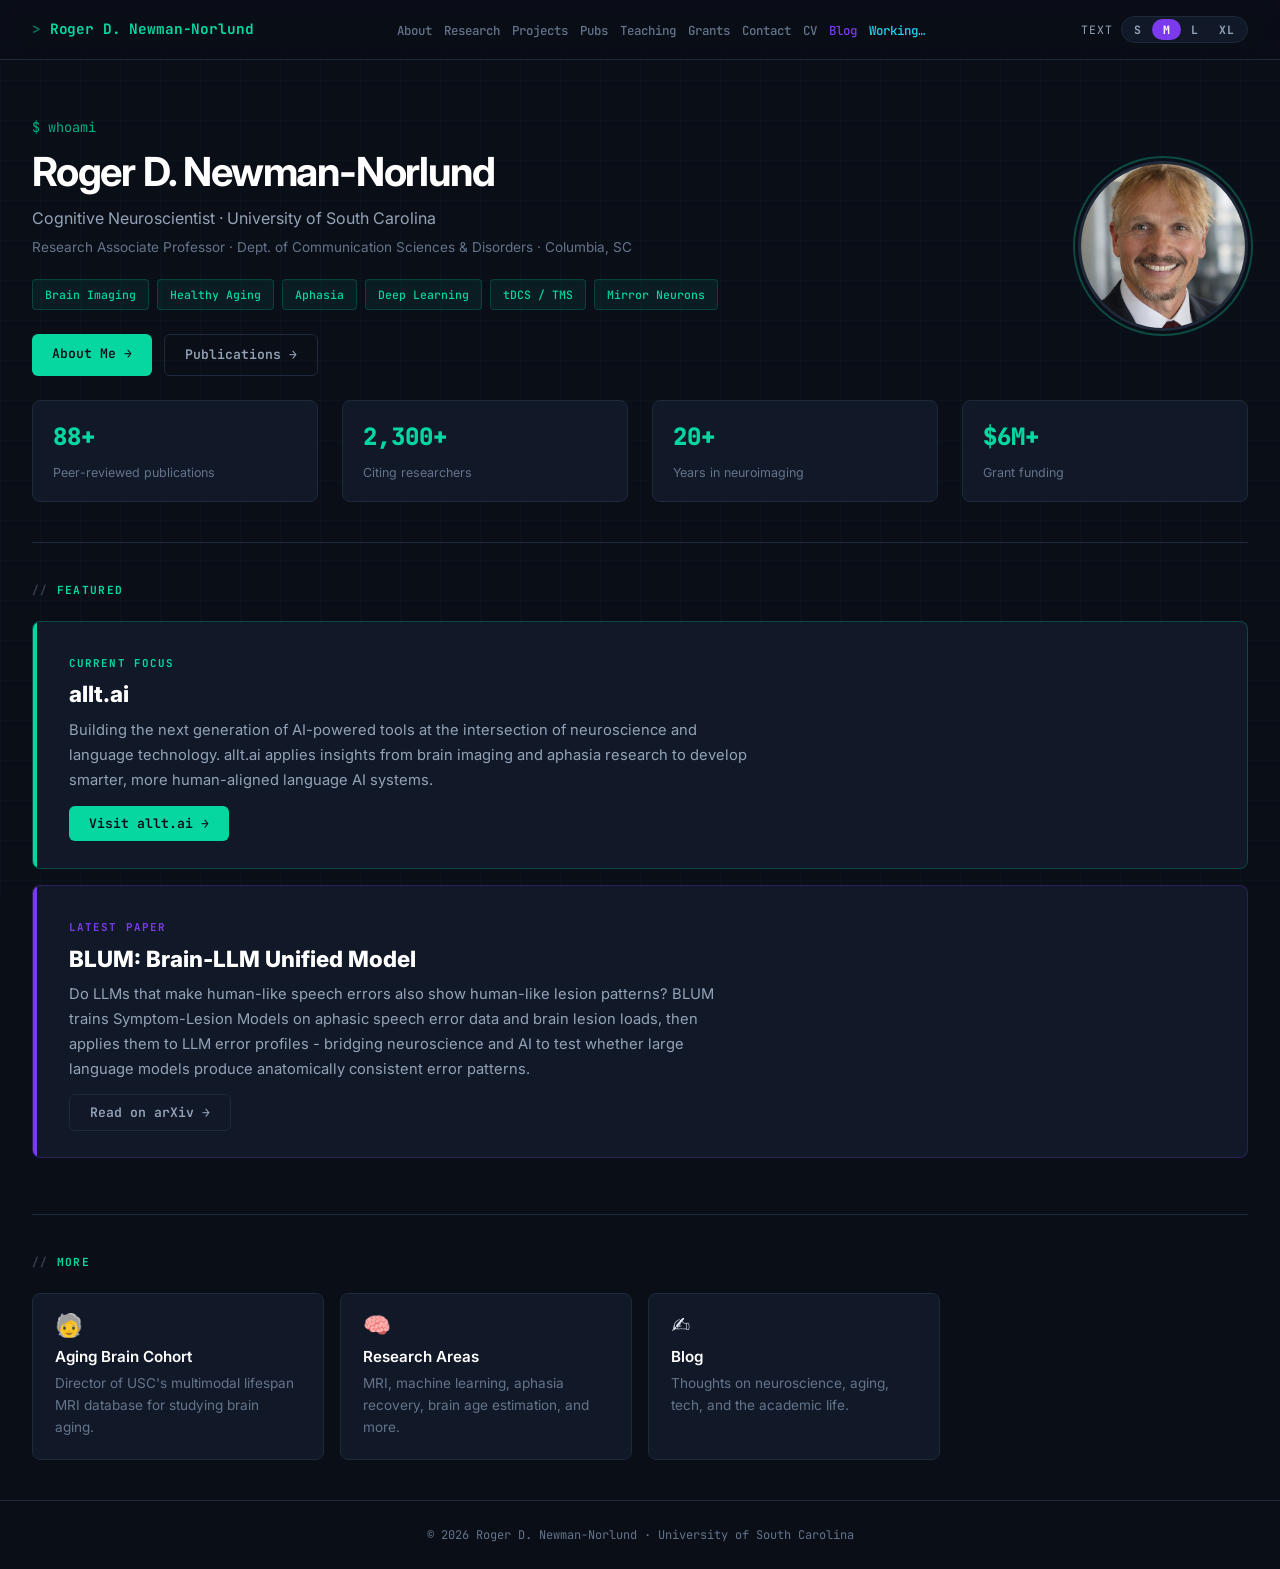
<file: index.html>
<!DOCTYPE html>
<html lang="en">
<head>
  <meta charset="UTF-8" />
  <meta name="viewport" content="width=device-width, initial-scale=1.0" />
  <title>Roger D. Newman-Norlund, PhD</title>
  <meta name="description" content="Roger D. Newman-Norlund, PhD - Cognitive neuroscientist at USC studying brain aging, aphasia, and the magic of the aging brain." />
  <link rel="preconnect" href="https://fonts.googleapis.com" />
  <link rel="preconnect" href="https://fonts.gstatic.com" crossorigin />
  <link href="https://fonts.googleapis.com/css2?family=Inter:wght@400;500;600;700;800&family=JetBrains+Mono:wght@400;500;600;700;800&display=swap" rel="stylesheet" />
  <link rel="stylesheet" href="style.css" />
</head>
<body>

  <nav>
    <a href="index.html" class="nav-name">Roger D. Newman-Norlund</a>
    <ul>
      <li><a href="about.html">About</a></li>
      <li><a href="research.html">Research</a></li>
      <li><a href="projects.html">Projects</a></li>
      <li><a href="publications.html">Pubs</a></li>
      <li><a href="teaching.html">Teaching</a></li>
      <li><a href="grants.html">Grants</a></li>
      <li><a href="contact.html">Contact</a></li>
      <li><a href="cv.html">CV</a></li>
      <li><a href="blog.html" class="nav-blog">Blog</a></li>
      <li><a href="working.html" class="nav-working">Working&hellip;</a></li>
    </ul>
  </nav>

  <main>
    <section id="hero">
      <div class="hero-layout">
        <div class="hero-text">
          <p class="hero-eyebrow">$ whoami</p>
          <h1>Roger D. Newman-Norlund</h1>
          <p class="tagline">Cognitive Neuroscientist &middot; University of South Carolina</p>
          <p class="hero-sub">
            Research Associate Professor &middot; Dept. of Communication Sciences &amp; Disorders &middot; Columbia, SC
          </p>
          <div class="hero-badges">
            <span class="badge">Brain Imaging</span>
            <span class="badge">Healthy Aging</span>
            <span class="badge">Aphasia</span>
            <span class="badge">Deep Learning</span>
            <span class="badge">tDCS / TMS</span>
            <span class="badge">Mirror Neurons</span>
          </div>
          <div class="hero-cta">
            <a href="about.html" class="btn-primary">About Me &rarr;</a>
            <a href="publications.html" class="btn-secondary">Publications &rarr;</a>
          </div>
        </div>
        <div class="hero-photo-wrap">
          <img class="hero-photo" src="roger.jpeg" alt="Roger D. Newman-Norlund" />
        </div>
      </div>

      <div class="stats-row">
        <div class="stat-card">
          <span class="stat-num">88+</span>
          <span class="stat-label">Peer-reviewed publications</span>
        </div>
        <div class="stat-card">
          <span class="stat-num">2,300+</span>
          <span class="stat-label">Citing researchers</span>
        </div>
        <div class="stat-card">
          <span class="stat-num">20+</span>
          <span class="stat-label">Years in neuroimaging</span>
        </div>
        <div class="stat-card">
          <span class="stat-num">$6M+</span>
          <span class="stat-label">Grant funding</span>
        </div>
      </div>
    </section>

    <!-- Featured: allt.ai -->
    <section id="featured">
      <h2>Featured</h2>
      <div class="featured-banner">
        <div class="featured-content">
          <span class="featured-label">Current Focus</span>
          <h3 class="featured-title"><a href="https://allt.ai" target="_blank" rel="noopener">allt.ai</a></h3>
          <p class="featured-desc">
            Building the next generation of AI-powered tools at the intersection of neuroscience and
            language technology. allt.ai applies insights from brain imaging and aphasia research to
            develop smarter, more human-aligned language AI systems.
          </p>
          <a href="https://allt.ai" target="_blank" rel="noopener" class="btn-primary">Visit allt.ai &rarr;</a>
        </div>
      </div>

      <div class="featured-banner featured-paper">
        <div class="featured-content">
          <span class="featured-label">Latest Paper</span>
          <h3 class="featured-title">BLUM: Brain-LLM Unified Model</h3>
          <p class="featured-desc">
            Do LLMs that make human-like speech errors also show human-like lesion patterns?
            BLUM trains Symptom-Lesion Models on aphasic speech error data and brain lesion loads,
            then applies them to LLM error profiles - bridging neuroscience and AI to test
            whether large language models produce anatomically consistent error patterns.
          </p>
          <a href="https://arxiv.org/abs/2602.04074" target="_blank" rel="noopener" class="btn-secondary">Read on arXiv &rarr;</a>
        </div>
      </div>
    </section>

    <!-- Quick highlights -->
    <section id="highlights">
      <h2>More</h2>
      <div class="project-grid">
        <a href="projects.html" class="card card-link">
          <div class="card-icon">&#x1F9D3;</div>
          <h3>Aging Brain Cohort</h3>
          <p class="card-desc">Director of USC's multimodal lifespan MRI database for studying brain aging.</p>
        </a>
        <a href="research.html" class="card card-link">
          <div class="card-icon">&#x1F9E0;</div>
          <h3>Research Areas</h3>
          <p class="card-desc">MRI, machine learning, aphasia recovery, brain age estimation, and more.</p>
        </a>
        <a href="blog.html" class="card card-link">
          <div class="card-icon">&#x270D;&#xFE0F;</div>
          <h3>Blog</h3>
          <p class="card-desc">Thoughts on neuroscience, aging, tech, and the academic life.</p>
        </a>
      </div>
    </section>
  </main>

  <footer>
    <p>&copy; 2026 Roger D. Newman-Norlund &middot; University of South Carolina</p>
  </footer>

<script src="text-size.js" defer></script>
</body>
</html>
</file>
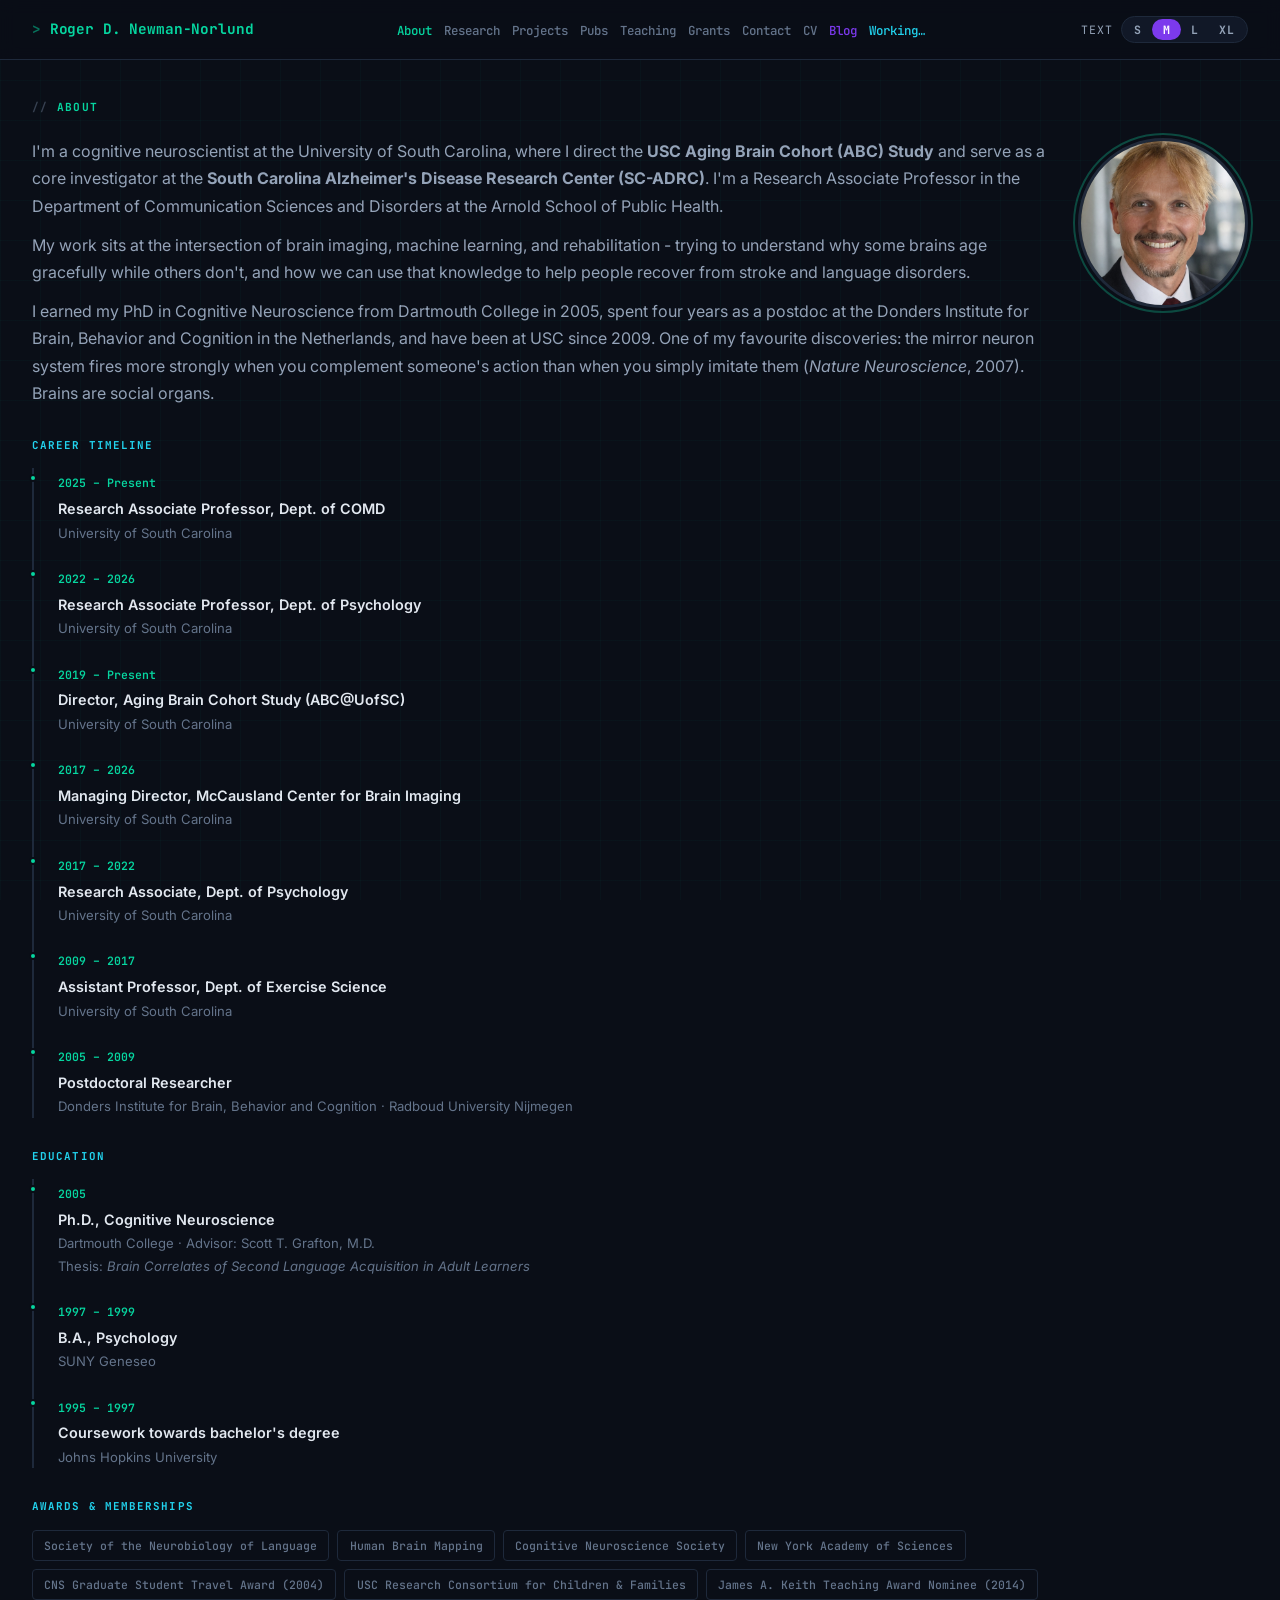
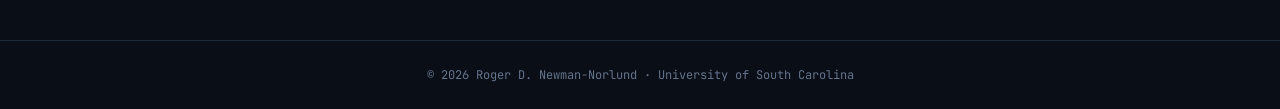
<file: about.html>
<!DOCTYPE html>
<html lang="en">
<head>
  <meta charset="UTF-8" />
  <meta name="viewport" content="width=device-width, initial-scale=1.0" />
  <title>About - Roger D. Newman-Norlund</title>
  <link rel="preconnect" href="https://fonts.googleapis.com" />
  <link rel="preconnect" href="https://fonts.gstatic.com" crossorigin />
  <link href="https://fonts.googleapis.com/css2?family=Inter:wght@400;500;600;700;800&family=JetBrains+Mono:wght@400;500;600;700;800&display=swap" rel="stylesheet" />
  <link rel="stylesheet" href="style.css" />
</head>
<body>

  <nav>
    <a href="index.html" class="nav-name">Roger D. Newman-Norlund</a>
    <ul>
      <li><a href="about.html" class="active">About</a></li>
      <li><a href="research.html">Research</a></li>
      <li><a href="projects.html">Projects</a></li>
      <li><a href="publications.html">Pubs</a></li>
      <li><a href="teaching.html">Teaching</a></li>
      <li><a href="grants.html">Grants</a></li>
      <li><a href="contact.html">Contact</a></li>
      <li><a href="cv.html">CV</a></li>
      <li><a href="blog.html" class="nav-blog">Blog</a></li>
      <li><a href="working.html" class="nav-working">Working&hellip;</a></li>
    </ul>
  </nav>

  <main>
    <section class="page-section">
      <h2>About</h2>

      <div class="about-layout">
        <div class="about-text">
          <p>
            I'm a cognitive neuroscientist at the University of South Carolina, where I direct the
            <strong>USC Aging Brain Cohort (ABC) Study</strong> and serve as a core investigator at the
            <strong>South Carolina Alzheimer's Disease Research Center (SC-ADRC)</strong>. I'm a
            Research Associate Professor in the Department of Communication Sciences and Disorders
            at the Arnold School of Public Health.
          </p>
          <p>
            My work sits at the intersection of brain imaging, machine learning, and rehabilitation -
            trying to understand why some brains age gracefully while others don't, and how we can
            use that knowledge to help people recover from stroke and language disorders.
          </p>
          <p>
            I earned my PhD in Cognitive Neuroscience from Dartmouth College in 2005, spent four
            years as a postdoc at the Donders Institute for Brain, Behavior and Cognition in the
            Netherlands, and have been at USC since 2009. One of my favourite discoveries: the mirror
            neuron system fires more strongly when you complement someone's action than when you
            simply imitate them (<em>Nature Neuroscience</em>, 2007). Brains are social organs.
          </p>
        </div>
        <div class="hero-photo-wrap about-photo-wrap">
          <img class="hero-photo" src="roger.jpeg" alt="Roger D. Newman-Norlund" />
        </div>
      </div>

      <h3 class="sub-heading">Career Timeline</h3>
      <ul class="timeline">
        <li>
          <span class="tl-date">2025 &ndash; Present</span>
          <div class="tl-title">Research Associate Professor, Dept. of COMD</div>
          <div class="tl-sub">University of South Carolina</div>
        </li>
        <li>
          <span class="tl-date">2022 &ndash; 2026</span>
          <div class="tl-title">Research Associate Professor, Dept. of Psychology</div>
          <div class="tl-sub">University of South Carolina</div>
        </li>
        <li>
          <span class="tl-date">2019 &ndash; Present</span>
          <div class="tl-title">Director, Aging Brain Cohort Study (ABC@UofSC)</div>
          <div class="tl-sub">University of South Carolina</div>
        </li>
        <li>
          <span class="tl-date">2017 &ndash; 2026</span>
          <div class="tl-title">Managing Director, McCausland Center for Brain Imaging</div>
          <div class="tl-sub">University of South Carolina</div>
        </li>
        <li>
          <span class="tl-date">2017 &ndash; 2022</span>
          <div class="tl-title">Research Associate, Dept. of Psychology</div>
          <div class="tl-sub">University of South Carolina</div>
        </li>
        <li>
          <span class="tl-date">2009 &ndash; 2017</span>
          <div class="tl-title">Assistant Professor, Dept. of Exercise Science</div>
          <div class="tl-sub">University of South Carolina</div>
        </li>
        <li>
          <span class="tl-date">2005 &ndash; 2009</span>
          <div class="tl-title">Postdoctoral Researcher</div>
          <div class="tl-sub">Donders Institute for Brain, Behavior and Cognition &middot; Radboud University Nijmegen</div>
        </li>
      </ul>

      <h3 class="sub-heading">Education</h3>
      <ul class="timeline">
        <li>
          <span class="tl-date">2005</span>
          <div class="tl-title">Ph.D., Cognitive Neuroscience</div>
          <div class="tl-sub">Dartmouth College &middot; Advisor: Scott T. Grafton, M.D.</div>
          <div class="tl-sub">Thesis: <em>Brain Correlates of Second Language Acquisition in Adult Learners</em></div>
        </li>
        <li>
          <span class="tl-date">1997 &ndash; 1999</span>
          <div class="tl-title">B.A., Psychology</div>
          <div class="tl-sub">SUNY Geneseo</div>
        </li>
        <li>
          <span class="tl-date">1995 &ndash; 1997</span>
          <div class="tl-title">Coursework towards bachelor's degree</div>
          <div class="tl-sub">Johns Hopkins University</div>
        </li>
      </ul>

      <h3 class="sub-heading">Awards &amp; Memberships</h3>
      <div class="tag-list" style="margin-top:0.75rem;">
        <span class="tag">Society of the Neurobiology of Language</span>
        <span class="tag">Human Brain Mapping</span>
        <span class="tag">Cognitive Neuroscience Society</span>
        <span class="tag">New York Academy of Sciences</span>
        <span class="tag">CNS Graduate Student Travel Award (2004)</span>
        <span class="tag">USC Research Consortium for Children &amp; Families</span>
        <span class="tag">James A. Keith Teaching Award Nominee (2014)</span>
      </div>
    </section>
  </main>

  <footer>
    <p>&copy; 2026 Roger D. Newman-Norlund &middot; University of South Carolina</p>
  </footer>

<script src="text-size.js" defer></script>
</body>
</html>
</file>
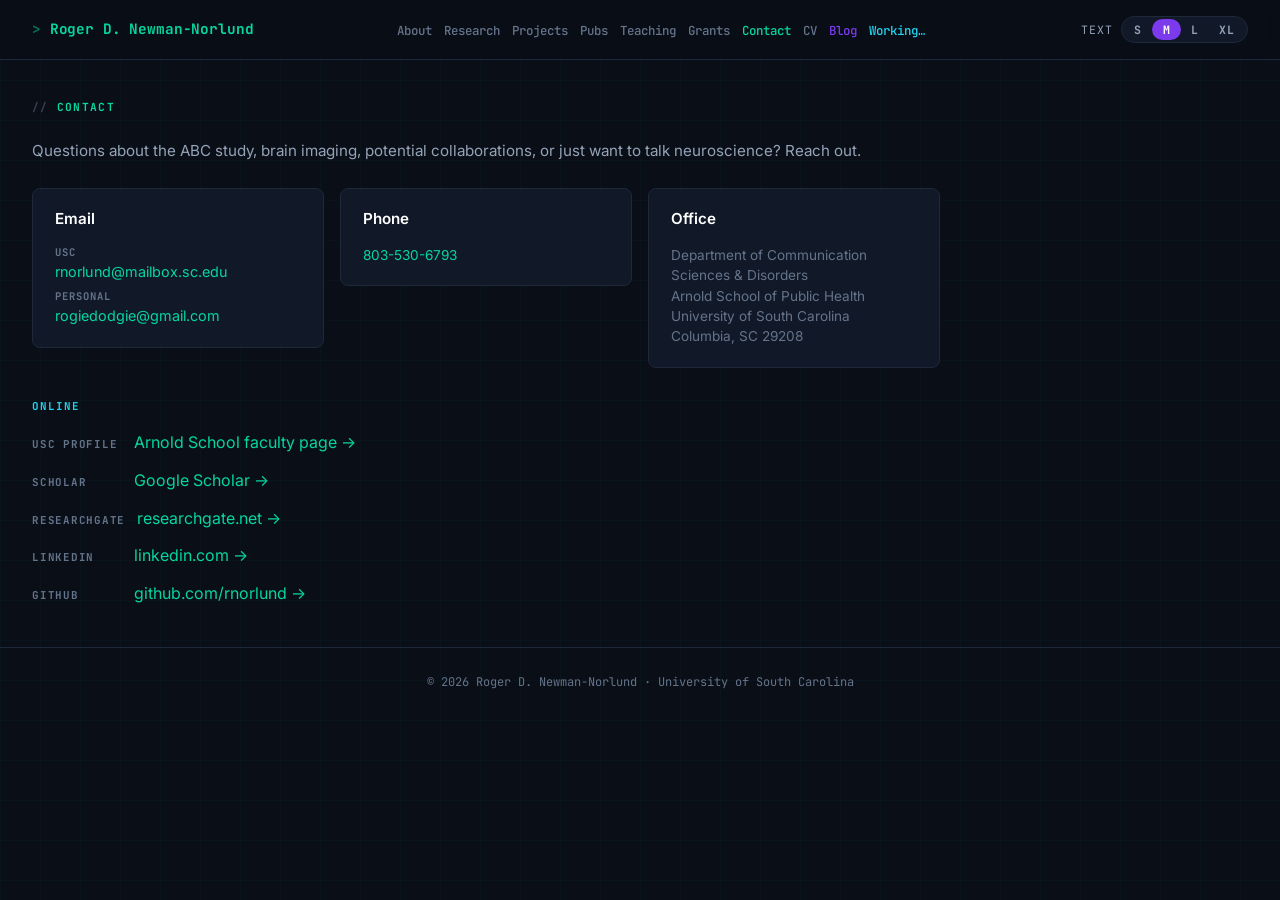
<file: contact.html>
<!DOCTYPE html>
<html lang="en">
<head>
  <meta charset="UTF-8" />
  <meta name="viewport" content="width=device-width, initial-scale=1.0" />
  <title>Contact - Roger D. Newman-Norlund</title>
  <link rel="preconnect" href="https://fonts.googleapis.com" />
  <link rel="preconnect" href="https://fonts.gstatic.com" crossorigin />
  <link href="https://fonts.googleapis.com/css2?family=Inter:wght@400;500;600;700;800&family=JetBrains+Mono:wght@400;500;600;700;800&display=swap" rel="stylesheet" />
  <link rel="stylesheet" href="style.css" />
</head>
<body>

  <nav>
    <a href="index.html" class="nav-name">Roger D. Newman-Norlund</a>
    <ul>
      <li><a href="about.html">About</a></li>
      <li><a href="research.html">Research</a></li>
      <li><a href="projects.html">Projects</a></li>
      <li><a href="publications.html">Pubs</a></li>
      <li><a href="teaching.html">Teaching</a></li>
      <li><a href="grants.html">Grants</a></li>
      <li><a href="contact.html" class="active">Contact</a></li>
      <li><a href="cv.html">CV</a></li>
      <li><a href="blog.html" class="nav-blog">Blog</a></li>
      <li><a href="working.html" class="nav-working">Working&hellip;</a></li>
    </ul>
  </nav>

  <main>
    <section class="page-section">
      <h2>Contact</h2>
      <p class="page-intro">
        Questions about the ABC study, brain imaging, potential collaborations, or just want to talk
        neuroscience? Reach out.
      </p>

      <div class="contact-grid">
        <div class="card contact-card">
          <h3>Email</h3>
          <ul class="contact-emails">
            <li>
              <span class="contact-label">USC</span>
              <a href="mailto:rnorlund@mailbox.sc.edu">rnorlund@mailbox.sc.edu</a>
            </li>
            <li>
              <span class="contact-label">Personal</span>
              <a href="mailto:rogiedodgie@gmail.com">rogiedodgie@gmail.com</a>
            </li>
          </ul>
        </div>
        <div class="card contact-card">
          <h3>Phone</h3>
          <p class="card-desc">
            <a href="tel:+18035306793">803-530-6793</a>
          </p>
        </div>
        <div class="card contact-card">
          <h3>Office</h3>
          <p class="card-desc">
            Department of Communication Sciences &amp; Disorders<br>
            Arnold School of Public Health<br>
            University of South Carolina<br>
            Columbia, SC 29208
          </p>
        </div>
      </div>

      <h3 class="sub-heading">Online</h3>
      <ul class="contact-list">
        <li>
          <span class="contact-label">USC Profile</span>
          <a href="https://sc.edu/study/colleges_schools/public_health/faculty-staff/newman_norlund_roger.php" target="_blank" rel="noopener">Arnold School faculty page &rarr;</a>
        </li>
        <li>
          <span class="contact-label">Scholar</span>
          <a href="https://scholar.google.com/citations?user=VnE6YMAAAAAJ&hl=en" target="_blank" rel="noopener">Google Scholar &rarr;</a>
        </li>
        <li>
          <span class="contact-label">ResearchGate</span>
          <a href="https://www.researchgate.net/profile/Roger-Newman-Norlund-2" target="_blank" rel="noopener">researchgate.net &rarr;</a>
        </li>
        <li>
          <span class="contact-label">LinkedIn</span>
          <a href="https://www.linkedin.com/in/newman-norlund-roger-0a089585/" target="_blank" rel="noopener">linkedin.com &rarr;</a>
        </li>
        <li>
          <span class="contact-label">GitHub</span>
          <a href="https://github.com/rnorlund" target="_blank" rel="noopener">github.com/rnorlund &rarr;</a>
        </li>
      </ul>
    </section>
  </main>

  <footer>
    <p>&copy; 2026 Roger D. Newman-Norlund &middot; University of South Carolina</p>
  </footer>

<script src="text-size.js" defer></script>
</body>
</html>
</file>
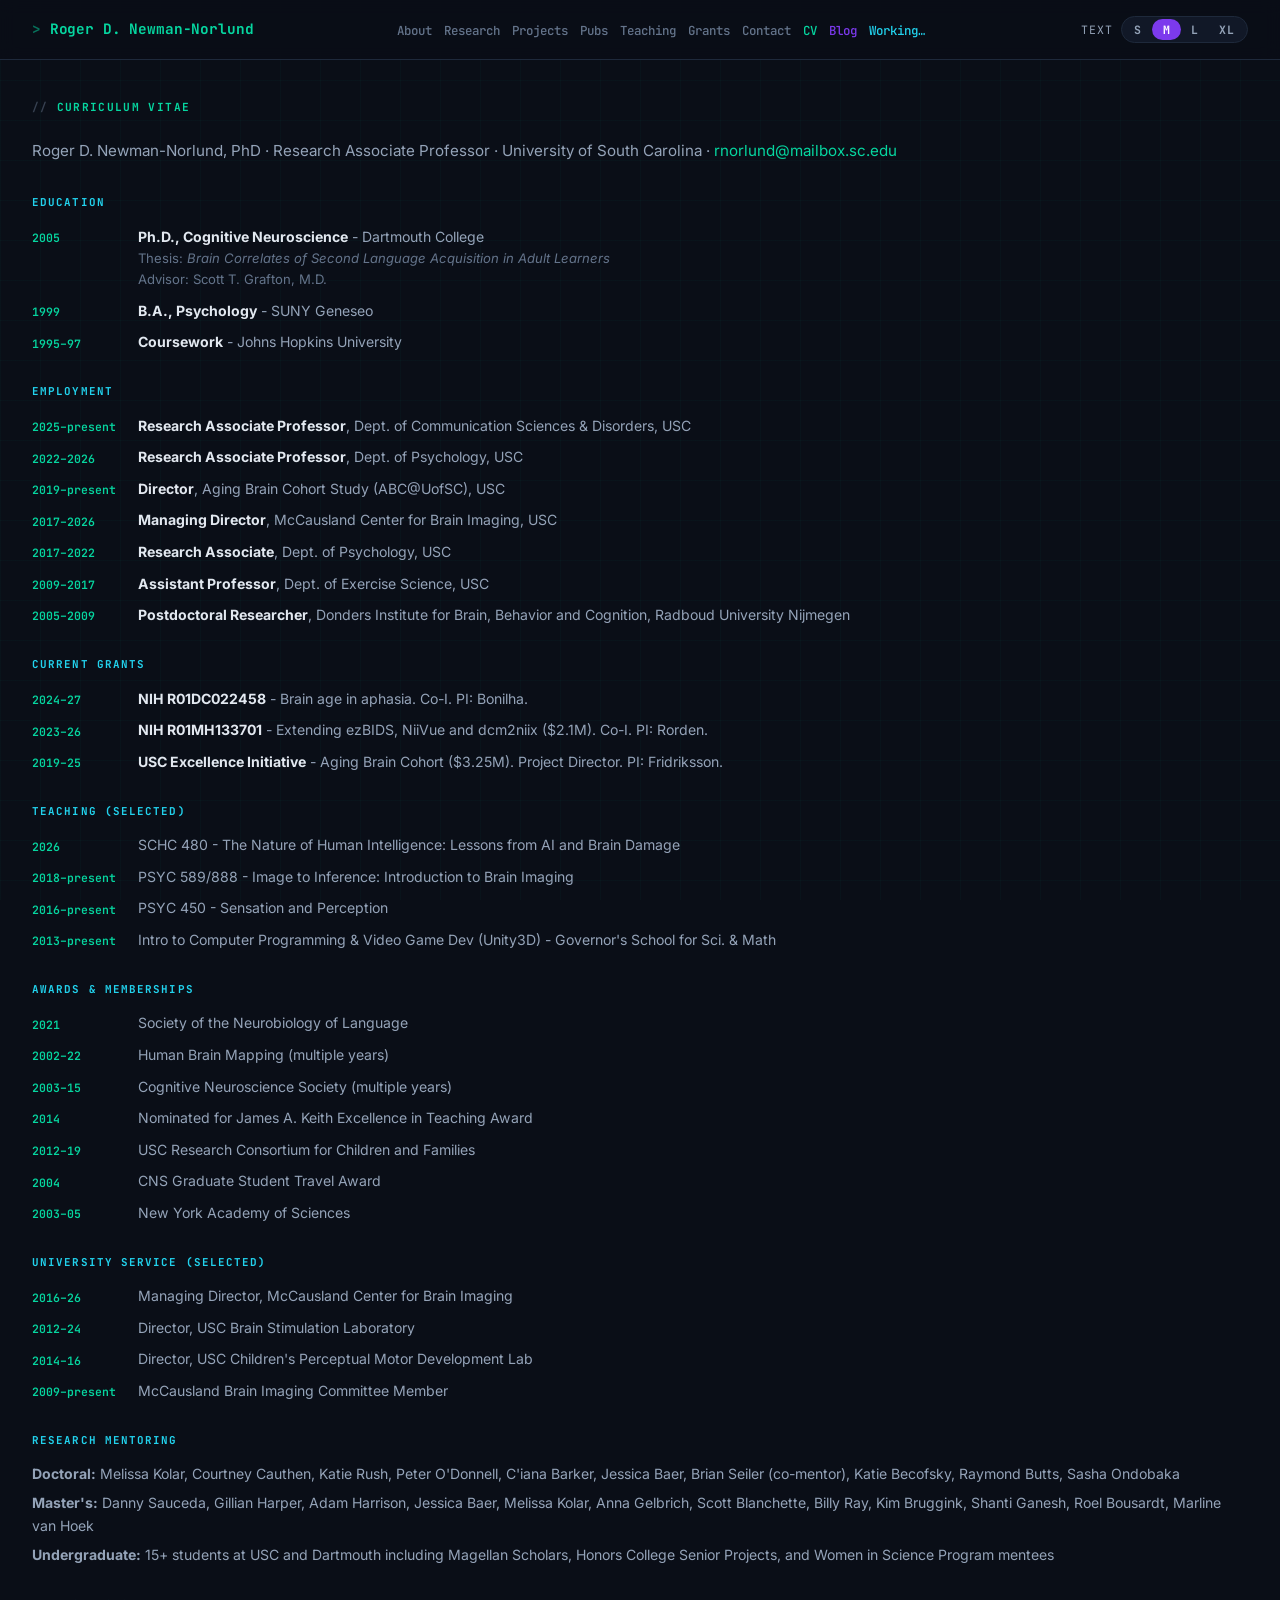
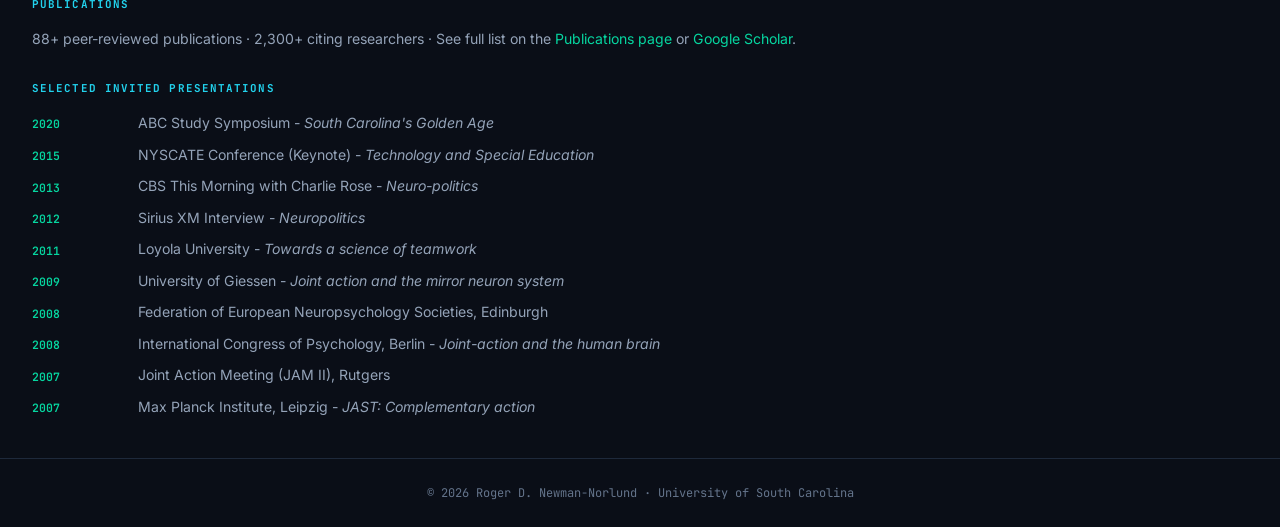
<file: cv.html>
<!DOCTYPE html>
<html lang="en">
<head>
  <meta charset="UTF-8" />
  <meta name="viewport" content="width=device-width, initial-scale=1.0" />
  <title>CV - Roger D. Newman-Norlund</title>
  <link rel="preconnect" href="https://fonts.googleapis.com" />
  <link rel="preconnect" href="https://fonts.gstatic.com" crossorigin />
  <link href="https://fonts.googleapis.com/css2?family=Inter:wght@400;500;600;700;800&family=JetBrains+Mono:wght@400;500;600;700;800&display=swap" rel="stylesheet" />
  <link rel="stylesheet" href="style.css" />
</head>
<body>

  <nav>
    <a href="index.html" class="nav-name">Roger D. Newman-Norlund</a>
    <ul>
      <li><a href="about.html">About</a></li>
      <li><a href="research.html">Research</a></li>
      <li><a href="projects.html">Projects</a></li>
      <li><a href="publications.html">Pubs</a></li>
      <li><a href="teaching.html">Teaching</a></li>
      <li><a href="grants.html">Grants</a></li>
      <li><a href="contact.html">Contact</a></li>
      <li><a href="cv.html" class="active">CV</a></li>
      <li><a href="blog.html" class="nav-blog">Blog</a></li>
      <li><a href="working.html" class="nav-working">Working&hellip;</a></li>
    </ul>
  </nav>

  <main>
    <section class="page-section">
      <h2>Curriculum Vitae</h2>
      <p class="page-intro">
        Roger D. Newman-Norlund, PhD &middot; Research Associate Professor &middot;
        University of South Carolina &middot;
        <a href="mailto:rnorlund@mailbox.sc.edu">rnorlund@mailbox.sc.edu</a>
      </p>

      <!-- EDUCATION -->
      <h3 class="sub-heading">Education</h3>
      <ul class="cv-list">
        <li>
          <span class="cv-date">2005</span>
          <div>
            <strong>Ph.D., Cognitive Neuroscience</strong> - Dartmouth College<br>
            <span class="cv-detail">Thesis: <em>Brain Correlates of Second Language Acquisition in Adult Learners</em><br>
            Advisor: Scott T. Grafton, M.D.</span>
          </div>
        </li>
        <li>
          <span class="cv-date">1999</span>
          <div>
            <strong>B.A., Psychology</strong> - SUNY Geneseo
          </div>
        </li>
        <li>
          <span class="cv-date">1995&ndash;97</span>
          <div>
            <strong>Coursework</strong> - Johns Hopkins University
          </div>
        </li>
      </ul>

      <!-- EMPLOYMENT -->
      <h3 class="sub-heading">Employment</h3>
      <ul class="cv-list">
        <li>
          <span class="cv-date">2025&ndash;present</span>
          <div><strong>Research Associate Professor</strong>, Dept. of Communication Sciences &amp; Disorders, USC</div>
        </li>
        <li>
          <span class="cv-date">2022&ndash;2026</span>
          <div><strong>Research Associate Professor</strong>, Dept. of Psychology, USC</div>
        </li>
        <li>
          <span class="cv-date">2019&ndash;present</span>
          <div><strong>Director</strong>, Aging Brain Cohort Study (ABC@UofSC), USC</div>
        </li>
        <li>
          <span class="cv-date">2017&ndash;2026</span>
          <div><strong>Managing Director</strong>, McCausland Center for Brain Imaging, USC</div>
        </li>
        <li>
          <span class="cv-date">2017&ndash;2022</span>
          <div><strong>Research Associate</strong>, Dept. of Psychology, USC</div>
        </li>
        <li>
          <span class="cv-date">2009&ndash;2017</span>
          <div><strong>Assistant Professor</strong>, Dept. of Exercise Science, USC</div>
        </li>
        <li>
          <span class="cv-date">2005&ndash;2009</span>
          <div><strong>Postdoctoral Researcher</strong>, Donders Institute for Brain, Behavior and Cognition, Radboud University Nijmegen</div>
        </li>
      </ul>

      <!-- CURRENT GRANTS -->
      <h3 class="sub-heading">Current Grants</h3>
      <ul class="cv-list">
        <li>
          <span class="cv-date">2024&ndash;27</span>
          <div><strong>NIH R01DC022458</strong> - Brain age in aphasia. Co-I. PI: Bonilha.</div>
        </li>
        <li>
          <span class="cv-date">2023&ndash;26</span>
          <div><strong>NIH R01MH133701</strong> - Extending ezBIDS, NiiVue and dcm2niix ($2.1M). Co-I. PI: Rorden.</div>
        </li>
        <li>
          <span class="cv-date">2019&ndash;25</span>
          <div><strong>USC Excellence Initiative</strong> - Aging Brain Cohort ($3.25M). Project Director. PI: Fridriksson.</div>
        </li>
      </ul>

      <!-- TEACHING -->
      <h3 class="sub-heading">Teaching (Selected)</h3>
      <ul class="cv-list">
        <li>
          <span class="cv-date">2026</span>
          <div>SCHC 480 - The Nature of Human Intelligence: Lessons from AI and Brain Damage</div>
        </li>
        <li>
          <span class="cv-date">2018&ndash;present</span>
          <div>PSYC 589/888 - Image to Inference: Introduction to Brain Imaging</div>
        </li>
        <li>
          <span class="cv-date">2016&ndash;present</span>
          <div>PSYC 450 - Sensation and Perception</div>
        </li>
        <li>
          <span class="cv-date">2013&ndash;present</span>
          <div>Intro to Computer Programming &amp; Video Game Dev (Unity3D) - Governor's School for Sci. &amp; Math</div>
        </li>
      </ul>

      <!-- AWARDS -->
      <h3 class="sub-heading">Awards &amp; Memberships</h3>
      <ul class="cv-list">
        <li><span class="cv-date">2021</span><div>Society of the Neurobiology of Language</div></li>
        <li><span class="cv-date">2002&ndash;22</span><div>Human Brain Mapping (multiple years)</div></li>
        <li><span class="cv-date">2003&ndash;15</span><div>Cognitive Neuroscience Society (multiple years)</div></li>
        <li><span class="cv-date">2014</span><div>Nominated for James A. Keith Excellence in Teaching Award</div></li>
        <li><span class="cv-date">2012&ndash;19</span><div>USC Research Consortium for Children and Families</div></li>
        <li><span class="cv-date">2004</span><div>CNS Graduate Student Travel Award</div></li>
        <li><span class="cv-date">2003&ndash;05</span><div>New York Academy of Sciences</div></li>
      </ul>

      <!-- SERVICE -->
      <h3 class="sub-heading">University Service (Selected)</h3>
      <ul class="cv-list">
        <li><span class="cv-date">2016&ndash;26</span><div>Managing Director, McCausland Center for Brain Imaging</div></li>
        <li><span class="cv-date">2012&ndash;24</span><div>Director, USC Brain Stimulation Laboratory</div></li>
        <li><span class="cv-date">2014&ndash;16</span><div>Director, USC Children's Perceptual Motor Development Lab</div></li>
        <li><span class="cv-date">2009&ndash;present</span><div>McCausland Brain Imaging Committee Member</div></li>
      </ul>

      <!-- MENTORING -->
      <h3 class="sub-heading">Research Mentoring</h3>
      <div class="cv-summary">
        <p><strong>Doctoral:</strong> Melissa Kolar, Courtney Cauthen, Katie Rush, Peter O'Donnell, C'iana Barker, Jessica Baer, Brian Seiler (co-mentor), Katie Becofsky, Raymond Butts, Sasha Ondobaka</p>
        <p><strong>Master's:</strong> Danny Sauceda, Gillian Harper, Adam Harrison, Jessica Baer, Melissa Kolar, Anna Gelbrich, Scott Blanchette, Billy Ray, Kim Bruggink, Shanti Ganesh, Roel Bousardt, Marline van Hoek</p>
        <p><strong>Undergraduate:</strong> 15+ students at USC and Dartmouth including Magellan Scholars, Honors College Senior Projects, and Women in Science Program mentees</p>
      </div>

      <!-- PUBLICATIONS -->
      <h3 class="sub-heading">Publications</h3>
      <p class="cv-summary">
        88+ peer-reviewed publications &middot; 2,300+ citing researchers &middot;
        See full list on the <a href="publications.html">Publications page</a> or
        <a href="https://scholar.google.com/citations?user=VnE6YMAAAAAJ&hl=en" target="_blank" rel="noopener">Google Scholar</a>.
      </p>

      <!-- INVITED TALKS -->
      <h3 class="sub-heading">Selected Invited Presentations</h3>
      <ul class="cv-list">
        <li><span class="cv-date">2020</span><div>ABC Study Symposium - <em>South Carolina's Golden Age</em></div></li>
        <li><span class="cv-date">2015</span><div>NYSCATE Conference (Keynote) - <em>Technology and Special Education</em></div></li>
        <li><span class="cv-date">2013</span><div>CBS This Morning with Charlie Rose - <em>Neuro-politics</em></div></li>
        <li><span class="cv-date">2012</span><div>Sirius XM Interview - <em>Neuropolitics</em></div></li>
        <li><span class="cv-date">2011</span><div>Loyola University - <em>Towards a science of teamwork</em></div></li>
        <li><span class="cv-date">2009</span><div>University of Giessen - <em>Joint action and the mirror neuron system</em></div></li>
        <li><span class="cv-date">2008</span><div>Federation of European Neuropsychology Societies, Edinburgh</div></li>
        <li><span class="cv-date">2008</span><div>International Congress of Psychology, Berlin - <em>Joint-action and the human brain</em></div></li>
        <li><span class="cv-date">2007</span><div>Joint Action Meeting (JAM II), Rutgers</div></li>
        <li><span class="cv-date">2007</span><div>Max Planck Institute, Leipzig - <em>JAST: Complementary action</em></div></li>
      </ul>

    </section>
  </main>

  <footer>
    <p>&copy; 2026 Roger D. Newman-Norlund &middot; University of South Carolina</p>
  </footer>

<script src="text-size.js" defer></script>
</body>
</html>
</file>
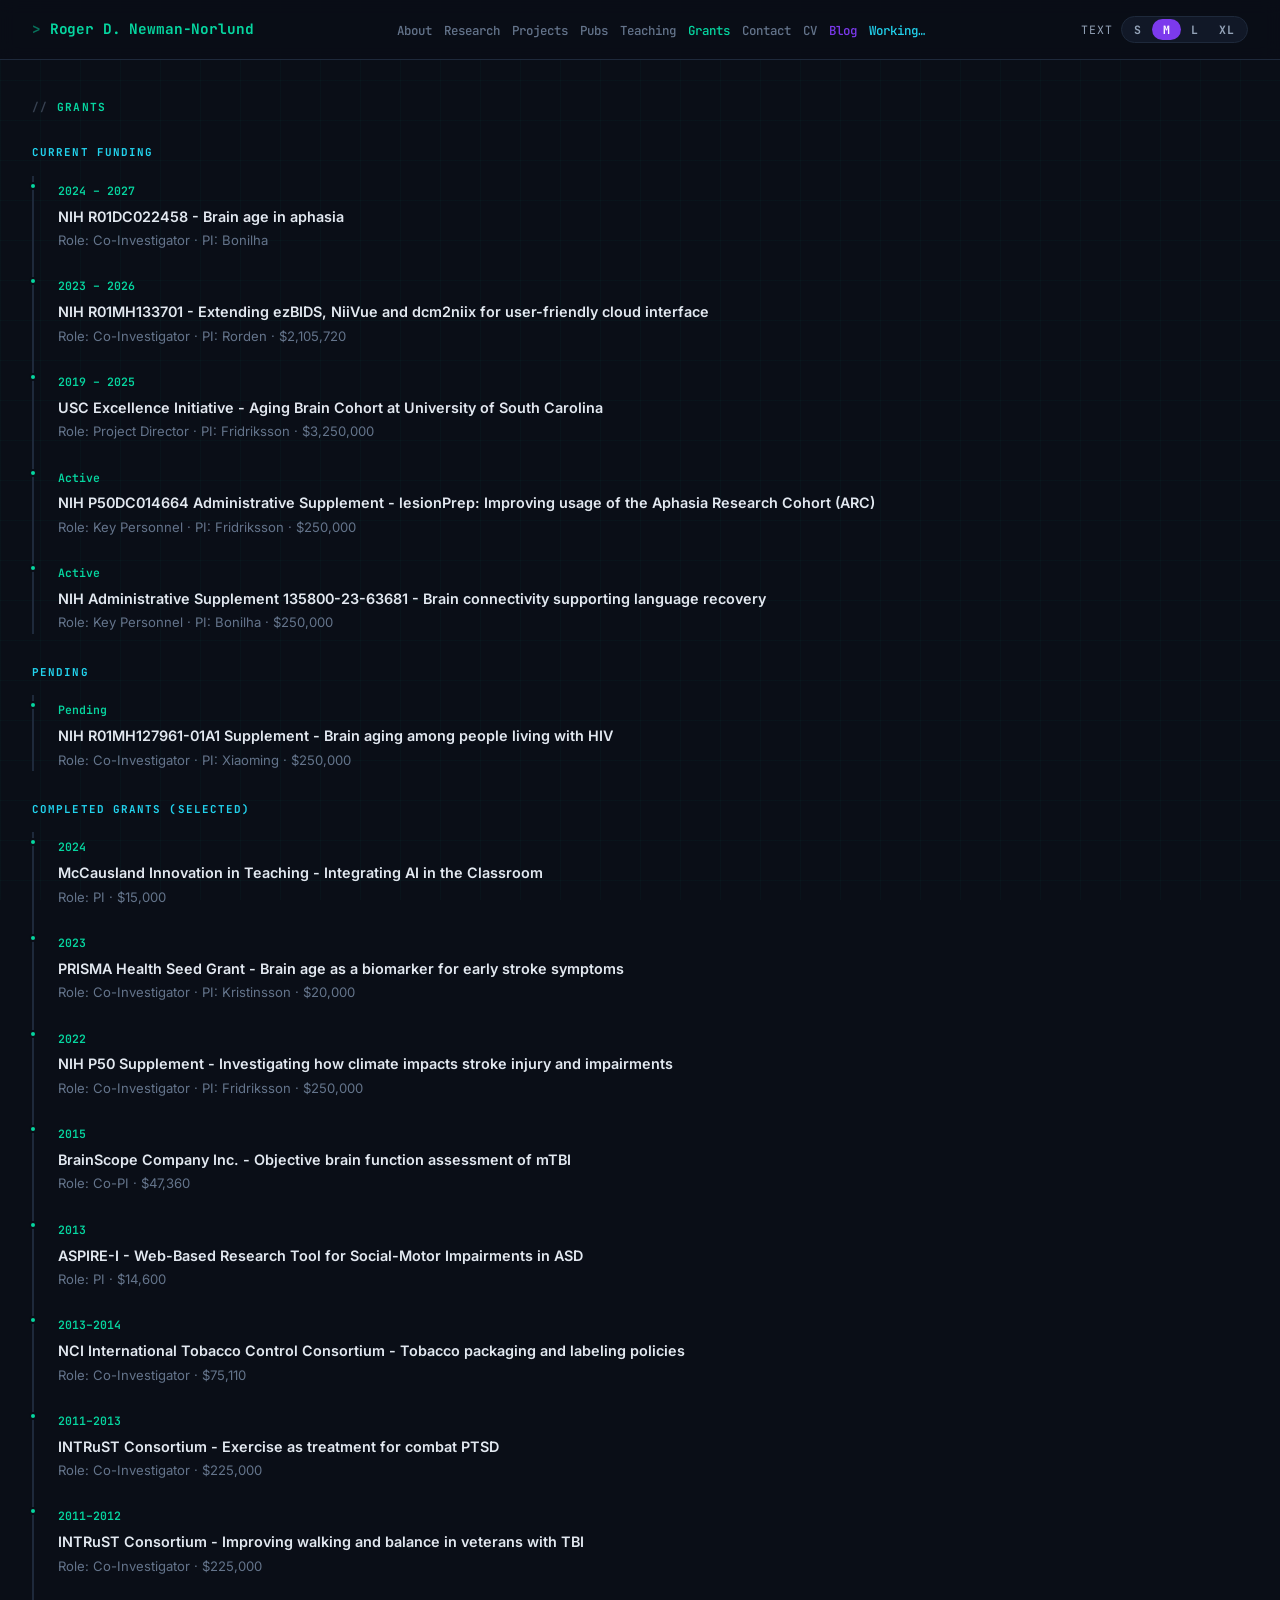
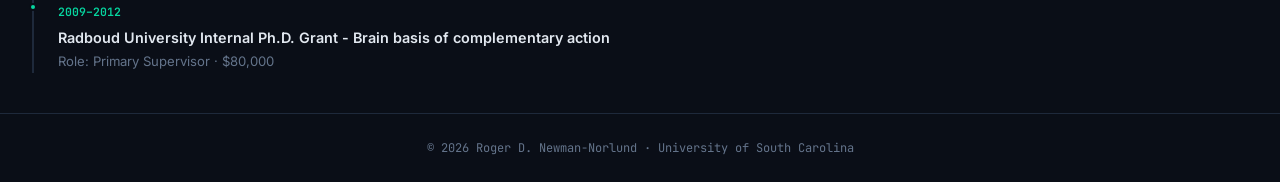
<file: grants.html>
<!DOCTYPE html>
<html lang="en">
<head>
  <meta charset="UTF-8" />
  <meta name="viewport" content="width=device-width, initial-scale=1.0" />
  <title>Grants - Roger D. Newman-Norlund</title>
  <link rel="preconnect" href="https://fonts.googleapis.com" />
  <link rel="preconnect" href="https://fonts.gstatic.com" crossorigin />
  <link href="https://fonts.googleapis.com/css2?family=Inter:wght@400;500;600;700;800&family=JetBrains+Mono:wght@400;500;600;700;800&display=swap" rel="stylesheet" />
  <link rel="stylesheet" href="style.css" />
</head>
<body>

  <nav>
    <a href="index.html" class="nav-name">Roger D. Newman-Norlund</a>
    <ul>
      <li><a href="about.html">About</a></li>
      <li><a href="research.html">Research</a></li>
      <li><a href="projects.html">Projects</a></li>
      <li><a href="publications.html">Pubs</a></li>
      <li><a href="teaching.html">Teaching</a></li>
      <li><a href="grants.html" class="active">Grants</a></li>
      <li><a href="contact.html">Contact</a></li>
      <li><a href="cv.html">CV</a></li>
      <li><a href="blog.html" class="nav-blog">Blog</a></li>
      <li><a href="working.html" class="nav-working">Working&hellip;</a></li>
    </ul>
  </nav>

  <main>
    <section class="page-section">
      <h2>Grants</h2>

      <h3 class="sub-heading">Current Funding</h3>
      <ul class="timeline">
        <li>
          <span class="tl-date">2024 &ndash; 2027</span>
          <div class="tl-title">NIH R01DC022458 - Brain age in aphasia</div>
          <div class="tl-sub">Role: Co-Investigator &middot; PI: Bonilha</div>
        </li>
        <li>
          <span class="tl-date">2023 &ndash; 2026</span>
          <div class="tl-title">NIH R01MH133701 - Extending ezBIDS, NiiVue and dcm2niix for user-friendly cloud interface</div>
          <div class="tl-sub">Role: Co-Investigator &middot; PI: Rorden &middot; $2,105,720</div>
        </li>
        <li>
          <span class="tl-date">2019 &ndash; 2025</span>
          <div class="tl-title">USC Excellence Initiative - Aging Brain Cohort at University of South Carolina</div>
          <div class="tl-sub">Role: Project Director &middot; PI: Fridriksson &middot; $3,250,000</div>
        </li>
        <li>
          <span class="tl-date">Active</span>
          <div class="tl-title">NIH P50DC014664 Administrative Supplement - lesionPrep: Improving usage of the Aphasia Research Cohort (ARC)</div>
          <div class="tl-sub">Role: Key Personnel &middot; PI: Fridriksson &middot; $250,000</div>
        </li>
        <li>
          <span class="tl-date">Active</span>
          <div class="tl-title">NIH Administrative Supplement 135800-23-63681 - Brain connectivity supporting language recovery</div>
          <div class="tl-sub">Role: Key Personnel &middot; PI: Bonilha &middot; $250,000</div>
        </li>
      </ul>

      <h3 class="sub-heading">Pending</h3>
      <ul class="timeline">
        <li>
          <span class="tl-date">Pending</span>
          <div class="tl-title">NIH R01MH127961-01A1 Supplement - Brain aging among people living with HIV</div>
          <div class="tl-sub">Role: Co-Investigator &middot; PI: Xiaoming &middot; $250,000</div>
        </li>
      </ul>

      <h3 class="sub-heading">Completed Grants (Selected)</h3>
      <ul class="timeline">
        <li>
          <span class="tl-date">2024</span>
          <div class="tl-title">McCausland Innovation in Teaching - Integrating AI in the Classroom</div>
          <div class="tl-sub">Role: PI &middot; $15,000</div>
        </li>
        <li>
          <span class="tl-date">2023</span>
          <div class="tl-title">PRISMA Health Seed Grant - Brain age as a biomarker for early stroke symptoms</div>
          <div class="tl-sub">Role: Co-Investigator &middot; PI: Kristinsson &middot; $20,000</div>
        </li>
        <li>
          <span class="tl-date">2022</span>
          <div class="tl-title">NIH P50 Supplement - Investigating how climate impacts stroke injury and impairments</div>
          <div class="tl-sub">Role: Co-Investigator &middot; PI: Fridriksson &middot; $250,000</div>
        </li>
        <li>
          <span class="tl-date">2015</span>
          <div class="tl-title">BrainScope Company Inc. - Objective brain function assessment of mTBI</div>
          <div class="tl-sub">Role: Co-PI &middot; $47,360</div>
        </li>
        <li>
          <span class="tl-date">2013</span>
          <div class="tl-title">ASPIRE-I - Web-Based Research Tool for Social-Motor Impairments in ASD</div>
          <div class="tl-sub">Role: PI &middot; $14,600</div>
        </li>
        <li>
          <span class="tl-date">2013&ndash;2014</span>
          <div class="tl-title">NCI International Tobacco Control Consortium - Tobacco packaging and labeling policies</div>
          <div class="tl-sub">Role: Co-Investigator &middot; $75,110</div>
        </li>
        <li>
          <span class="tl-date">2011&ndash;2013</span>
          <div class="tl-title">INTRuST Consortium - Exercise as treatment for combat PTSD</div>
          <div class="tl-sub">Role: Co-Investigator &middot; $225,000</div>
        </li>
        <li>
          <span class="tl-date">2011&ndash;2012</span>
          <div class="tl-title">INTRuST Consortium - Improving walking and balance in veterans with TBI</div>
          <div class="tl-sub">Role: Co-Investigator &middot; $225,000</div>
        </li>
        <li>
          <span class="tl-date">2009&ndash;2012</span>
          <div class="tl-title">Radboud University Internal Ph.D. Grant - Brain basis of complementary action</div>
          <div class="tl-sub">Role: Primary Supervisor &middot; $80,000</div>
        </li>
      </ul>
    </section>
  </main>

  <footer>
    <p>&copy; 2026 Roger D. Newman-Norlund &middot; University of South Carolina</p>
  </footer>

<script src="text-size.js" defer></script>
</body>
</html>
</file>
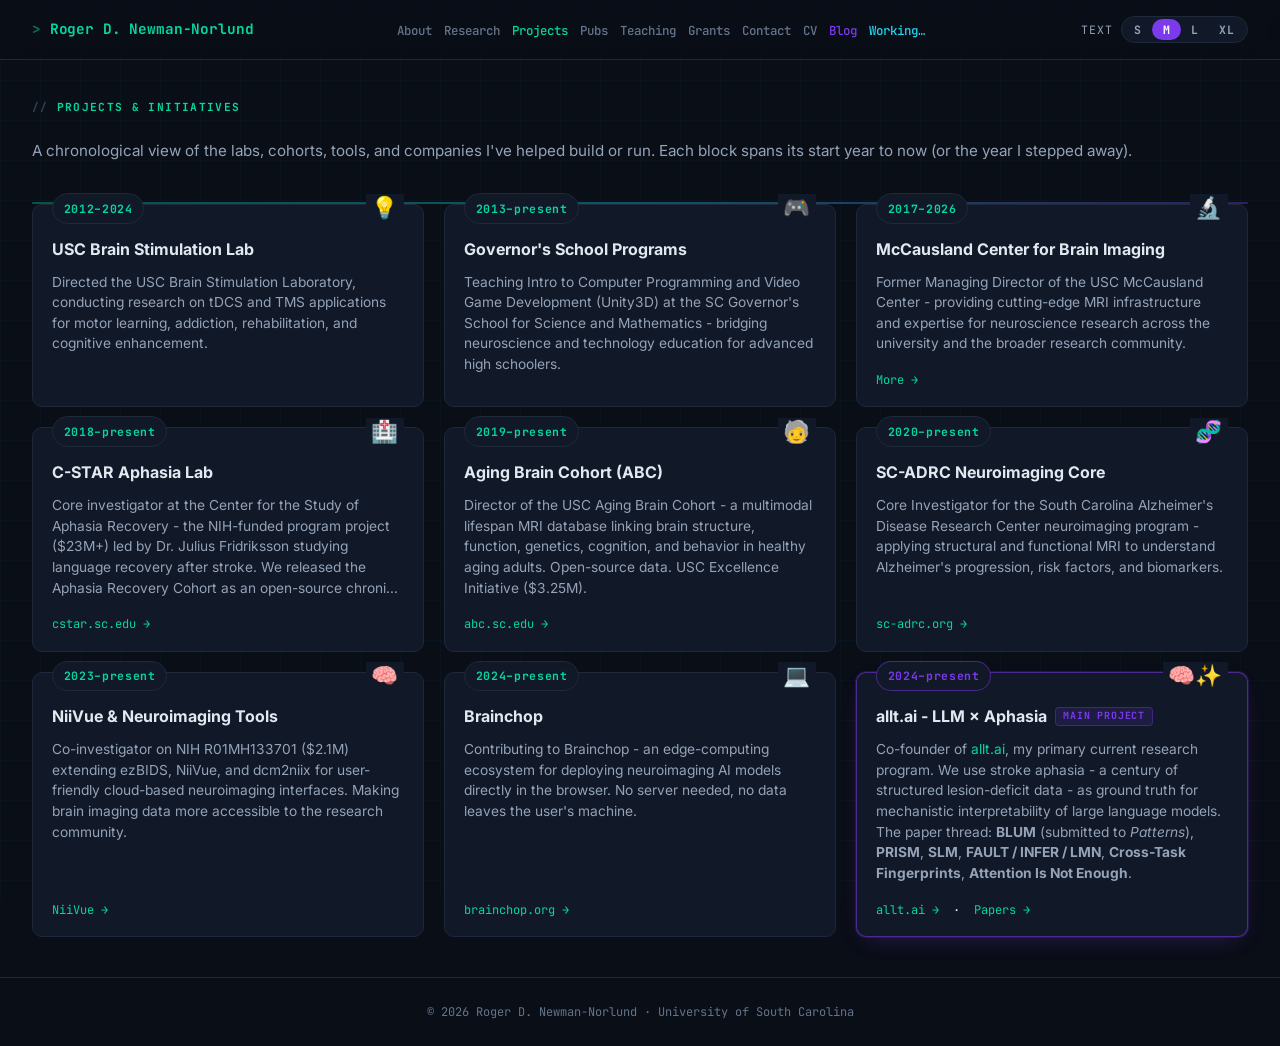
<file: projects.html>
<!DOCTYPE html>
<html lang="en">
<head>
  <meta charset="UTF-8" />
  <meta name="viewport" content="width=device-width, initial-scale=1.0" />
  <title>Projects - Roger D. Newman-Norlund</title>
  <link rel="preconnect" href="https://fonts.googleapis.com" />
  <link rel="preconnect" href="https://fonts.gstatic.com" crossorigin />
  <link href="https://fonts.googleapis.com/css2?family=Inter:wght@400;500;600;700;800&family=JetBrains+Mono:wght@400;500;600;700;800&display=swap" rel="stylesheet" />
  <link rel="stylesheet" href="style.css" />
</head>
<body>

  <nav>
    <a href="index.html" class="nav-name">Roger D. Newman-Norlund</a>
    <ul>
      <li><a href="about.html">About</a></li>
      <li><a href="research.html">Research</a></li>
      <li><a href="projects.html" class="active">Projects</a></li>
      <li><a href="publications.html">Pubs</a></li>
      <li><a href="teaching.html">Teaching</a></li>
      <li><a href="grants.html">Grants</a></li>
      <li><a href="contact.html">Contact</a></li>
      <li><a href="cv.html">CV</a></li>
      <li><a href="blog.html" class="nav-blog">Blog</a></li>
      <li><a href="working.html" class="nav-working">Working&hellip;</a></li>
    </ul>
  </nav>

  <main>
    <section class="page-section">
      <h2>Projects &amp; Initiatives</h2>

      <p class="page-intro">
        A chronological view of the labs, cohorts, tools, and companies I've helped
        build or run. Each block spans its start year to now (or the year I stepped away).
      </p>

      <div class="project-timeline">

        <article class="tl-card" data-year="2012">
          <div class="tl-header"><span class="tl-year">2012&ndash;2024</span><span class="tl-icon">&#x1F4A1;</span></div>
          <h3>USC Brain Stimulation Lab</h3>
          <p>Directed the USC Brain Stimulation Laboratory, conducting research on tDCS and TMS applications for motor learning, addiction, rehabilitation, and cognitive enhancement.</p>
        </article>

        <article class="tl-card" data-year="2013">
          <div class="tl-header"><span class="tl-year">2013&ndash;present</span><span class="tl-icon">&#x1F3AE;</span></div>
          <h3>Governor's School Programs</h3>
          <p>Teaching Intro to Computer Programming and Video Game Development (Unity3D) at the SC Governor's School for Science and Mathematics - bridging neuroscience and technology education for advanced high schoolers.</p>
        </article>

        <article class="tl-card" data-year="2017">
          <div class="tl-header"><span class="tl-year">2017&ndash;2026</span><span class="tl-icon">&#x1F52C;</span></div>
          <h3>McCausland Center for Brain Imaging</h3>
          <p>Former Managing Director of the USC McCausland Center - providing cutting-edge MRI infrastructure and expertise for neuroscience research across the university and the broader research community.</p>
          <div class="tl-links"><a href="https://sc.edu/study/colleges_schools/artsandsciences/psychology/research/mccausland_center_for_brain_imaging/index.php" target="_blank" rel="noopener">More &rarr;</a></div>
        </article>

        <article class="tl-card" data-year="2018">
          <div class="tl-header"><span class="tl-year">2018&ndash;present</span><span class="tl-icon">&#x1F3E5;</span></div>
          <h3>C-STAR Aphasia Lab</h3>
          <p>Core investigator at the Center for the Study of Aphasia Recovery - the NIH-funded program project ($23M+) led by Dr. Julius Fridriksson studying language recovery after stroke. We released the Aphasia Recovery Cohort as an open-source chronic stroke repository.</p>
          <div class="tl-links"><a href="https://cstar.sc.edu" target="_blank" rel="noopener">cstar.sc.edu &rarr;</a></div>
        </article>

        <article class="tl-card" data-year="2019">
          <div class="tl-header"><span class="tl-year">2019&ndash;present</span><span class="tl-icon">&#x1F9D3;</span></div>
          <h3>Aging Brain Cohort (ABC)</h3>
          <p>Director of the USC Aging Brain Cohort - a multimodal lifespan MRI database linking brain structure, function, genetics, cognition, and behavior in healthy aging adults. Open-source data. USC Excellence Initiative ($3.25M).</p>
          <div class="tl-links"><a href="https://abc.sc.edu" target="_blank" rel="noopener">abc.sc.edu &rarr;</a></div>
        </article>

        <article class="tl-card" data-year="2020">
          <div class="tl-header"><span class="tl-year">2020&ndash;present</span><span class="tl-icon">&#x1F9EC;</span></div>
          <h3>SC-ADRC Neuroimaging Core</h3>
          <p>Core Investigator for the South Carolina Alzheimer's Disease Research Center neuroimaging program - applying structural and functional MRI to understand Alzheimer's progression, risk factors, and biomarkers.</p>
          <div class="tl-links"><a href="https://www.sc-adrc.org" target="_blank" rel="noopener">sc-adrc.org &rarr;</a></div>
        </article>

        <article class="tl-card" data-year="2023">
          <div class="tl-header"><span class="tl-year">2023&ndash;present</span><span class="tl-icon">&#x1F9E0;</span></div>
          <h3>NiiVue &amp; Neuroimaging Tools</h3>
          <p>Co-investigator on NIH R01MH133701 ($2.1M) extending ezBIDS, NiiVue, and dcm2niix for user-friendly cloud-based neuroimaging interfaces. Making brain imaging data more accessible to the research community.</p>
          <div class="tl-links"><a href="https://niivue.github.io/niivue/" target="_blank" rel="noopener">NiiVue &rarr;</a></div>
        </article>

        <article class="tl-card" data-year="2024a">
          <div class="tl-header"><span class="tl-year">2024&ndash;present</span><span class="tl-icon">&#x1F4BB;</span></div>
          <h3>Brainchop</h3>
          <p>Contributing to Brainchop - an edge-computing ecosystem for deploying neuroimaging AI models directly in the browser. No server needed, no data leaves the user's machine.</p>
          <div class="tl-links"><a href="https://brainchop.org" target="_blank" rel="noopener">brainchop.org &rarr;</a></div>
        </article>

        <article class="tl-card tl-featured" data-year="2024b">
          <div class="tl-header"><span class="tl-year">2024&ndash;present</span><span class="tl-icon">&#x1F9E0;&#x2728;</span></div>
          <h3>allt.ai - LLM &times; Aphasia <span class="tl-tag">main project</span></h3>
          <p>Co-founder of <a href="https://allt.ai" target="_blank" rel="noopener">allt.ai</a>, my primary current research program. We use stroke aphasia - a century of structured lesion-deficit data - as ground truth for mechanistic interpretability of large language models. The paper thread: <strong>BLUM</strong> (submitted to <em>Patterns</em>), <strong>PRISM</strong>, <strong>SLM</strong>, <strong>FAULT / INFER / LMN</strong>, <strong>Cross-Task Fingerprints</strong>, <strong>Attention Is Not Enough</strong>.</p>
          <div class="tl-links">
            <a href="https://allt.ai" target="_blank" rel="noopener">allt.ai &rarr;</a>
            &nbsp;&middot;&nbsp;
            <a href="publications.html" target="_blank" rel="noopener">Papers &rarr;</a>
          </div>
        </article>

      </div>
    </section>
  </main>

  <footer>
    <p>&copy; 2026 Roger D. Newman-Norlund &middot; University of South Carolina</p>
  </footer>

<script src="text-size.js" defer></script>
</body>
</html>
</file>
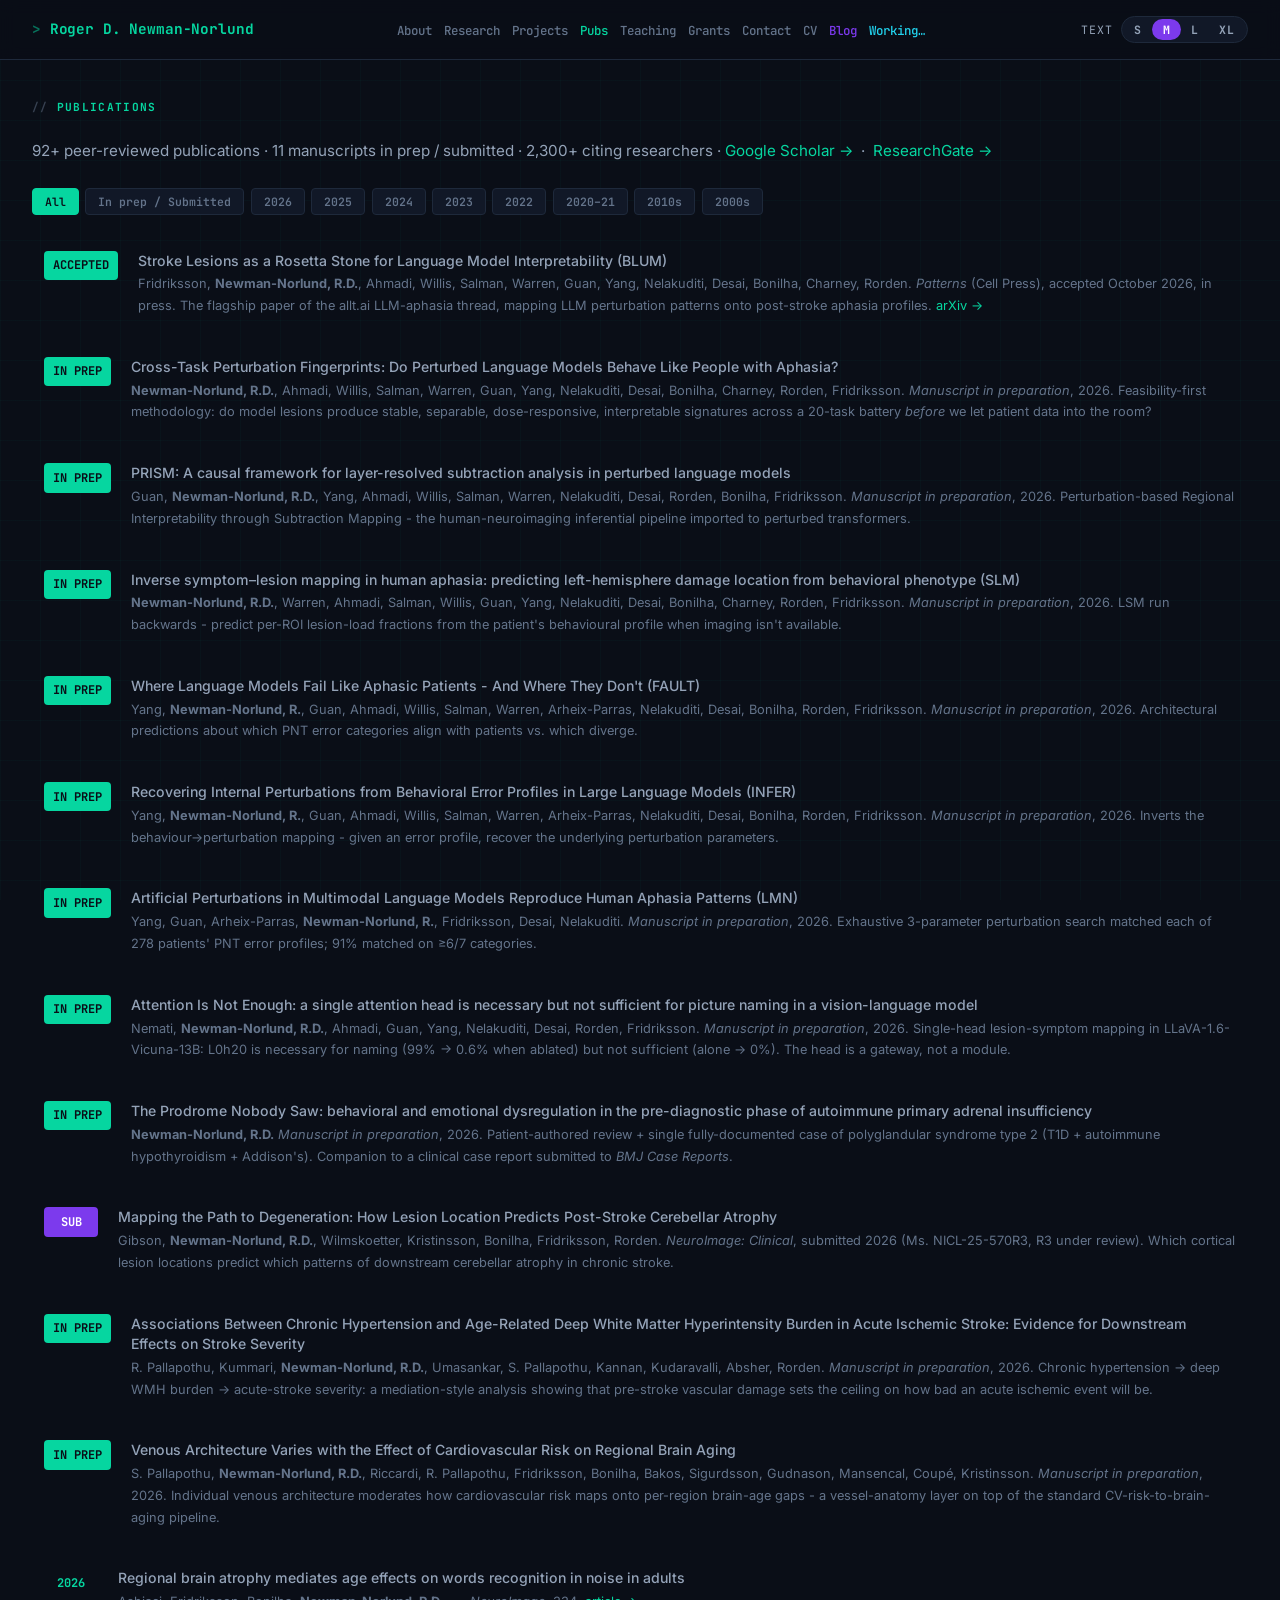
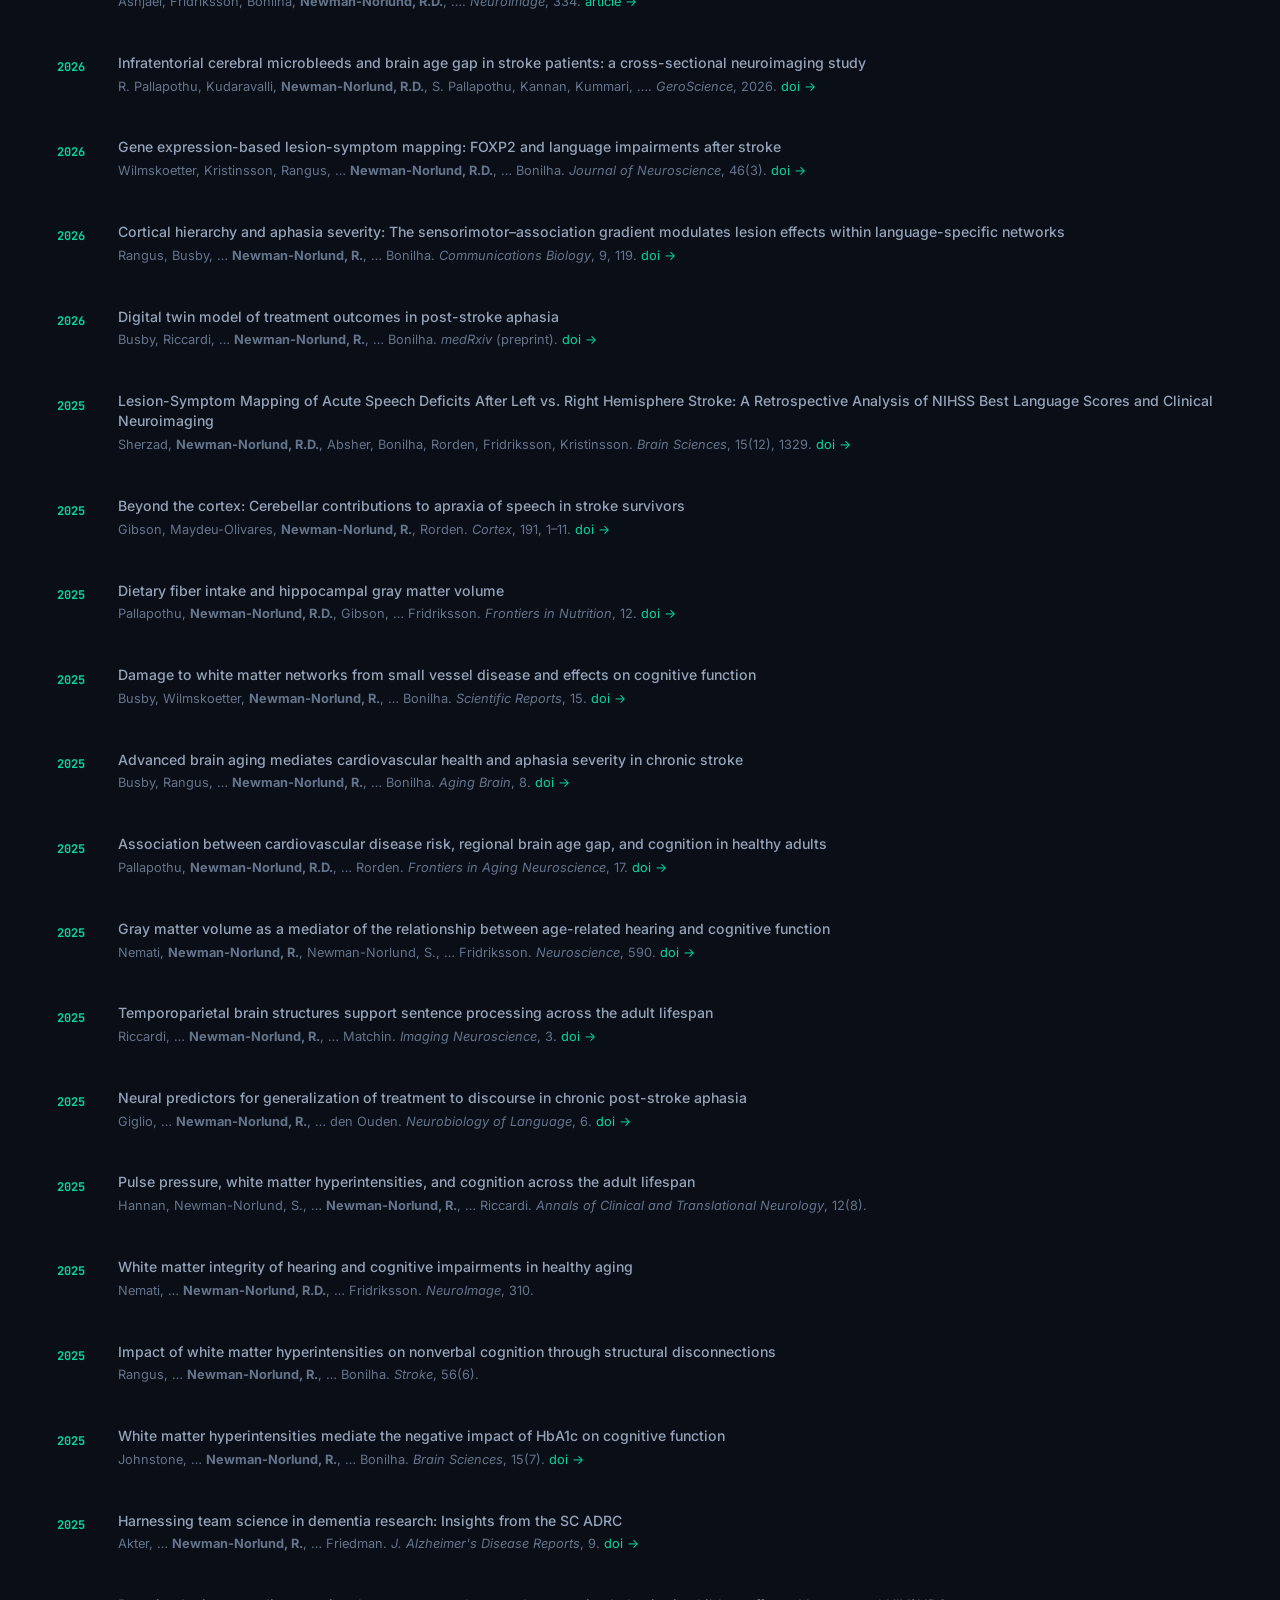
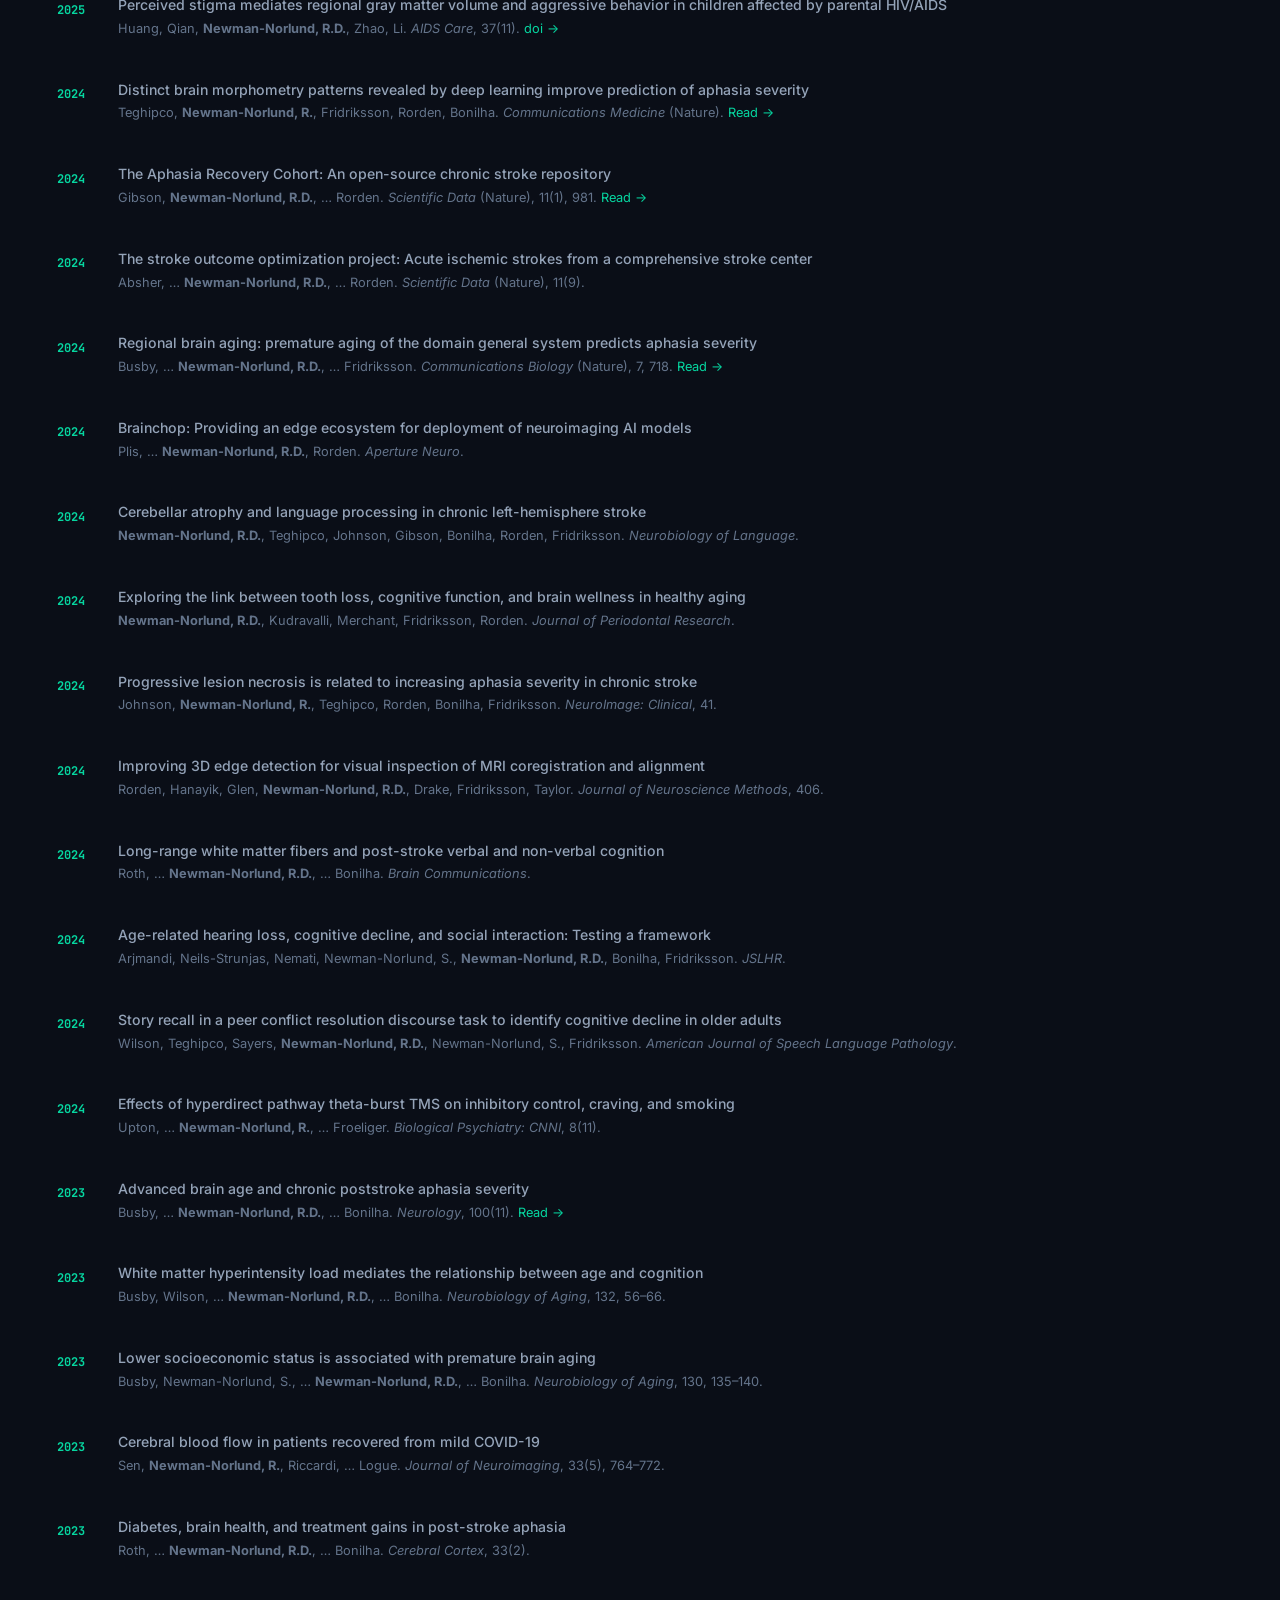
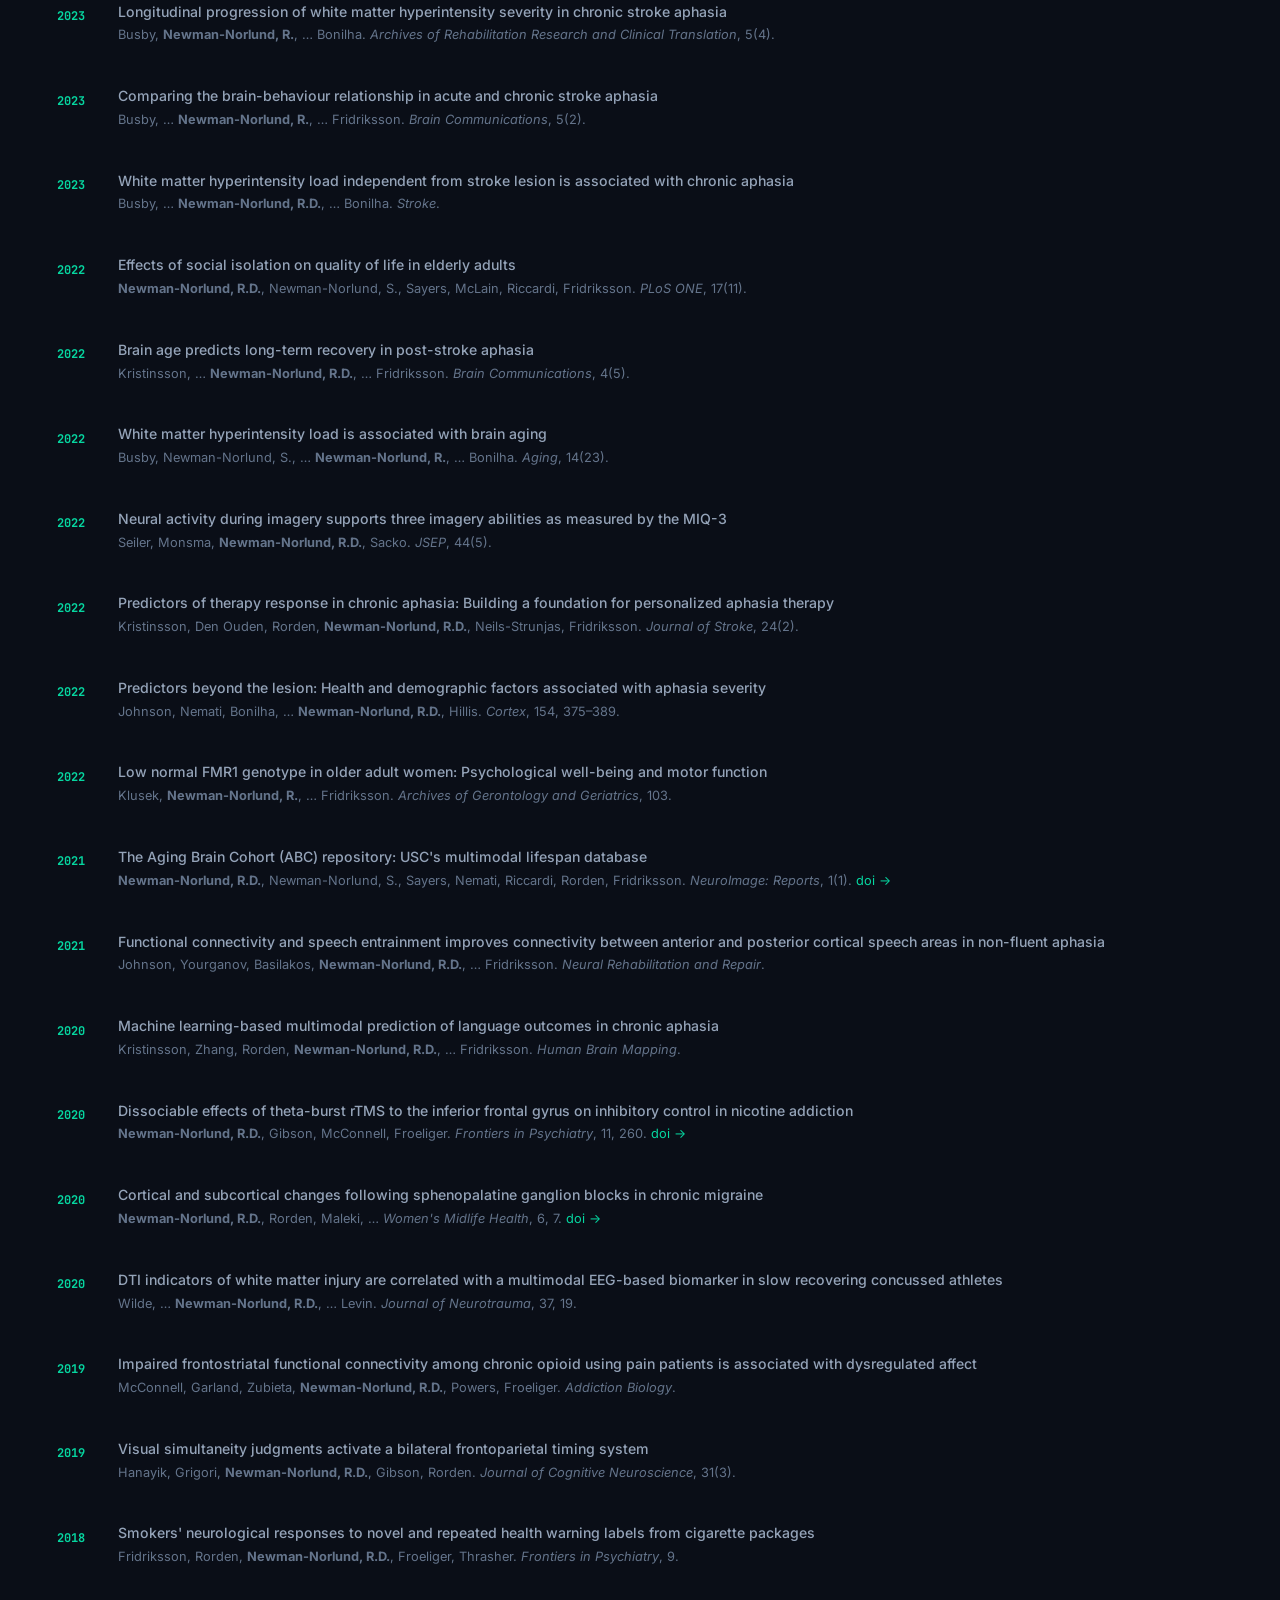
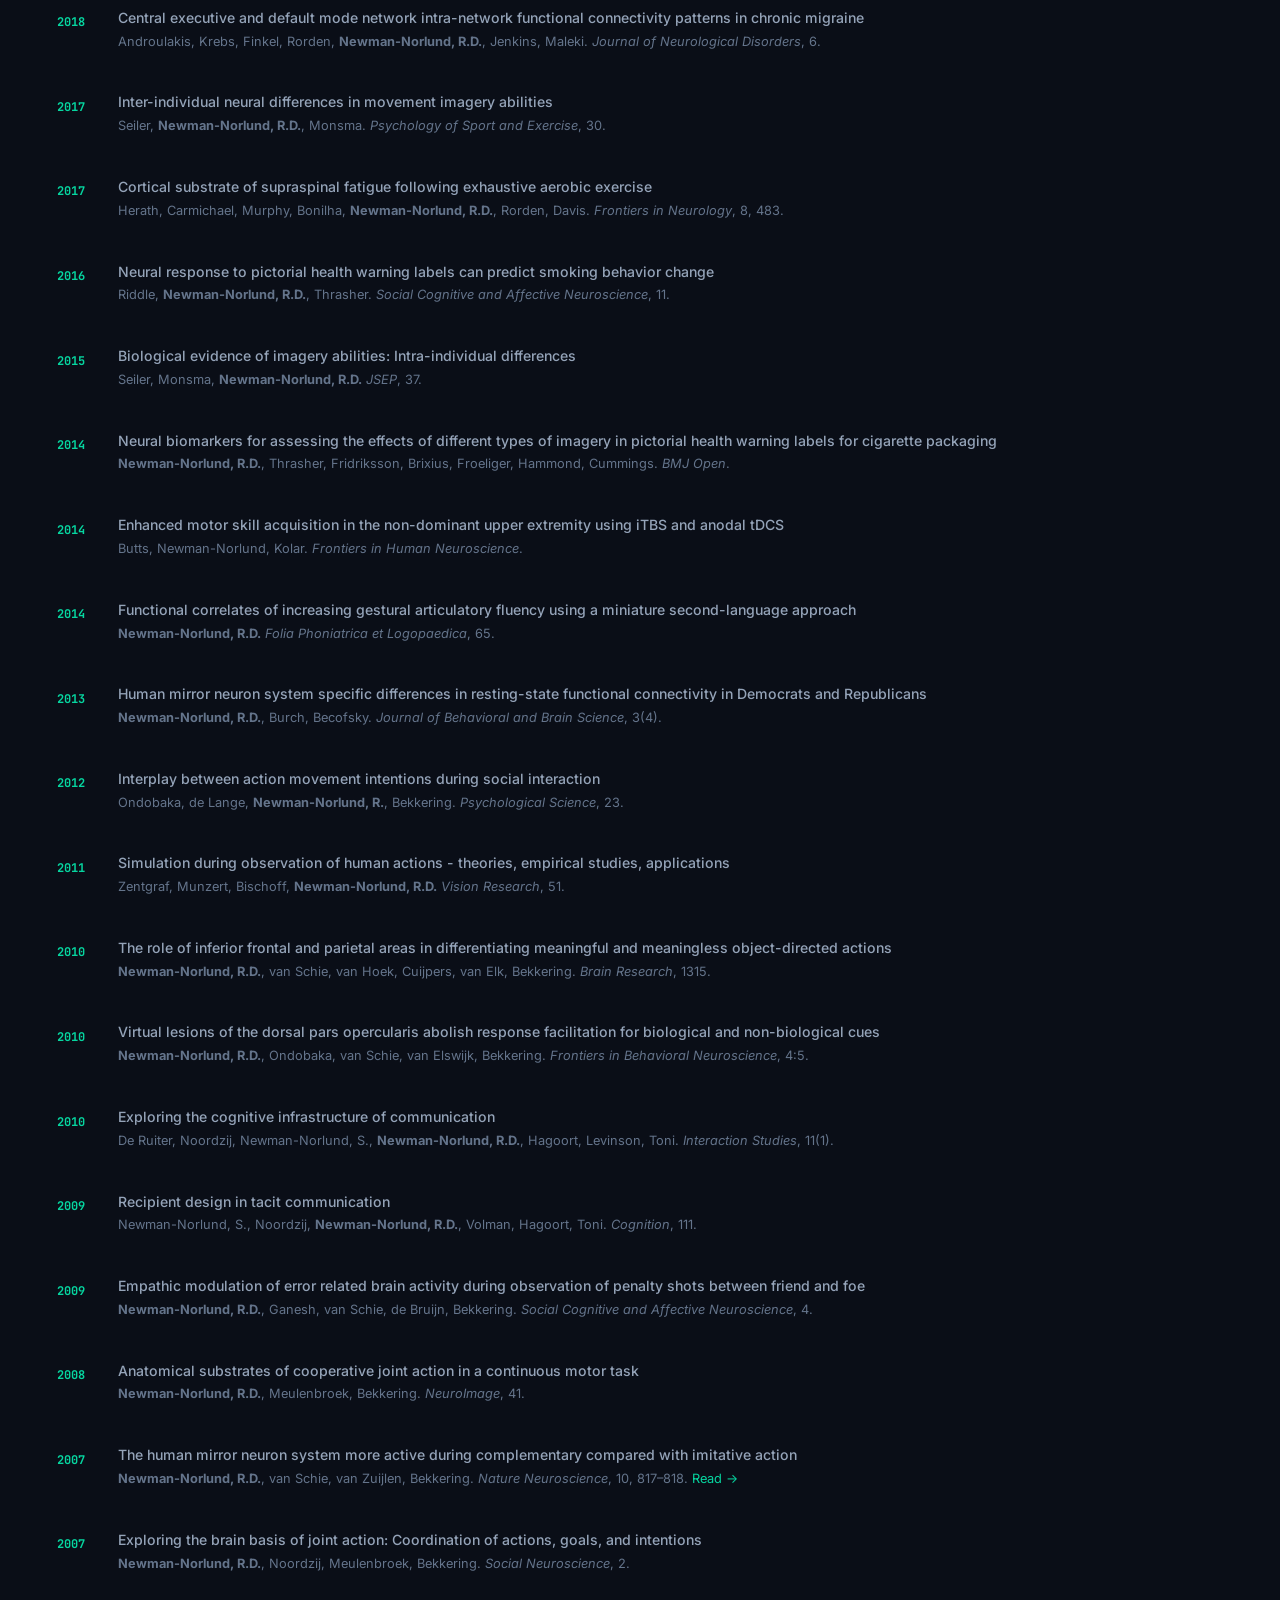
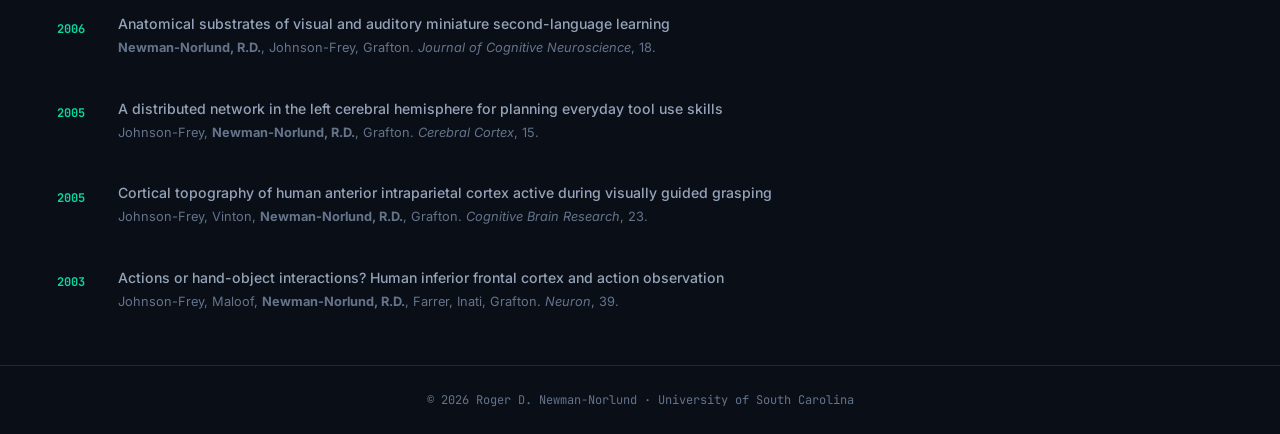
<file: publications.html>
<!DOCTYPE html>
<html lang="en">
<head>
  <meta charset="UTF-8" />
  <meta name="viewport" content="width=device-width, initial-scale=1.0" />
  <title>Publications - Roger D. Newman-Norlund</title>
  <link rel="preconnect" href="https://fonts.googleapis.com" />
  <link rel="preconnect" href="https://fonts.gstatic.com" crossorigin />
  <link href="https://fonts.googleapis.com/css2?family=Inter:wght@400;500;600;700;800&family=JetBrains+Mono:wght@400;500;600;700;800&display=swap" rel="stylesheet" />
  <link rel="stylesheet" href="style.css" />
</head>
<body>

  <nav>
    <a href="index.html" class="nav-name">Roger D. Newman-Norlund</a>
    <ul>
      <li><a href="about.html">About</a></li>
      <li><a href="research.html">Research</a></li>
      <li><a href="projects.html">Projects</a></li>
      <li><a href="publications.html" class="active">Pubs</a></li>
      <li><a href="teaching.html">Teaching</a></li>
      <li><a href="grants.html">Grants</a></li>
      <li><a href="contact.html">Contact</a></li>
      <li><a href="cv.html">CV</a></li>
      <li><a href="blog.html" class="nav-blog">Blog</a></li>
      <li><a href="working.html" class="nav-working">Working&hellip;</a></li>
    </ul>
  </nav>

  <main>
    <section class="page-section">
      <h2>Publications</h2>
      <p class="page-intro">
        92+ peer-reviewed publications &middot; 11 manuscripts in prep / submitted &middot; 2,300+ citing researchers &middot;
        <a href="https://scholar.google.com/citations?user=VnE6YMAAAAAJ&hl=en" target="_blank" rel="noopener">Google Scholar &rarr;</a>
        &nbsp;&middot;&nbsp;
        <a href="https://www.researchgate.net/profile/Roger-Newman-Norlund-2" target="_blank" rel="noopener">ResearchGate &rarr;</a>
      </p>

      <div class="pub-filter">
        <button class="pub-filter-btn active" data-filter="all">All</button>
        <button class="pub-filter-btn" data-filter="inprep">In&nbsp;prep&nbsp;/&nbsp;Submitted</button>
        <button class="pub-filter-btn" data-filter="2026">2026</button>
        <button class="pub-filter-btn" data-filter="2025">2025</button>
        <button class="pub-filter-btn" data-filter="2024">2024</button>
        <button class="pub-filter-btn" data-filter="2023">2023</button>
        <button class="pub-filter-btn" data-filter="2022">2022</button>
        <button class="pub-filter-btn" data-filter="2020s">2020&ndash;21</button>
        <button class="pub-filter-btn" data-filter="2010s">2010s</button>
        <button class="pub-filter-btn" data-filter="2000s">2000s</button>
      </div>

      <ul class="pub-list" id="pub-list">

        <!-- ═══════ IN PREP / SUBMITTED ═══════ -->
        <li data-year="2026">
          <span class="pub-year" style="background:#06d6a0;color:#0a0e17;">ACCEPTED</span>
          <div>
            <p class="pub-title">Stroke Lesions as a Rosetta Stone for Language Model Interpretability (BLUM)</p>
            <p class="pub-venue">Fridriksson, <strong>Newman-Norlund, R.D.</strong>, Ahmadi, Willis, Salman, Warren, Guan, Yang, Nelakuditi, Desai, Bonilha, Charney, Rorden. <em>Patterns</em> (Cell Press), accepted October 2026, in press. The flagship paper of the allt.ai LLM-aphasia thread, mapping LLM perturbation patterns onto post-stroke aphasia profiles. <a href="https://arxiv.org/abs/2602.04074" target="_blank" rel="noopener">arXiv &rarr;</a></p>
          </div>
        </li>
        <li data-year="inprep">
          <span class="pub-year" style="background:#06d6a0;color:#0a0e17;">IN&nbsp;PREP</span>
          <div>
            <p class="pub-title">Cross-Task Perturbation Fingerprints: Do Perturbed Language Models Behave Like People with Aphasia?</p>
            <p class="pub-venue"><strong>Newman-Norlund, R.D.</strong>, Ahmadi, Willis, Salman, Warren, Guan, Yang, Nelakuditi, Desai, Bonilha, Charney, Rorden, Fridriksson. <em>Manuscript in preparation</em>, 2026. Feasibility-first methodology: do model lesions produce stable, separable, dose-responsive, interpretable signatures across a 20-task battery <em>before</em> we let patient data into the room?</p>
          </div>
        </li>
        <li data-year="inprep">
          <span class="pub-year" style="background:#06d6a0;color:#0a0e17;">IN&nbsp;PREP</span>
          <div>
            <p class="pub-title">PRISM: A causal framework for layer-resolved subtraction analysis in perturbed language models</p>
            <p class="pub-venue">Guan, <strong>Newman-Norlund, R.D.</strong>, Yang, Ahmadi, Willis, Salman, Warren, Nelakuditi, Desai, Rorden, Bonilha, Fridriksson. <em>Manuscript in preparation</em>, 2026. Perturbation-based Regional Interpretability through Subtraction Mapping - the human-neuroimaging inferential pipeline imported to perturbed transformers.</p>
          </div>
        </li>
        <li data-year="inprep">
          <span class="pub-year" style="background:#06d6a0;color:#0a0e17;">IN&nbsp;PREP</span>
          <div>
            <p class="pub-title">Inverse symptom&ndash;lesion mapping in human aphasia: predicting left-hemisphere damage location from behavioral phenotype (SLM)</p>
            <p class="pub-venue"><strong>Newman-Norlund, R.D.</strong>, Warren, Ahmadi, Salman, Willis, Guan, Yang, Nelakuditi, Desai, Bonilha, Charney, Rorden, Fridriksson. <em>Manuscript in preparation</em>, 2026. LSM run backwards - predict per-ROI lesion-load fractions from the patient's behavioural profile when imaging isn't available.</p>
          </div>
        </li>
        <li data-year="inprep">
          <span class="pub-year" style="background:#06d6a0;color:#0a0e17;">IN&nbsp;PREP</span>
          <div>
            <p class="pub-title">Where Language Models Fail Like Aphasic Patients - And Where They Don't (FAULT)</p>
            <p class="pub-venue">Yang, <strong>Newman-Norlund, R.</strong>, Guan, Ahmadi, Willis, Salman, Warren, Arheix-Parras, Nelakuditi, Desai, Bonilha, Rorden, Fridriksson. <em>Manuscript in preparation</em>, 2026. Architectural predictions about which PNT error categories align with patients vs. which diverge.</p>
          </div>
        </li>
        <li data-year="inprep">
          <span class="pub-year" style="background:#06d6a0;color:#0a0e17;">IN&nbsp;PREP</span>
          <div>
            <p class="pub-title">Recovering Internal Perturbations from Behavioral Error Profiles in Large Language Models (INFER)</p>
            <p class="pub-venue">Yang, <strong>Newman-Norlund, R.</strong>, Guan, Ahmadi, Willis, Salman, Warren, Arheix-Parras, Nelakuditi, Desai, Bonilha, Rorden, Fridriksson. <em>Manuscript in preparation</em>, 2026. Inverts the behaviour&rarr;perturbation mapping - given an error profile, recover the underlying perturbation parameters.</p>
          </div>
        </li>
        <li data-year="inprep">
          <span class="pub-year" style="background:#06d6a0;color:#0a0e17;">IN&nbsp;PREP</span>
          <div>
            <p class="pub-title">Artificial Perturbations in Multimodal Language Models Reproduce Human Aphasia Patterns (LMN)</p>
            <p class="pub-venue">Yang, Guan, Arheix-Parras, <strong>Newman-Norlund, R.</strong>, Fridriksson, Desai, Nelakuditi. <em>Manuscript in preparation</em>, 2026. Exhaustive 3-parameter perturbation search matched each of 278 patients' PNT error profiles; 91% matched on &ge;6/7 categories.</p>
          </div>
        </li>
        <li data-year="inprep">
          <span class="pub-year" style="background:#06d6a0;color:#0a0e17;">IN&nbsp;PREP</span>
          <div>
            <p class="pub-title">Attention Is Not Enough: a single attention head is necessary but not sufficient for picture naming in a vision-language model</p>
            <p class="pub-venue">Nemati, <strong>Newman-Norlund, R.D.</strong>, Ahmadi, Guan, Yang, Nelakuditi, Desai, Rorden, Fridriksson. <em>Manuscript in preparation</em>, 2026. Single-head lesion-symptom mapping in LLaVA-1.6-Vicuna-13B: L0h20 is necessary for naming (99% &rarr; 0.6% when ablated) but not sufficient (alone &rarr; 0%). The head is a gateway, not a module.</p>
          </div>
        </li>
        <li data-year="inprep">
          <span class="pub-year" style="background:#06d6a0;color:#0a0e17;">IN&nbsp;PREP</span>
          <div>
            <p class="pub-title">The Prodrome Nobody Saw: behavioral and emotional dysregulation in the pre-diagnostic phase of autoimmune primary adrenal insufficiency</p>
            <p class="pub-venue"><strong>Newman-Norlund, R.D.</strong> <em>Manuscript in preparation</em>, 2026. Patient-authored review + single fully-documented case of polyglandular syndrome type 2 (T1D + autoimmune hypothyroidism + Addison's). Companion to a clinical case report submitted to <em>BMJ Case Reports</em>.</p>
          </div>
        </li>
        <li data-year="inprep">
          <span class="pub-year" style="background:#7c3aed;color:#fff;">SUB</span>
          <div>
            <p class="pub-title">Mapping the Path to Degeneration: How Lesion Location Predicts Post-Stroke Cerebellar Atrophy</p>
            <p class="pub-venue">Gibson, <strong>Newman-Norlund, R.D.</strong>, Wilmskoetter, Kristinsson, Bonilha, Fridriksson, Rorden. <em>NeuroImage: Clinical</em>, submitted 2026 (Ms. NICL-25-570R3, R3 under review). Which cortical lesion locations predict which patterns of downstream cerebellar atrophy in chronic stroke.</p>
          </div>
        </li>
        <li data-year="inprep">
          <span class="pub-year" style="background:#06d6a0;color:#0a0e17;">IN&nbsp;PREP</span>
          <div>
            <p class="pub-title">Associations Between Chronic Hypertension and Age-Related Deep White Matter Hyperintensity Burden in Acute Ischemic Stroke: Evidence for Downstream Effects on Stroke Severity</p>
            <p class="pub-venue">R. Pallapothu, Kummari, <strong>Newman-Norlund, R.D.</strong>, Umasankar, S. Pallapothu, Kannan, Kudaravalli, Absher, Rorden. <em>Manuscript in preparation</em>, 2026. Chronic hypertension &rarr; deep WMH burden &rarr; acute-stroke severity: a mediation-style analysis showing that pre-stroke vascular damage sets the ceiling on how bad an acute ischemic event will be.</p>
          </div>
        </li>
        <li data-year="inprep">
          <span class="pub-year" style="background:#06d6a0;color:#0a0e17;">IN&nbsp;PREP</span>
          <div>
            <p class="pub-title">Venous Architecture Varies with the Effect of Cardiovascular Risk on Regional Brain Aging</p>
            <p class="pub-venue">S. Pallapothu, <strong>Newman-Norlund, R.D.</strong>, Riccardi, R. Pallapothu, Fridriksson, Bonilha, Bakos, Sigurdsson, Gudnason, Mansencal, Coup&eacute;, Kristinsson. <em>Manuscript in preparation</em>, 2026. Individual venous architecture moderates how cardiovascular risk maps onto per-region brain-age gaps - a vessel-anatomy layer on top of the standard CV-risk-to-brain-aging pipeline.</p>
          </div>
        </li>

        <!-- ═══════ 2026 ═══════ -->
        <li data-year="2026">
          <span class="pub-year">2026</span>
          <div>
            <p class="pub-title">Regional brain atrophy mediates age effects on words recognition in noise in adults</p>
            <p class="pub-venue">Ashjaei, Fridriksson, Bonilha, <strong>Newman-Norlund, R.D.</strong>, &hellip;. <em>NeuroImage</em>, 334. <a href="https://www.sciencedirect.com/science/article/pii/S1053811926002788" target="_blank" rel="noopener">article &rarr;</a></p>
          </div>
        </li>
        <li data-year="2026">
          <span class="pub-year">2026</span>
          <div>
            <p class="pub-title">Infratentorial cerebral microbleeds and brain age gap in stroke patients: a cross-sectional neuroimaging study</p>
            <p class="pub-venue">R. Pallapothu, Kudaravalli, <strong>Newman-Norlund, R.D.</strong>, S. Pallapothu, Kannan, Kummari, &hellip;. <em>GeroScience</em>, 2026. <a href="https://doi.org/10.1007/s11357-026-02218-7" target="_blank" rel="noopener">doi &rarr;</a></p>
          </div>
        </li>

        <!-- filler comment for the diff to continue cleanly below -->
        <li data-year="2026">
          <span class="pub-year">2026</span>
          <div>
            <p class="pub-title">Gene expression-based lesion-symptom mapping: FOXP2 and language impairments after stroke</p>
            <p class="pub-venue">Wilmskoetter, Kristinsson, Rangus, &hellip; <strong>Newman-Norlund, R.D.</strong>, &hellip; Bonilha. <em>Journal of Neuroscience</em>, 46(3). <a href="https://doi.org/10.1523/JNEUROSCI.0413-25.2025" target="_blank" rel="noopener">doi &rarr;</a></p>
          </div>
        </li>
        <li data-year="2026">
          <span class="pub-year">2026</span>
          <div>
            <p class="pub-title">Cortical hierarchy and aphasia severity: The sensorimotor&ndash;association gradient modulates lesion effects within language-specific networks</p>
            <p class="pub-venue">Rangus, Busby, &hellip; <strong>Newman-Norlund, R.</strong>, &hellip; Bonilha. <em>Communications Biology</em>, 9, 119. <a href="https://doi.org/10.1038/s42003-025-09375-z" target="_blank" rel="noopener">doi &rarr;</a></p>
          </div>
        </li>
        <li data-year="2026">
          <span class="pub-year">2026</span>
          <div>
            <p class="pub-title">Digital twin model of treatment outcomes in post-stroke aphasia</p>
            <p class="pub-venue">Busby, Riccardi, &hellip; <strong>Newman-Norlund, R.</strong>, &hellip; Bonilha. <em>medRxiv</em> (preprint). <a href="https://doi.org/10.64898/2026.02.03.26345022" target="_blank" rel="noopener">doi &rarr;</a></p>
          </div>
        </li>

        <!-- ═══════ 2025 ═══════ -->
        <li data-year="2025">
          <span class="pub-year">2025</span>
          <div>
            <p class="pub-title">Lesion-Symptom Mapping of Acute Speech Deficits After Left vs. Right Hemisphere Stroke: A Retrospective Analysis of NIHSS Best Language Scores and Clinical Neuroimaging</p>
            <p class="pub-venue">Sherzad, <strong>Newman-Norlund, R.D.</strong>, Absher, Bonilha, Rorden, Fridriksson, Kristinsson. <em>Brain Sciences</em>, 15(12), 1329. <a href="https://doi.org/10.3390/brainsci15121329" target="_blank" rel="noopener">doi &rarr;</a></p>
          </div>
        </li>
        <li data-year="2025">
          <span class="pub-year">2025</span>
          <div>
            <p class="pub-title">Beyond the cortex: Cerebellar contributions to apraxia of speech in stroke survivors</p>
            <p class="pub-venue">Gibson, Maydeu-Olivares, <strong>Newman-Norlund, R.</strong>, Rorden. <em>Cortex</em>, 191, 1&ndash;11. <a href="https://doi.org/10.1016/j.cortex.2025.07.004" target="_blank" rel="noopener">doi &rarr;</a></p>
          </div>
        </li>
        <li data-year="2025">
          <span class="pub-year">2025</span>
          <div>
            <p class="pub-title">Dietary fiber intake and hippocampal gray matter volume</p>
            <p class="pub-venue">Pallapothu, <strong>Newman-Norlund, R.D.</strong>, Gibson, &hellip; Fridriksson. <em>Frontiers in Nutrition</em>, 12. <a href="https://doi.org/10.3389/fnut.2025.1608995" target="_blank" rel="noopener">doi &rarr;</a></p>
          </div>
        </li>
        <li data-year="2025">
          <span class="pub-year">2025</span>
          <div>
            <p class="pub-title">Damage to white matter networks from small vessel disease and effects on cognitive function</p>
            <p class="pub-venue">Busby, Wilmskoetter, <strong>Newman-Norlund, R.</strong>, &hellip; Bonilha. <em>Scientific Reports</em>, 15. <a href="https://doi.org/10.1038/s41598-025-27736" target="_blank" rel="noopener">doi &rarr;</a></p>
          </div>
        </li>
        <li data-year="2025">
          <span class="pub-year">2025</span>
          <div>
            <p class="pub-title">Advanced brain aging mediates cardiovascular health and aphasia severity in chronic stroke</p>
            <p class="pub-venue">Busby, Rangus, &hellip; <strong>Newman-Norlund, R.</strong>, &hellip; Bonilha. <em>Aging Brain</em>, 8. <a href="https://doi.org/10.1016/j.nbas.2025.100150" target="_blank" rel="noopener">doi &rarr;</a></p>
          </div>
        </li>
        <li data-year="2025">
          <span class="pub-year">2025</span>
          <div>
            <p class="pub-title">Association between cardiovascular disease risk, regional brain age gap, and cognition in healthy adults</p>
            <p class="pub-venue">Pallapothu, <strong>Newman-Norlund, R.D.</strong>, &hellip; Rorden. <em>Frontiers in Aging Neuroscience</em>, 17. <a href="https://doi.org/10.3389/fnagi.2025.1611847" target="_blank" rel="noopener">doi &rarr;</a></p>
          </div>
        </li>
        <li data-year="2025">
          <span class="pub-year">2025</span>
          <div>
            <p class="pub-title">Gray matter volume as a mediator of the relationship between age-related hearing and cognitive function</p>
            <p class="pub-venue">Nemati, <strong>Newman-Norlund, R.</strong>, Newman-Norlund, S., &hellip; Fridriksson. <em>Neuroscience</em>, 590. <a href="https://doi.org/10.1016/j.neuroscience.2025.10.057" target="_blank" rel="noopener">doi &rarr;</a></p>
          </div>
        </li>
        <li data-year="2025">
          <span class="pub-year">2025</span>
          <div>
            <p class="pub-title">Temporoparietal brain structures support sentence processing across the adult lifespan</p>
            <p class="pub-venue">Riccardi, &hellip; <strong>Newman-Norlund, R.</strong>, &hellip; Matchin. <em>Imaging Neuroscience</em>, 3. <a href="https://doi.org/10.1162/IMAG.a.1009" target="_blank" rel="noopener">doi &rarr;</a></p>
          </div>
        </li>
        <li data-year="2025">
          <span class="pub-year">2025</span>
          <div>
            <p class="pub-title">Neural predictors for generalization of treatment to discourse in chronic post-stroke aphasia</p>
            <p class="pub-venue">Giglio, &hellip; <strong>Newman-Norlund, R.</strong>, &hellip; den Ouden. <em>Neurobiology of Language</em>, 6. <a href="https://doi.org/10.1162/NOL.a.27" target="_blank" rel="noopener">doi &rarr;</a></p>
          </div>
        </li>
        <li data-year="2025">
          <span class="pub-year">2025</span>
          <div>
            <p class="pub-title">Pulse pressure, white matter hyperintensities, and cognition across the adult lifespan</p>
            <p class="pub-venue">Hannan, Newman-Norlund, S., &hellip; <strong>Newman-Norlund, R.</strong>, &hellip; Riccardi. <em>Annals of Clinical and Translational Neurology</em>, 12(8).</p>
          </div>
        </li>
        <li data-year="2025">
          <span class="pub-year">2025</span>
          <div>
            <p class="pub-title">White matter integrity of hearing and cognitive impairments in healthy aging</p>
            <p class="pub-venue">Nemati, &hellip; <strong>Newman-Norlund, R.D.</strong>, &hellip; Fridriksson. <em>NeuroImage</em>, 310.</p>
          </div>
        </li>
        <li data-year="2025">
          <span class="pub-year">2025</span>
          <div>
            <p class="pub-title">Impact of white matter hyperintensities on nonverbal cognition through structural disconnections</p>
            <p class="pub-venue">Rangus, &hellip; <strong>Newman-Norlund, R.</strong>, &hellip; Bonilha. <em>Stroke</em>, 56(6).</p>
          </div>
        </li>
        <li data-year="2025">
          <span class="pub-year">2025</span>
          <div>
            <p class="pub-title">White matter hyperintensities mediate the negative impact of HbA1c on cognitive function</p>
            <p class="pub-venue">Johnstone, &hellip; <strong>Newman-Norlund, R.</strong>, &hellip; Bonilha. <em>Brain Sciences</em>, 15(7). <a href="https://doi.org/10.3390/brainsci15070692" target="_blank" rel="noopener">doi &rarr;</a></p>
          </div>
        </li>
        <li data-year="2025">
          <span class="pub-year">2025</span>
          <div>
            <p class="pub-title">Harnessing team science in dementia research: Insights from the SC ADRC</p>
            <p class="pub-venue">Akter, &hellip; <strong>Newman-Norlund, R.</strong>, &hellip; Friedman. <em>J. Alzheimer's Disease Reports</em>, 9. <a href="https://doi.org/10.1177/25424823251385902" target="_blank" rel="noopener">doi &rarr;</a></p>
          </div>
        </li>
        <li data-year="2025">
          <span class="pub-year">2025</span>
          <div>
            <p class="pub-title">Perceived stigma mediates regional gray matter volume and aggressive behavior in children affected by parental HIV/AIDS</p>
            <p class="pub-venue">Huang, Qian, <strong>Newman-Norlund, R.D.</strong>, Zhao, Li. <em>AIDS Care</em>, 37(11). <a href="https://doi.org/10.1080/09540121.2025.2559358" target="_blank" rel="noopener">doi &rarr;</a></p>
          </div>
        </li>

        <!-- ═══════ 2024 ═══════ -->
        <li data-year="2024">
          <span class="pub-year">2024</span>
          <div>
            <p class="pub-title">Distinct brain morphometry patterns revealed by deep learning improve prediction of aphasia severity</p>
            <p class="pub-venue">Teghipco, <strong>Newman-Norlund, R.</strong>, Fridriksson, Rorden, Bonilha. <em>Communications Medicine</em> (Nature). <a href="https://www.nature.com/articles/s43856-024-00541-8" target="_blank" rel="noopener">Read &rarr;</a></p>
          </div>
        </li>
        <li data-year="2024">
          <span class="pub-year">2024</span>
          <div>
            <p class="pub-title">The Aphasia Recovery Cohort: An open-source chronic stroke repository</p>
            <p class="pub-venue">Gibson, <strong>Newman-Norlund, R.D.</strong>, &hellip; Rorden. <em>Scientific Data</em> (Nature), 11(1), 981. <a href="https://www.nature.com/articles/s41597-024-03819-7" target="_blank" rel="noopener">Read &rarr;</a></p>
          </div>
        </li>
        <li data-year="2024">
          <span class="pub-year">2024</span>
          <div>
            <p class="pub-title">The stroke outcome optimization project: Acute ischemic strokes from a comprehensive stroke center</p>
            <p class="pub-venue">Absher, &hellip; <strong>Newman-Norlund, R.D.</strong>, &hellip; Rorden. <em>Scientific Data</em> (Nature), 11(9). </p>
          </div>
        </li>
        <li data-year="2024">
          <span class="pub-year">2024</span>
          <div>
            <p class="pub-title">Regional brain aging: premature aging of the domain general system predicts aphasia severity</p>
            <p class="pub-venue">Busby, &hellip; <strong>Newman-Norlund, R.D.</strong>, &hellip; Fridriksson. <em>Communications Biology</em> (Nature), 7, 718. <a href="https://www.nature.com/articles/s42003-024-06211-8" target="_blank" rel="noopener">Read &rarr;</a></p>
          </div>
        </li>
        <li data-year="2024">
          <span class="pub-year">2024</span>
          <div>
            <p class="pub-title">Brainchop: Providing an edge ecosystem for deployment of neuroimaging AI models</p>
            <p class="pub-venue">Plis, &hellip; <strong>Newman-Norlund, R.D.</strong>, Rorden. <em>Aperture Neuro</em>.</p>
          </div>
        </li>
        <li data-year="2024">
          <span class="pub-year">2024</span>
          <div>
            <p class="pub-title">Cerebellar atrophy and language processing in chronic left-hemisphere stroke</p>
            <p class="pub-venue"><strong>Newman-Norlund, R.D.</strong>, Teghipco, Johnson, Gibson, Bonilha, Rorden, Fridriksson. <em>Neurobiology of Language</em>.</p>
          </div>
        </li>
        <li data-year="2024">
          <span class="pub-year">2024</span>
          <div>
            <p class="pub-title">Exploring the link between tooth loss, cognitive function, and brain wellness in healthy aging</p>
            <p class="pub-venue"><strong>Newman-Norlund, R.D.</strong>, Kudravalli, Merchant, Fridriksson, Rorden. <em>Journal of Periodontal Research</em>.</p>
          </div>
        </li>
        <li data-year="2024">
          <span class="pub-year">2024</span>
          <div>
            <p class="pub-title">Progressive lesion necrosis is related to increasing aphasia severity in chronic stroke</p>
            <p class="pub-venue">Johnson, <strong>Newman-Norlund, R.</strong>, Teghipco, Rorden, Bonilha, Fridriksson. <em>NeuroImage: Clinical</em>, 41.</p>
          </div>
        </li>
        <li data-year="2024">
          <span class="pub-year">2024</span>
          <div>
            <p class="pub-title">Improving 3D edge detection for visual inspection of MRI coregistration and alignment</p>
            <p class="pub-venue">Rorden, Hanayik, Glen, <strong>Newman-Norlund, R.D.</strong>, Drake, Fridriksson, Taylor. <em>Journal of Neuroscience Methods</em>, 406.</p>
          </div>
        </li>
        <li data-year="2024">
          <span class="pub-year">2024</span>
          <div>
            <p class="pub-title">Long-range white matter fibers and post-stroke verbal and non-verbal cognition</p>
            <p class="pub-venue">Roth, &hellip; <strong>Newman-Norlund, R.D.</strong>, &hellip; Bonilha. <em>Brain Communications</em>.</p>
          </div>
        </li>
        <li data-year="2024">
          <span class="pub-year">2024</span>
          <div>
            <p class="pub-title">Age-related hearing loss, cognitive decline, and social interaction: Testing a framework</p>
            <p class="pub-venue">Arjmandi, Neils-Strunjas, Nemati, Newman-Norlund, S., <strong>Newman-Norlund, R.D.</strong>, Bonilha, Fridriksson. <em>JSLHR</em>.</p>
          </div>
        </li>
        <li data-year="2024">
          <span class="pub-year">2024</span>
          <div>
            <p class="pub-title">Story recall in a peer conflict resolution discourse task to identify cognitive decline in older adults</p>
            <p class="pub-venue">Wilson, Teghipco, Sayers, <strong>Newman-Norlund, R.D.</strong>, Newman-Norlund, S., Fridriksson. <em>American Journal of Speech Language Pathology</em>.</p>
          </div>
        </li>
        <li data-year="2024">
          <span class="pub-year">2024</span>
          <div>
            <p class="pub-title">Effects of hyperdirect pathway theta-burst TMS on inhibitory control, craving, and smoking</p>
            <p class="pub-venue">Upton, &hellip; <strong>Newman-Norlund, R.</strong>, &hellip; Froeliger. <em>Biological Psychiatry: CNNI</em>, 8(11).</p>
          </div>
        </li>

        <!-- ═══════ 2023 ═══════ -->
        <li data-year="2023">
          <span class="pub-year">2023</span>
          <div>
            <p class="pub-title">Advanced brain age and chronic poststroke aphasia severity</p>
            <p class="pub-venue">Busby, &hellip; <strong>Newman-Norlund, R.D.</strong>, &hellip; Bonilha. <em>Neurology</em>, 100(11). <a href="https://www.neurology.org/doi/10.1212/WNL.0000000000201693" target="_blank" rel="noopener">Read &rarr;</a></p>
          </div>
        </li>
        <li data-year="2023">
          <span class="pub-year">2023</span>
          <div>
            <p class="pub-title">White matter hyperintensity load mediates the relationship between age and cognition</p>
            <p class="pub-venue">Busby, Wilson, &hellip; <strong>Newman-Norlund, R.D.</strong>, &hellip; Bonilha. <em>Neurobiology of Aging</em>, 132, 56&ndash;66.</p>
          </div>
        </li>
        <li data-year="2023">
          <span class="pub-year">2023</span>
          <div>
            <p class="pub-title">Lower socioeconomic status is associated with premature brain aging</p>
            <p class="pub-venue">Busby, Newman-Norlund, S., &hellip; <strong>Newman-Norlund, R.D.</strong>, &hellip; Bonilha. <em>Neurobiology of Aging</em>, 130, 135&ndash;140.</p>
          </div>
        </li>
        <li data-year="2023">
          <span class="pub-year">2023</span>
          <div>
            <p class="pub-title">Cerebral blood flow in patients recovered from mild COVID-19</p>
            <p class="pub-venue">Sen, <strong>Newman-Norlund, R.</strong>, Riccardi, &hellip; Logue. <em>Journal of Neuroimaging</em>, 33(5), 764&ndash;772.</p>
          </div>
        </li>
        <li data-year="2023">
          <span class="pub-year">2023</span>
          <div>
            <p class="pub-title">Diabetes, brain health, and treatment gains in post-stroke aphasia</p>
            <p class="pub-venue">Roth, &hellip; <strong>Newman-Norlund, R.D.</strong>, &hellip; Bonilha. <em>Cerebral Cortex</em>, 33(2).</p>
          </div>
        </li>
        <li data-year="2023">
          <span class="pub-year">2023</span>
          <div>
            <p class="pub-title">Longitudinal progression of white matter hyperintensity severity in chronic stroke aphasia</p>
            <p class="pub-venue">Busby, <strong>Newman-Norlund, R.</strong>, &hellip; Bonilha. <em>Archives of Rehabilitation Research and Clinical Translation</em>, 5(4).</p>
          </div>
        </li>
        <li data-year="2023">
          <span class="pub-year">2023</span>
          <div>
            <p class="pub-title">Comparing the brain-behaviour relationship in acute and chronic stroke aphasia</p>
            <p class="pub-venue">Busby, &hellip; <strong>Newman-Norlund, R.</strong>, &hellip; Fridriksson. <em>Brain Communications</em>, 5(2).</p>
          </div>
        </li>
        <li data-year="2023">
          <span class="pub-year">2023</span>
          <div>
            <p class="pub-title">White matter hyperintensity load independent from stroke lesion is associated with chronic aphasia</p>
            <p class="pub-venue">Busby, &hellip; <strong>Newman-Norlund, R.D.</strong>, &hellip; Bonilha. <em>Stroke</em>.</p>
          </div>
        </li>

        <!-- ═══════ 2022 ═══════ -->
        <li data-year="2022">
          <span class="pub-year">2022</span>
          <div>
            <p class="pub-title">Effects of social isolation on quality of life in elderly adults</p>
            <p class="pub-venue"><strong>Newman-Norlund, R.D.</strong>, Newman-Norlund, S., Sayers, McLain, Riccardi, Fridriksson. <em>PLoS ONE</em>, 17(11).</p>
          </div>
        </li>
        <li data-year="2022">
          <span class="pub-year">2022</span>
          <div>
            <p class="pub-title">Brain age predicts long-term recovery in post-stroke aphasia</p>
            <p class="pub-venue">Kristinsson, &hellip; <strong>Newman-Norlund, R.D.</strong>, &hellip; Fridriksson. <em>Brain Communications</em>, 4(5).</p>
          </div>
        </li>
        <li data-year="2022">
          <span class="pub-year">2022</span>
          <div>
            <p class="pub-title">White matter hyperintensity load is associated with brain aging</p>
            <p class="pub-venue">Busby, Newman-Norlund, S., &hellip; <strong>Newman-Norlund, R.</strong>, &hellip; Bonilha. <em>Aging</em>, 14(23).</p>
          </div>
        </li>
        <li data-year="2022">
          <span class="pub-year">2022</span>
          <div>
            <p class="pub-title">Neural activity during imagery supports three imagery abilities as measured by the MIQ-3</p>
            <p class="pub-venue">Seiler, Monsma, <strong>Newman-Norlund, R.D.</strong>, Sacko. <em>JSEP</em>, 44(5).</p>
          </div>
        </li>
        <li data-year="2022">
          <span class="pub-year">2022</span>
          <div>
            <p class="pub-title">Predictors of therapy response in chronic aphasia: Building a foundation for personalized aphasia therapy</p>
            <p class="pub-venue">Kristinsson, Den Ouden, Rorden, <strong>Newman-Norlund, R.D.</strong>, Neils-Strunjas, Fridriksson. <em>Journal of Stroke</em>, 24(2).</p>
          </div>
        </li>
        <li data-year="2022">
          <span class="pub-year">2022</span>
          <div>
            <p class="pub-title">Predictors beyond the lesion: Health and demographic factors associated with aphasia severity</p>
            <p class="pub-venue">Johnson, Nemati, Bonilha, &hellip; <strong>Newman-Norlund, R.D.</strong>, Hillis. <em>Cortex</em>, 154, 375&ndash;389.</p>
          </div>
        </li>
        <li data-year="2022">
          <span class="pub-year">2022</span>
          <div>
            <p class="pub-title">Low normal FMR1 genotype in older adult women: Psychological well-being and motor function</p>
            <p class="pub-venue">Klusek, <strong>Newman-Norlund, R.</strong>, &hellip; Fridriksson. <em>Archives of Gerontology and Geriatrics</em>, 103.</p>
          </div>
        </li>

        <!-- ═══════ 2020–2021 ═══════ -->
        <li data-year="2020s">
          <span class="pub-year">2021</span>
          <div>
            <p class="pub-title">The Aging Brain Cohort (ABC) repository: USC's multimodal lifespan database</p>
            <p class="pub-venue"><strong>Newman-Norlund, R.D.</strong>, Newman-Norlund, S., Sayers, Nemati, Riccardi, Rorden, Fridriksson. <em>NeuroImage: Reports</em>, 1(1). <a href="https://doi.org/10.1016/j.ynirp.2021.100008" target="_blank" rel="noopener">doi &rarr;</a></p>
          </div>
        </li>
        <li data-year="2020s">
          <span class="pub-year">2021</span>
          <div>
            <p class="pub-title">Functional connectivity and speech entrainment improves connectivity between anterior and posterior cortical speech areas in non-fluent aphasia</p>
            <p class="pub-venue">Johnson, Yourganov, Basilakos, <strong>Newman-Norlund, R.D.</strong>, &hellip; Fridriksson. <em>Neural Rehabilitation and Repair</em>.</p>
          </div>
        </li>
        <li data-year="2020s">
          <span class="pub-year">2020</span>
          <div>
            <p class="pub-title">Machine learning-based multimodal prediction of language outcomes in chronic aphasia</p>
            <p class="pub-venue">Kristinsson, Zhang, Rorden, <strong>Newman-Norlund, R.D.</strong>, &hellip; Fridriksson. <em>Human Brain Mapping</em>.</p>
          </div>
        </li>
        <li data-year="2020s">
          <span class="pub-year">2020</span>
          <div>
            <p class="pub-title">Dissociable effects of theta-burst rTMS to the inferior frontal gyrus on inhibitory control in nicotine addiction</p>
            <p class="pub-venue"><strong>Newman-Norlund, R.D.</strong>, Gibson, McConnell, Froeliger. <em>Frontiers in Psychiatry</em>, 11, 260. <a href="https://doi.org/10.3389/fpsyt.2020.00260" target="_blank" rel="noopener">doi &rarr;</a></p>
          </div>
        </li>
        <li data-year="2020s">
          <span class="pub-year">2020</span>
          <div>
            <p class="pub-title">Cortical and subcortical changes following sphenopalatine ganglion blocks in chronic migraine</p>
            <p class="pub-venue"><strong>Newman-Norlund, R.D.</strong>, Rorden, Maleki, &hellip; <em>Women's Midlife Health</em>, 6, 7. <a href="https://doi.org/10.1186/s40695-020-00055-y" target="_blank" rel="noopener">doi &rarr;</a></p>
          </div>
        </li>
        <li data-year="2020s">
          <span class="pub-year">2020</span>
          <div>
            <p class="pub-title">DTI indicators of white matter injury are correlated with a multimodal EEG-based biomarker in slow recovering concussed athletes</p>
            <p class="pub-venue">Wilde, &hellip; <strong>Newman-Norlund, R.D.</strong>, &hellip; Levin. <em>Journal of Neurotrauma</em>, 37, 19.</p>
          </div>
        </li>

        <!-- ═══════ 2010s ═══════ -->
        <li data-year="2010s">
          <span class="pub-year">2019</span>
          <div>
            <p class="pub-title">Impaired frontostriatal functional connectivity among chronic opioid using pain patients is associated with dysregulated affect</p>
            <p class="pub-venue">McConnell, Garland, Zubieta, <strong>Newman-Norlund, R.D.</strong>, Powers, Froeliger. <em>Addiction Biology</em>.</p>
          </div>
        </li>
        <li data-year="2010s">
          <span class="pub-year">2019</span>
          <div>
            <p class="pub-title">Visual simultaneity judgments activate a bilateral frontoparietal timing system</p>
            <p class="pub-venue">Hanayik, Grigori, <strong>Newman-Norlund, R.D.</strong>, Gibson, Rorden. <em>Journal of Cognitive Neuroscience</em>, 31(3).</p>
          </div>
        </li>
        <li data-year="2010s">
          <span class="pub-year">2018</span>
          <div>
            <p class="pub-title">Smokers' neurological responses to novel and repeated health warning labels from cigarette packages</p>
            <p class="pub-venue">Fridriksson, Rorden, <strong>Newman-Norlund, R.D.</strong>, Froeliger, Thrasher. <em>Frontiers in Psychiatry</em>, 9.</p>
          </div>
        </li>
        <li data-year="2010s">
          <span class="pub-year">2018</span>
          <div>
            <p class="pub-title">Central executive and default mode network intra-network functional connectivity patterns in chronic migraine</p>
            <p class="pub-venue">Androulakis, Krebs, Finkel, Rorden, <strong>Newman-Norlund, R.D.</strong>, Jenkins, Maleki. <em>Journal of Neurological Disorders</em>, 6.</p>
          </div>
        </li>
        <li data-year="2010s">
          <span class="pub-year">2017</span>
          <div>
            <p class="pub-title">Inter-individual neural differences in movement imagery abilities</p>
            <p class="pub-venue">Seiler, <strong>Newman-Norlund, R.D.</strong>, Monsma. <em>Psychology of Sport and Exercise</em>, 30.</p>
          </div>
        </li>
        <li data-year="2010s">
          <span class="pub-year">2017</span>
          <div>
            <p class="pub-title">Cortical substrate of supraspinal fatigue following exhaustive aerobic exercise</p>
            <p class="pub-venue">Herath, Carmichael, Murphy, Bonilha, <strong>Newman-Norlund, R.D.</strong>, Rorden, Davis. <em>Frontiers in Neurology</em>, 8, 483.</p>
          </div>
        </li>
        <li data-year="2010s">
          <span class="pub-year">2016</span>
          <div>
            <p class="pub-title">Neural response to pictorial health warning labels can predict smoking behavior change</p>
            <p class="pub-venue">Riddle, <strong>Newman-Norlund, R.D.</strong>, Thrasher. <em>Social Cognitive and Affective Neuroscience</em>, 11.</p>
          </div>
        </li>
        <li data-year="2010s">
          <span class="pub-year">2015</span>
          <div>
            <p class="pub-title">Biological evidence of imagery abilities: Intra-individual differences</p>
            <p class="pub-venue">Seiler, Monsma, <strong>Newman-Norlund, R.D.</strong> <em>JSEP</em>, 37.</p>
          </div>
        </li>
        <li data-year="2010s">
          <span class="pub-year">2014</span>
          <div>
            <p class="pub-title">Neural biomarkers for assessing the effects of different types of imagery in pictorial health warning labels for cigarette packaging</p>
            <p class="pub-venue"><strong>Newman-Norlund, R.D.</strong>, Thrasher, Fridriksson, Brixius, Froeliger, Hammond, Cummings. <em>BMJ Open</em>.</p>
          </div>
        </li>
        <li data-year="2010s">
          <span class="pub-year">2014</span>
          <div>
            <p class="pub-title">Enhanced motor skill acquisition in the non-dominant upper extremity using iTBS and anodal tDCS</p>
            <p class="pub-venue">Butts, Newman-Norlund, Kolar. <em>Frontiers in Human Neuroscience</em>.</p>
          </div>
        </li>
        <li data-year="2010s">
          <span class="pub-year">2014</span>
          <div>
            <p class="pub-title">Functional correlates of increasing gestural articulatory fluency using a miniature second-language approach</p>
            <p class="pub-venue"><strong>Newman-Norlund, R.D.</strong> <em>Folia Phoniatrica et Logopaedica</em>, 65.</p>
          </div>
        </li>
        <li data-year="2010s">
          <span class="pub-year">2013</span>
          <div>
            <p class="pub-title">Human mirror neuron system specific differences in resting-state functional connectivity in Democrats and Republicans</p>
            <p class="pub-venue"><strong>Newman-Norlund, R.D.</strong>, Burch, Becofsky. <em>Journal of Behavioral and Brain Science</em>, 3(4).</p>
          </div>
        </li>
        <li data-year="2010s">
          <span class="pub-year">2012</span>
          <div>
            <p class="pub-title">Interplay between action movement intentions during social interaction</p>
            <p class="pub-venue">Ondobaka, de Lange, <strong>Newman-Norlund, R.</strong>, Bekkering. <em>Psychological Science</em>, 23.</p>
          </div>
        </li>
        <li data-year="2010s">
          <span class="pub-year">2011</span>
          <div>
            <p class="pub-title">Simulation during observation of human actions - theories, empirical studies, applications</p>
            <p class="pub-venue">Zentgraf, Munzert, Bischoff, <strong>Newman-Norlund, R.D.</strong> <em>Vision Research</em>, 51.</p>
          </div>
        </li>
        <li data-year="2010s">
          <span class="pub-year">2010</span>
          <div>
            <p class="pub-title">The role of inferior frontal and parietal areas in differentiating meaningful and meaningless object-directed actions</p>
            <p class="pub-venue"><strong>Newman-Norlund, R.D.</strong>, van Schie, van Hoek, Cuijpers, van Elk, Bekkering. <em>Brain Research</em>, 1315.</p>
          </div>
        </li>
        <li data-year="2010s">
          <span class="pub-year">2010</span>
          <div>
            <p class="pub-title">Virtual lesions of the dorsal pars opercularis abolish response facilitation for biological and non-biological cues</p>
            <p class="pub-venue"><strong>Newman-Norlund, R.D.</strong>, Ondobaka, van Schie, van Elswijk, Bekkering. <em>Frontiers in Behavioral Neuroscience</em>, 4:5.</p>
          </div>
        </li>
        <li data-year="2010s">
          <span class="pub-year">2010</span>
          <div>
            <p class="pub-title">Exploring the cognitive infrastructure of communication</p>
            <p class="pub-venue">De Ruiter, Noordzij, Newman-Norlund, S., <strong>Newman-Norlund, R.D.</strong>, Hagoort, Levinson, Toni. <em>Interaction Studies</em>, 11(1).</p>
          </div>
        </li>

        <!-- ═══════ 2000s ═══════ -->
        <li data-year="2000s">
          <span class="pub-year">2009</span>
          <div>
            <p class="pub-title">Recipient design in tacit communication</p>
            <p class="pub-venue">Newman-Norlund, S., Noordzij, <strong>Newman-Norlund, R.D.</strong>, Volman, Hagoort, Toni. <em>Cognition</em>, 111.</p>
          </div>
        </li>
        <li data-year="2000s">
          <span class="pub-year">2009</span>
          <div>
            <p class="pub-title">Empathic modulation of error related brain activity during observation of penalty shots between friend and foe</p>
            <p class="pub-venue"><strong>Newman-Norlund, R.D.</strong>, Ganesh, van Schie, de Bruijn, Bekkering. <em>Social Cognitive and Affective Neuroscience</em>, 4.</p>
          </div>
        </li>
        <li data-year="2000s">
          <span class="pub-year">2008</span>
          <div>
            <p class="pub-title">Anatomical substrates of cooperative joint action in a continuous motor task</p>
            <p class="pub-venue"><strong>Newman-Norlund, R.D.</strong>, Meulenbroek, Bekkering. <em>NeuroImage</em>, 41.</p>
          </div>
        </li>
        <li data-year="2000s">
          <span class="pub-year">2007</span>
          <div>
            <p class="pub-title">The human mirror neuron system more active during complementary compared with imitative action</p>
            <p class="pub-venue"><strong>Newman-Norlund, R.D.</strong>, van Schie, van Zuijlen, Bekkering. <em>Nature Neuroscience</em>, 10, 817&ndash;818. <a href="https://www.nature.com/articles/nn1911" target="_blank" rel="noopener">Read &rarr;</a></p>
          </div>
        </li>
        <li data-year="2000s">
          <span class="pub-year">2007</span>
          <div>
            <p class="pub-title">Exploring the brain basis of joint action: Coordination of actions, goals, and intentions</p>
            <p class="pub-venue"><strong>Newman-Norlund, R.D.</strong>, Noordzij, Meulenbroek, Bekkering. <em>Social Neuroscience</em>, 2.</p>
          </div>
        </li>
        <li data-year="2000s">
          <span class="pub-year">2006</span>
          <div>
            <p class="pub-title">Anatomical substrates of visual and auditory miniature second-language learning</p>
            <p class="pub-venue"><strong>Newman-Norlund, R.D.</strong>, Johnson-Frey, Grafton. <em>Journal of Cognitive Neuroscience</em>, 18.</p>
          </div>
        </li>
        <li data-year="2000s">
          <span class="pub-year">2005</span>
          <div>
            <p class="pub-title">A distributed network in the left cerebral hemisphere for planning everyday tool use skills</p>
            <p class="pub-venue">Johnson-Frey, <strong>Newman-Norlund, R.D.</strong>, Grafton. <em>Cerebral Cortex</em>, 15.</p>
          </div>
        </li>
        <li data-year="2000s">
          <span class="pub-year">2005</span>
          <div>
            <p class="pub-title">Cortical topography of human anterior intraparietal cortex active during visually guided grasping</p>
            <p class="pub-venue">Johnson-Frey, Vinton, <strong>Newman-Norlund, R.D.</strong>, Grafton. <em>Cognitive Brain Research</em>, 23.</p>
          </div>
        </li>
        <li data-year="2000s">
          <span class="pub-year">2003</span>
          <div>
            <p class="pub-title">Actions or hand-object interactions? Human inferior frontal cortex and action observation</p>
            <p class="pub-venue">Johnson-Frey, Maloof, <strong>Newman-Norlund, R.D.</strong>, Farrer, Inati, Grafton. <em>Neuron</em>, 39.</p>
          </div>
        </li>
      </ul>
    </section>
  </main>

  <footer>
    <p>&copy; 2026 Roger D. Newman-Norlund &middot; University of South Carolina</p>
  </footer>

  <script>
  (function () {
    var btns = document.querySelectorAll('.pub-filter-btn');
    var items = document.querySelectorAll('#pub-list li');

    btns.forEach(function (btn) {
      btn.addEventListener('click', function () {
        btns.forEach(function (b) { b.classList.remove('active'); });
        btn.classList.add('active');
        var f = btn.dataset.filter;
        items.forEach(function (li) {
          if (f === 'all' || li.dataset.year === f) li.style.display = '';
          else li.style.display = 'none';
        });
      });
    });
  })();
  </script>

<script src="text-size.js" defer></script>
</body>
</html>
</file>
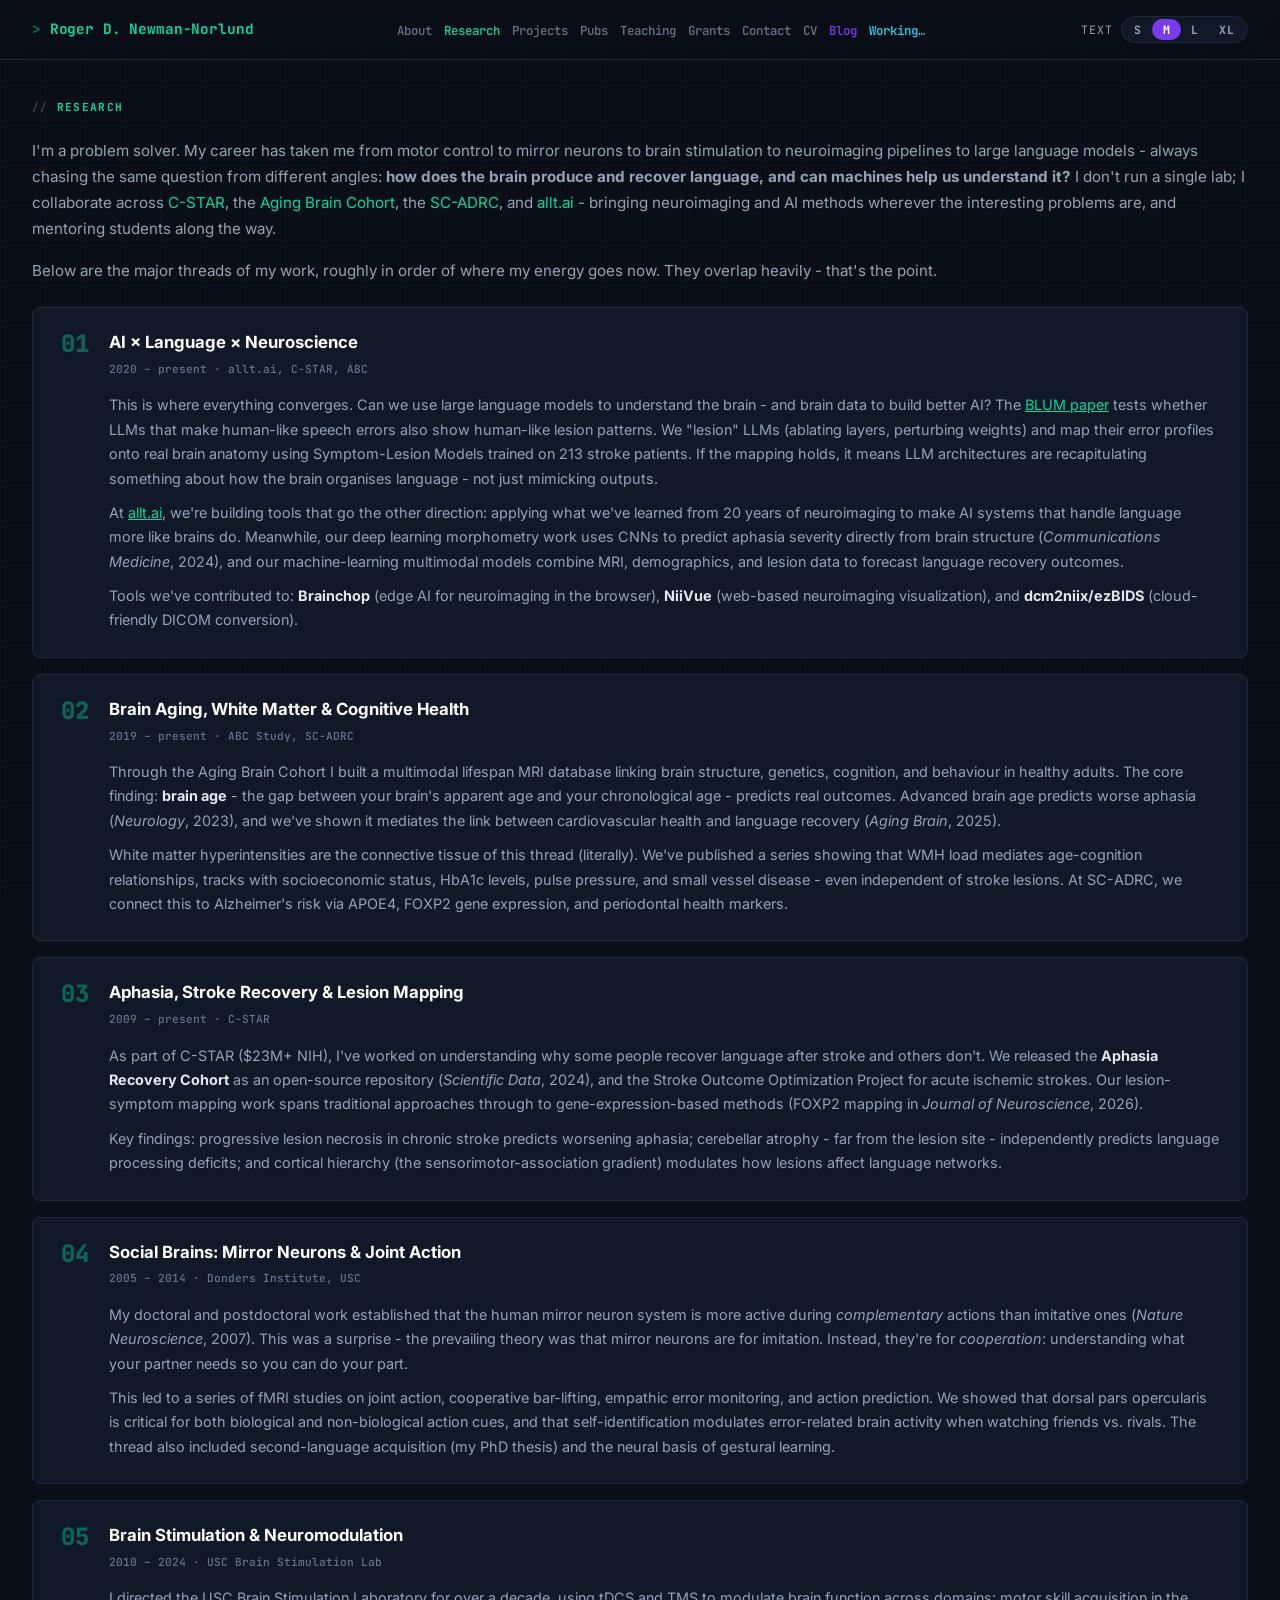
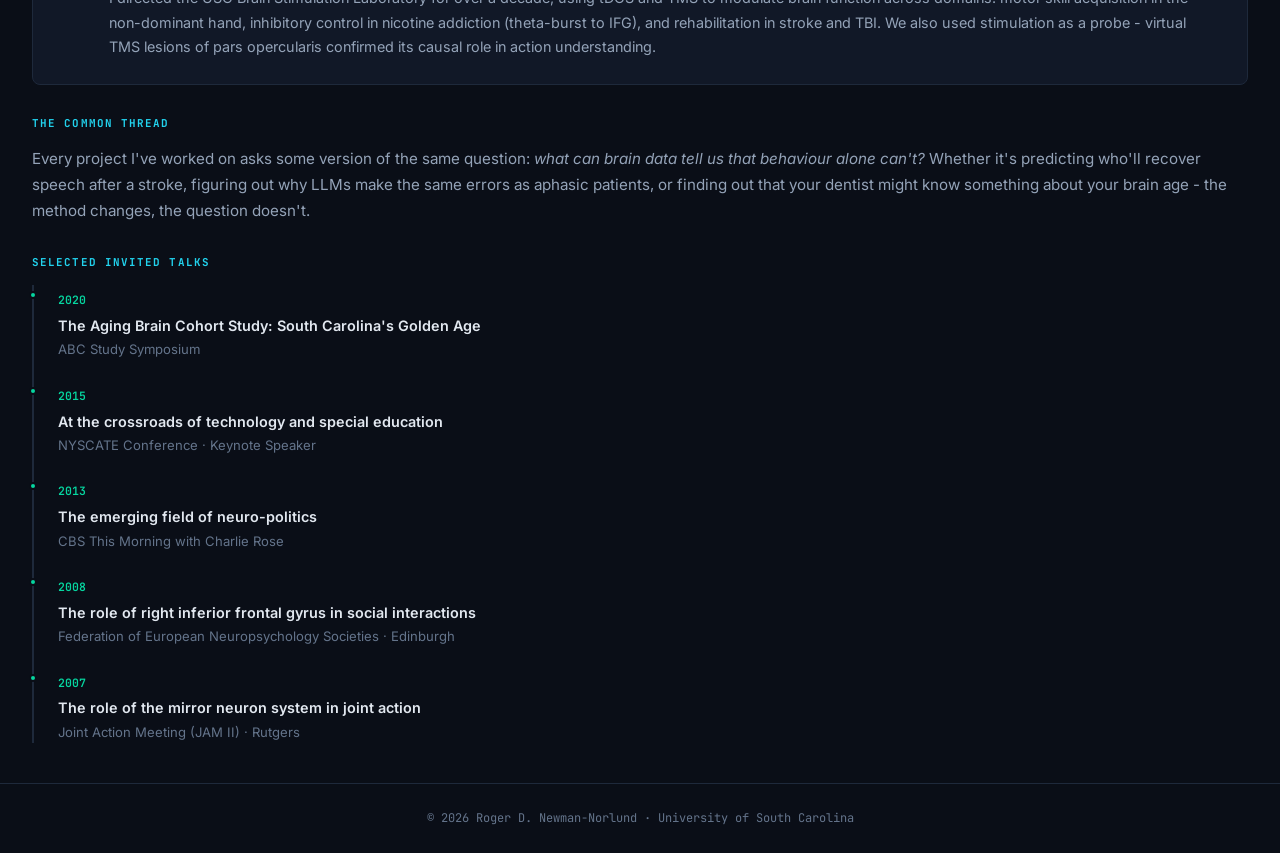
<file: research.html>
<!DOCTYPE html>
<html lang="en">
<head>
  <meta charset="UTF-8" />
  <meta name="viewport" content="width=device-width, initial-scale=1.0" />
  <title>Research - Roger D. Newman-Norlund</title>
  <link rel="preconnect" href="https://fonts.googleapis.com" />
  <link rel="preconnect" href="https://fonts.gstatic.com" crossorigin />
  <link href="https://fonts.googleapis.com/css2?family=Inter:wght@400;500;600;700;800&family=JetBrains+Mono:wght@400;500;600;700;800&display=swap" rel="stylesheet" />
  <link rel="stylesheet" href="style.css" />
</head>
<body>

  <nav>
    <a href="index.html" class="nav-name">Roger D. Newman-Norlund</a>
    <ul>
      <li><a href="about.html">About</a></li>
      <li><a href="research.html" class="active">Research</a></li>
      <li><a href="projects.html">Projects</a></li>
      <li><a href="publications.html">Pubs</a></li>
      <li><a href="teaching.html">Teaching</a></li>
      <li><a href="grants.html">Grants</a></li>
      <li><a href="contact.html">Contact</a></li>
      <li><a href="cv.html">CV</a></li>
      <li><a href="blog.html" class="nav-blog">Blog</a></li>
      <li><a href="working.html" class="nav-working">Working&hellip;</a></li>
    </ul>
  </nav>

  <main>
    <section class="page-section">
      <h2>Research</h2>

      <p class="page-intro">
        I'm a problem solver. My career has taken me from motor control to mirror neurons to
        brain stimulation to neuroimaging pipelines to large language models - always chasing
        the same question from different angles: <strong>how does the brain produce and recover
        language, and can machines help us understand it?</strong> I don't run a single lab;
        I collaborate across <a href="https://cstar.sc.edu">C-STAR</a>,
        the <a href="https://abc.sc.edu">Aging Brain Cohort</a>, the
        <a href="https://www.sc-adrc.org">SC-ADRC</a>, and
        <a href="https://allt.ai">allt.ai</a> - bringing neuroimaging and AI methods
        wherever the interesting problems are, and mentoring students along the way.
      </p>

      <p class="page-intro" style="margin-top:-0.5rem;">
        Below are the major threads of my work, roughly in order of where my energy goes now.
        They overlap heavily - that's the point.
      </p>

      <!-- THREAD 1 -->
      <div class="research-thread">
        <div class="rt-header">
          <span class="rt-number">01</span>
          <div>
            <h3 class="rt-title">AI &times; Language &times; Neuroscience</h3>
            <span class="rt-era">2020 &ndash; present &middot; allt.ai, C-STAR, ABC</span>
          </div>
        </div>
        <div class="rt-body">
          <p>
            This is where everything converges. Can we use large language models to understand
            the brain - and brain data to build better AI? The
            <a href="https://arxiv.org/abs/2602.04074">BLUM paper</a> tests whether LLMs that make
            human-like speech errors also show human-like lesion patterns. We "lesion" LLMs
            (ablating layers, perturbing weights) and map their error profiles onto real brain
            anatomy using Symptom-Lesion Models trained on 213 stroke patients. If the mapping
            holds, it means LLM architectures are recapitulating something about how the brain
            organises language - not just mimicking outputs.
          </p>
          <p>
            At <a href="https://allt.ai">allt.ai</a>, we're building tools that go the other
            direction: applying what we've learned from 20 years of neuroimaging to make AI
            systems that handle language more like brains do. Meanwhile, our deep learning
            morphometry work uses CNNs to predict aphasia severity directly from brain structure
            (<em>Communications Medicine</em>, 2024), and our machine-learning multimodal models
            combine MRI, demographics, and lesion data to forecast language recovery outcomes.
          </p>
          <p>
            Tools we've contributed to: <strong>Brainchop</strong> (edge AI for neuroimaging in
            the browser), <strong>NiiVue</strong> (web-based neuroimaging visualization), and
            <strong>dcm2niix/ezBIDS</strong> (cloud-friendly DICOM conversion).
          </p>
        </div>
      </div>

      <!-- THREAD 2 -->
      <div class="research-thread">
        <div class="rt-header">
          <span class="rt-number">02</span>
          <div>
            <h3 class="rt-title">Brain Aging, White Matter &amp; Cognitive Health</h3>
            <span class="rt-era">2019 &ndash; present &middot; ABC Study, SC-ADRC</span>
          </div>
        </div>
        <div class="rt-body">
          <p>
            Through the Aging Brain Cohort I built a multimodal lifespan MRI database linking
            brain structure, genetics, cognition, and behaviour in healthy adults. The core finding:
            <strong>brain age</strong> - the gap between your brain's apparent age and your
            chronological age - predicts real outcomes. Advanced brain age predicts worse
            aphasia (<em>Neurology</em>, 2023), and we've shown it mediates the link between
            cardiovascular health and language recovery (<em>Aging Brain</em>, 2025).
          </p>
          <p>
            White matter hyperintensities are the connective tissue of this thread (literally).
            We've published a series showing that WMH load mediates age-cognition relationships,
            tracks with socioeconomic status, HbA1c levels, pulse pressure, and small vessel
            disease - even independent of stroke lesions. At SC-ADRC, we connect this to
            Alzheimer's risk via APOE4, FOXP2 gene expression, and periodontal health markers.
          </p>
        </div>
      </div>

      <!-- THREAD 3 -->
      <div class="research-thread">
        <div class="rt-header">
          <span class="rt-number">03</span>
          <div>
            <h3 class="rt-title">Aphasia, Stroke Recovery &amp; Lesion Mapping</h3>
            <span class="rt-era">2009 &ndash; present &middot; C-STAR</span>
          </div>
        </div>
        <div class="rt-body">
          <p>
            As part of C-STAR ($23M+ NIH), I've worked on understanding why some people recover
            language after stroke and others don't. We released the
            <strong>Aphasia Recovery Cohort</strong> as an open-source repository
            (<em>Scientific Data</em>, 2024), and the Stroke Outcome Optimization Project for
            acute ischemic strokes. Our lesion-symptom mapping work spans traditional approaches
            through to gene-expression-based methods (FOXP2 mapping in <em>Journal of
            Neuroscience</em>, 2026).
          </p>
          <p>
            Key findings: progressive lesion necrosis in chronic stroke predicts worsening
            aphasia; cerebellar atrophy - far from the lesion site - independently
            predicts language processing deficits; and cortical hierarchy (the
            sensorimotor-association gradient) modulates how lesions affect language networks.
          </p>
        </div>
      </div>

      <!-- THREAD 4 -->
      <div class="research-thread">
        <div class="rt-header">
          <span class="rt-number">04</span>
          <div>
            <h3 class="rt-title">Social Brains: Mirror Neurons &amp; Joint Action</h3>
            <span class="rt-era">2005 &ndash; 2014 &middot; Donders Institute, USC</span>
          </div>
        </div>
        <div class="rt-body">
          <p>
            My doctoral and postdoctoral work established that the human mirror neuron system
            is more active during <em>complementary</em> actions than imitative ones
            (<em>Nature Neuroscience</em>, 2007). This was a surprise - the prevailing
            theory was that mirror neurons are for imitation. Instead, they're for
            <em>cooperation</em>: understanding what your partner needs so you can do your part.
          </p>
          <p>
            This led to a series of fMRI studies on joint action, cooperative bar-lifting,
            empathic error monitoring, and action prediction. We showed that
            dorsal pars opercularis is critical for both biological and non-biological action
            cues, and that self-identification modulates error-related brain activity when
            watching friends vs. rivals. The thread also included second-language acquisition
            (my PhD thesis) and the neural basis of gestural learning.
          </p>
        </div>
      </div>

      <!-- THREAD 5 -->
      <div class="research-thread">
        <div class="rt-header">
          <span class="rt-number">05</span>
          <div>
            <h3 class="rt-title">Brain Stimulation &amp; Neuromodulation</h3>
            <span class="rt-era">2010 &ndash; 2024 &middot; USC Brain Stimulation Lab</span>
          </div>
        </div>
        <div class="rt-body">
          <p>
            I directed the USC Brain Stimulation Laboratory for over a decade, using tDCS and
            TMS to modulate brain function across domains: motor skill acquisition in the
            non-dominant hand, inhibitory control in nicotine addiction (theta-burst to IFG),
            and rehabilitation in stroke and TBI. We also used stimulation as a probe -
            virtual TMS lesions of pars opercularis confirmed its causal role in action
            understanding.
          </p>
        </div>
      </div>

      <h3 class="sub-heading">The Common Thread</h3>
      <p class="page-intro">
        Every project I've worked on asks some version of the same question: <em>what can brain
        data tell us that behaviour alone can't?</em> Whether it's predicting who'll recover
        speech after a stroke, figuring out why LLMs make the same errors as aphasic patients,
        or finding out that your dentist might know something about your brain age - the
        method changes, the question doesn't.
      </p>

      <h3 class="sub-heading">Selected Invited Talks</h3>
      <ul class="timeline">
        <li>
          <span class="tl-date">2020</span>
          <div class="tl-title">The Aging Brain Cohort Study: South Carolina's Golden Age</div>
          <div class="tl-sub">ABC Study Symposium</div>
        </li>
        <li>
          <span class="tl-date">2015</span>
          <div class="tl-title">At the crossroads of technology and special education</div>
          <div class="tl-sub">NYSCATE Conference &middot; Keynote Speaker</div>
        </li>
        <li>
          <span class="tl-date">2013</span>
          <div class="tl-title">The emerging field of neuro-politics</div>
          <div class="tl-sub">CBS This Morning with Charlie Rose</div>
        </li>
        <li>
          <span class="tl-date">2008</span>
          <div class="tl-title">The role of right inferior frontal gyrus in social interactions</div>
          <div class="tl-sub">Federation of European Neuropsychology Societies &middot; Edinburgh</div>
        </li>
        <li>
          <span class="tl-date">2007</span>
          <div class="tl-title">The role of the mirror neuron system in joint action</div>
          <div class="tl-sub">Joint Action Meeting (JAM II) &middot; Rutgers</div>
        </li>
      </ul>
    </section>
  </main>

  <footer>
    <p>&copy; 2026 Roger D. Newman-Norlund &middot; University of South Carolina</p>
  </footer>

<script src="text-size.js" defer></script>
</body>
</html>
</file>
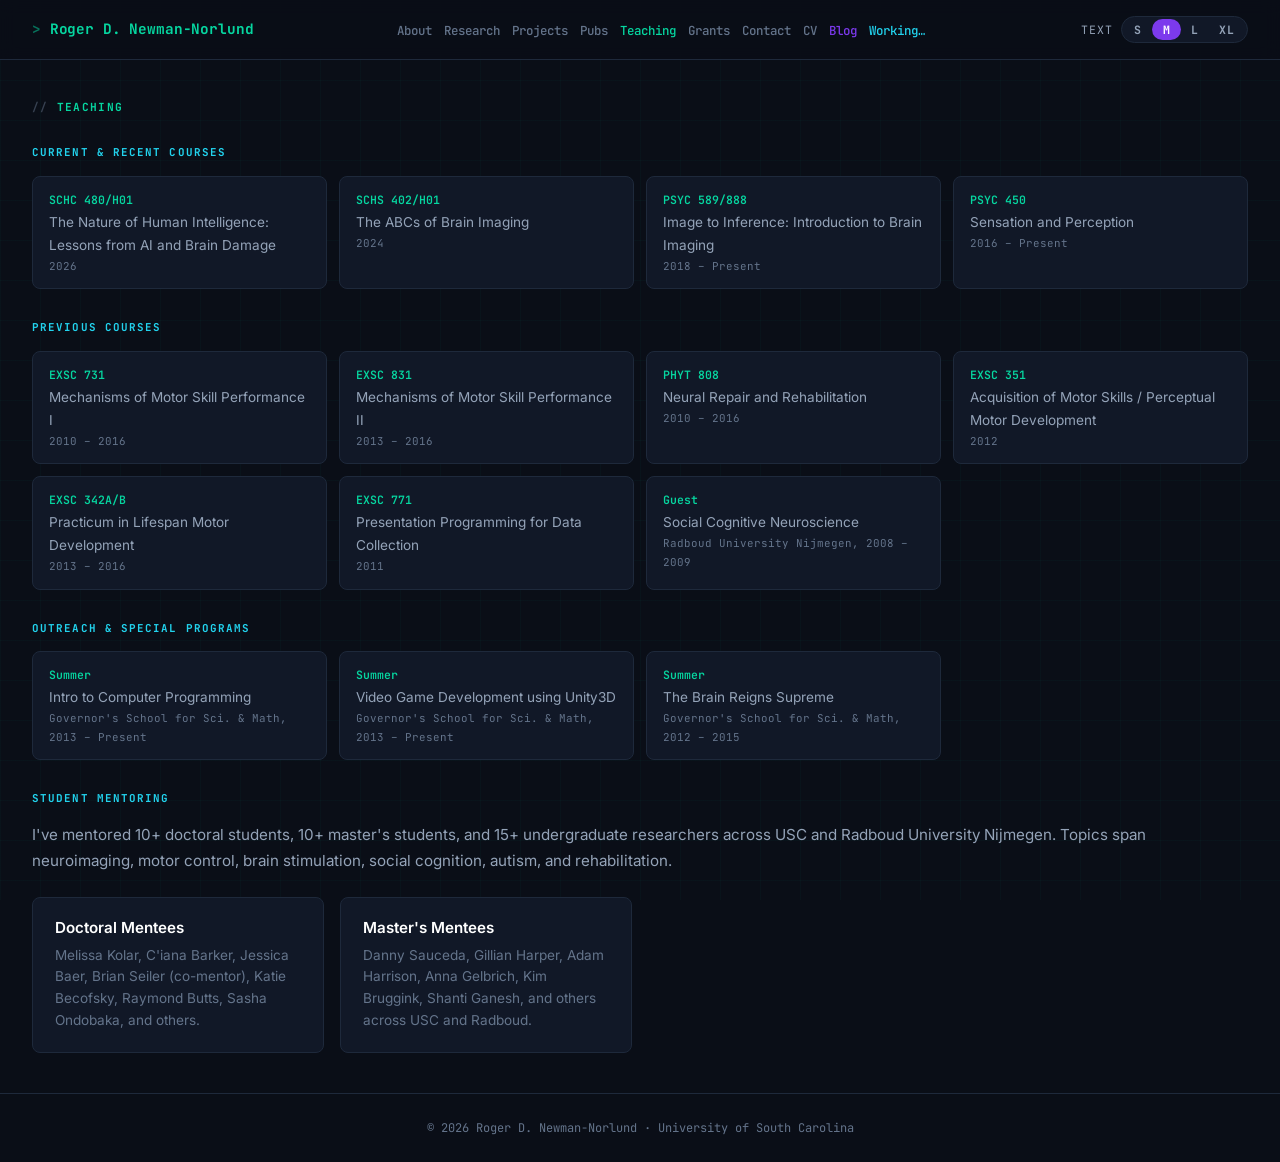
<file: teaching.html>
<!DOCTYPE html>
<html lang="en">
<head>
  <meta charset="UTF-8" />
  <meta name="viewport" content="width=device-width, initial-scale=1.0" />
  <title>Teaching - Roger D. Newman-Norlund</title>
  <link rel="preconnect" href="https://fonts.googleapis.com" />
  <link rel="preconnect" href="https://fonts.gstatic.com" crossorigin />
  <link href="https://fonts.googleapis.com/css2?family=Inter:wght@400;500;600;700;800&family=JetBrains+Mono:wght@400;500;600;700;800&display=swap" rel="stylesheet" />
  <link rel="stylesheet" href="style.css" />
</head>
<body>

  <nav>
    <a href="index.html" class="nav-name">Roger D. Newman-Norlund</a>
    <ul>
      <li><a href="about.html">About</a></li>
      <li><a href="research.html">Research</a></li>
      <li><a href="projects.html">Projects</a></li>
      <li><a href="publications.html">Pubs</a></li>
      <li><a href="teaching.html" class="active">Teaching</a></li>
      <li><a href="grants.html">Grants</a></li>
      <li><a href="contact.html">Contact</a></li>
      <li><a href="cv.html">CV</a></li>
      <li><a href="blog.html" class="nav-blog">Blog</a></li>
      <li><a href="working.html" class="nav-working">Working&hellip;</a></li>
    </ul>
  </nav>

  <main>
    <section class="page-section">
      <h2>Teaching</h2>

      <h3 class="sub-heading">Current &amp; Recent Courses</h3>
      <div class="teach-grid">
        <div class="teach-item">
          <div class="teach-code">SCHC 480/H01</div>
          <div class="teach-name">The Nature of Human Intelligence: Lessons from AI and Brain Damage</div>
          <div class="teach-years">2026</div>
        </div>
        <div class="teach-item">
          <div class="teach-code">SCHS 402/H01</div>
          <div class="teach-name">The ABCs of Brain Imaging</div>
          <div class="teach-years">2024</div>
        </div>
        <div class="teach-item">
          <div class="teach-code">PSYC 589/888</div>
          <div class="teach-name">Image to Inference: Introduction to Brain Imaging</div>
          <div class="teach-years">2018 &ndash; Present</div>
        </div>
        <div class="teach-item">
          <div class="teach-code">PSYC 450</div>
          <div class="teach-name">Sensation and Perception</div>
          <div class="teach-years">2016 &ndash; Present</div>
        </div>
      </div>

      <h3 class="sub-heading">Previous Courses</h3>
      <div class="teach-grid">
        <div class="teach-item">
          <div class="teach-code">EXSC 731</div>
          <div class="teach-name">Mechanisms of Motor Skill Performance I</div>
          <div class="teach-years">2010 &ndash; 2016</div>
        </div>
        <div class="teach-item">
          <div class="teach-code">EXSC 831</div>
          <div class="teach-name">Mechanisms of Motor Skill Performance II</div>
          <div class="teach-years">2013 &ndash; 2016</div>
        </div>
        <div class="teach-item">
          <div class="teach-code">PHYT 808</div>
          <div class="teach-name">Neural Repair and Rehabilitation</div>
          <div class="teach-years">2010 &ndash; 2016</div>
        </div>
        <div class="teach-item">
          <div class="teach-code">EXSC 351</div>
          <div class="teach-name">Acquisition of Motor Skills / Perceptual Motor Development</div>
          <div class="teach-years">2012</div>
        </div>
        <div class="teach-item">
          <div class="teach-code">EXSC 342A/B</div>
          <div class="teach-name">Practicum in Lifespan Motor Development</div>
          <div class="teach-years">2013 &ndash; 2016</div>
        </div>
        <div class="teach-item">
          <div class="teach-code">EXSC 771</div>
          <div class="teach-name">Presentation Programming for Data Collection</div>
          <div class="teach-years">2011</div>
        </div>
        <div class="teach-item">
          <div class="teach-code">Guest</div>
          <div class="teach-name">Social Cognitive Neuroscience</div>
          <div class="teach-years">Radboud University Nijmegen, 2008 &ndash; 2009</div>
        </div>
      </div>

      <h3 class="sub-heading">Outreach &amp; Special Programs</h3>
      <div class="teach-grid">
        <div class="teach-item">
          <div class="teach-code">Summer</div>
          <div class="teach-name">Intro to Computer Programming</div>
          <div class="teach-years">Governor's School for Sci. &amp; Math, 2013 &ndash; Present</div>
        </div>
        <div class="teach-item">
          <div class="teach-code">Summer</div>
          <div class="teach-name">Video Game Development using Unity3D</div>
          <div class="teach-years">Governor's School for Sci. &amp; Math, 2013 &ndash; Present</div>
        </div>
        <div class="teach-item">
          <div class="teach-code">Summer</div>
          <div class="teach-name">The Brain Reigns Supreme</div>
          <div class="teach-years">Governor's School for Sci. &amp; Math, 2012 &ndash; 2015</div>
        </div>
      </div>

      <h3 class="sub-heading">Student Mentoring</h3>
      <p class="page-intro">
        I've mentored 10+ doctoral students, 10+ master's students, and 15+ undergraduate
        researchers across USC and Radboud University Nijmegen. Topics span neuroimaging,
        motor control, brain stimulation, social cognition, autism, and rehabilitation.
      </p>

      <div class="mentor-highlights">
        <div class="card">
          <h3>Doctoral Mentees</h3>
          <p class="card-desc">
            Melissa Kolar, C'iana Barker, Jessica Baer, Brian Seiler (co-mentor),
            Katie Becofsky, Raymond Butts, Sasha Ondobaka, and others.
          </p>
        </div>
        <div class="card">
          <h3>Master's Mentees</h3>
          <p class="card-desc">
            Danny Sauceda, Gillian Harper, Adam Harrison, Anna Gelbrich,
            Kim Bruggink, Shanti Ganesh, and others across USC and Radboud.
          </p>
        </div>
      </div>
    </section>
  </main>

  <footer>
    <p>&copy; 2026 Roger D. Newman-Norlund &middot; University of South Carolina</p>
  </footer>

<script src="text-size.js" defer></script>
</body>
</html>
</file>
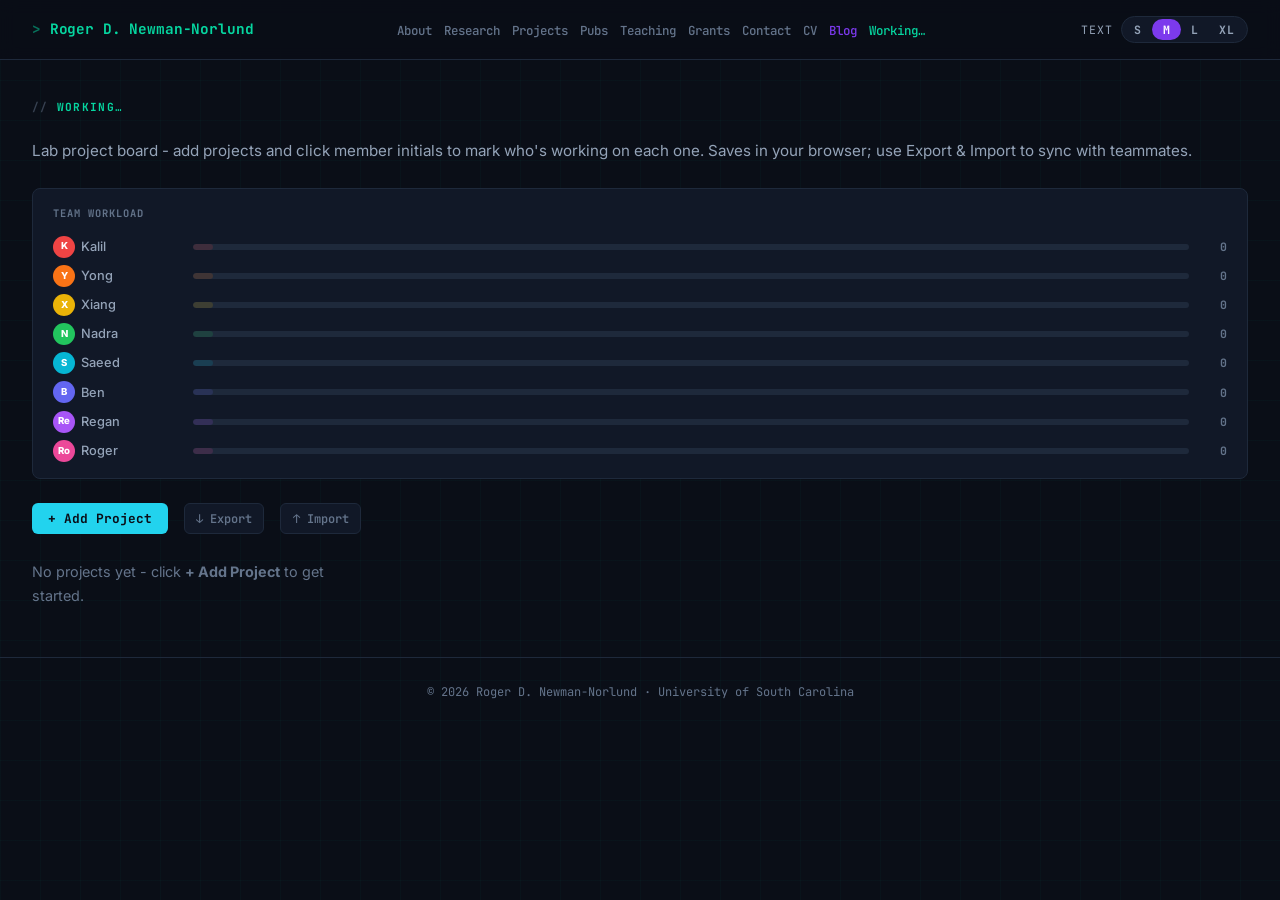
<file: working.html>
<!DOCTYPE html>
<html lang="en">
<head>
  <meta charset="UTF-8" />
  <meta name="viewport" content="width=device-width, initial-scale=1.0" />
  <title>Working… - Roger D. Newman-Norlund</title>
  <link rel="preconnect" href="https://fonts.googleapis.com" />
  <link rel="preconnect" href="https://fonts.gstatic.com" crossorigin />
  <link href="https://fonts.googleapis.com/css2?family=Inter:wght@400;500;600;700;800&family=JetBrains+Mono:wght@400;500;600;700;800&display=swap" rel="stylesheet" />
  <link rel="stylesheet" href="style.css" />
</head>
<body>

  <nav>
    <a href="index.html" class="nav-name">Roger D. Newman-Norlund</a>
    <ul>
      <li><a href="about.html">About</a></li>
      <li><a href="research.html">Research</a></li>
      <li><a href="projects.html">Projects</a></li>
      <li><a href="publications.html">Pubs</a></li>
      <li><a href="teaching.html">Teaching</a></li>
      <li><a href="grants.html">Grants</a></li>
      <li><a href="contact.html">Contact</a></li>
      <li><a href="cv.html">CV</a></li>
      <li><a href="blog.html" class="nav-blog">Blog</a></li>
      <li><a href="working.html" class="nav-working active">Working&hellip;</a></li>
    </ul>
  </nav>

  <main>
    <section class="page-section">
      <h2>Working&hellip;</h2>
      <p class="page-intro">
        Lab project board - add projects and click member initials to mark who's working on each one.
        Saves in your browser; use Export &amp; Import to sync with teammates.
      </p>

      <div class="wb-workload">
        <div class="wb-wl-heading">Team workload</div>
        <div id="wb-wl-bars" class="wb-wl-bars"></div>
      </div>

      <div class="wb-toolbar">
        <button id="wb-add" class="wb-add-btn">+ Add Project</button>
        <button id="wb-export" class="wb-sync-btn" title="Download projects as JSON">&#8595; Export</button>
        <button id="wb-import" class="wb-sync-btn" title="Load projects from JSON">&#8593; Import</button>
        <span id="wb-status" class="wb-status"></span>
      </div>

      <div id="wb-grid" class="wb-grid"></div>
    </section>
  </main>

  <footer>
    <p>&copy; 2026 Roger D. Newman-Norlund &middot; University of South Carolina</p>
  </footer>

  <script>
  (function () {
    var KEY = 'lab-projects-v1';

    var MEMBERS = [
      { name: 'Kalil', init: 'K',  color: '#ef4444' },
      { name: 'Yong',  init: 'Y',  color: '#f97316' },
      { name: 'Xiang', init: 'X',  color: '#eab308' },
      { name: 'Nadra', init: 'N',  color: '#22c55e' },
      { name: 'Saeed', init: 'S',  color: '#06b6d4' },
      { name: 'Ben',   init: 'B',  color: '#6366f1' },
      { name: 'Regan', init: 'Re', color: '#a855f7' },
      { name: 'Roger', init: 'Ro', color: '#ec4899' }
    ];

    var projects = {};
    var channel = null;
    try { channel = new BroadcastChannel('lab-projects'); } catch (e) {}

    function load() {
      try { projects = JSON.parse(localStorage.getItem(KEY)) || {}; }
      catch (e) { projects = {}; }
    }

    function persist() {
      localStorage.setItem(KEY, JSON.stringify(projects));
      if (channel) channel.postMessage({ projects: projects });
    }

    if (channel) {
      channel.onmessage = function (e) {
        if (e.data && e.data.projects) { projects = e.data.projects; render(); }
      };
    }
    window.addEventListener('storage', function (e) {
      if (e.key === KEY) {
        try { projects = JSON.parse(e.newValue) || {}; render(); } catch (ex) {}
      }
    });

    var _st;
    function setStatus(msg, type) {
      clearTimeout(_st);
      var el = document.getElementById('wb-status');
      if (!el) return;
      el.textContent = msg;
      el.className = 'wb-status' + (type ? ' wb-s-' + type : '');
      if (type === 'ok') _st = setTimeout(function () { setStatus('', ''); }, 1800);
    }

    function sortedKeys() {
      return Object.keys(projects).filter(function (k) { return projects[k]; }).sort();
    }

    function render() { renderWorkload(); renderGrid(); }

    function renderWorkload() {
      var container = document.getElementById('wb-wl-bars');
      if (!container) return;
      container.innerHTML = '';

      var counts = {};
      MEMBERS.forEach(function (m) { counts[m.name] = 0; });
      sortedKeys().forEach(function (id) {
        var p = projects[id];
        if (!p || !p.assignees) return;
        p.assignees.forEach(function (name) {
          if (counts[name] !== undefined) counts[name]++;
        });
      });

      var max = Math.max(1, Math.max.apply(null, MEMBERS.map(function (m) { return counts[m.name]; })));

      MEMBERS.forEach(function (m) {
        var count = counts[m.name];
        var pct = Math.round((count / max) * 100);
        var row = document.createElement('div');
        row.className = 'wb-wl-row';

        var label = document.createElement('div');
        label.className = 'wb-wl-label';
        label.innerHTML =
          '<span class="wb-wl-chip" style="background:' + m.color + '">' + m.init + '</span>' +
          '<span class="wb-wl-name">' + m.name + '</span>';

        var track = document.createElement('div');
        track.className = 'wb-wl-track';
        var bar = document.createElement('div');
        bar.className = 'wb-wl-bar';
        bar.style.width = (count === 0 ? 2 : pct) + '%';
        bar.style.background = m.color;
        bar.style.opacity = count === 0 ? '0.15' : '1';
        track.appendChild(bar);

        var cnt = document.createElement('div');
        cnt.className = 'wb-wl-count';
        cnt.textContent = count;

        row.appendChild(label);
        row.appendChild(track);
        row.appendChild(cnt);
        container.appendChild(row);
      });
    }

    function renderGrid() {
      var container = document.getElementById('wb-grid');
      if (!container) return;
      var keys = sortedKeys();

      if (keys.length === 0) {
        container.innerHTML = '<p class="wb-empty">No projects yet - click <strong>+ Add Project</strong> to get started.</p>';
        return;
      }

      var emptyEl = container.querySelector('.wb-empty');
      if (emptyEl) emptyEl.remove();

      var existing = {};
      container.querySelectorAll('.wb-card').forEach(function (c) { existing[c.dataset.id] = c; });

      keys.forEach(function (id) {
        if (existing[id]) { updateCard(existing[id], id, projects[id]); delete existing[id]; }
        else { container.appendChild(buildCard(id, projects[id])); }
      });

      Object.keys(existing).forEach(function (id) { existing[id].remove(); });
    }

    function buildCard(id, project) {
      var card = document.createElement('div');
      card.className = 'wb-card';
      card.dataset.id = id;

      var header = document.createElement('div');
      header.className = 'wb-card-header';

      var title = document.createElement('input');
      title.type = 'text';
      title.className = 'wb-title-input';
      title.value = (project && project.title) || '';
      title.placeholder = 'Project name…';
      title.addEventListener('input', debounce(function () {
        if (!projects[id]) return;
        projects[id].title = this.value;
        persist();
        setStatus('Saved', 'ok');
      }, 500));

      var del = document.createElement('button');
      del.className = 'wb-del';
      del.innerHTML = '&#215;';
      del.title = 'Delete project';
      del.addEventListener('click', function () {
        var name = (projects[id] && projects[id].title) || 'this project';
        if (!confirm('Delete "' + name + '"?')) return;
        delete projects[id];
        persist(); render();
        setStatus('Deleted', 'ok');
      });

      header.appendChild(title);
      header.appendChild(del);

      var chips = document.createElement('div');
      chips.className = 'wb-chips';
      chips.appendChild(buildChips(id, project));

      card.appendChild(header);
      card.appendChild(chips);
      return card;
    }

    function updateCard(card, id, project) {
      var titleEl = card.querySelector('.wb-title-input');
      if (titleEl && document.activeElement !== titleEl) {
        titleEl.value = (project && project.title) || '';
      }
      var chipsEl = card.querySelector('.wb-chips');
      if (chipsEl) { chipsEl.innerHTML = ''; chipsEl.appendChild(buildChips(id, project)); }
    }

    function buildChips(id, project) {
      var assignees = (project && project.assignees) || [];
      var frag = document.createDocumentFragment();
      MEMBERS.forEach(function (m) {
        var on = assignees.indexOf(m.name) !== -1;
        var btn = document.createElement('button');
        btn.className = 'wb-chip' + (on ? ' on' : '');
        btn.textContent = m.init;
        btn.title = m.name + (on ? ' - assigned' : '');
        btn.setAttribute('aria-pressed', on ? 'true' : 'false');
        if (on) { btn.style.background = m.color; btn.style.borderColor = m.color; btn.style.color = '#fff'; }
        btn.addEventListener('click', function () {
          if (!projects[id]) return;
          var list = (projects[id].assignees || []).slice();
          var idx = list.indexOf(m.name);
          if (idx === -1) list.push(m.name); else list.splice(idx, 1);
          projects[id].assignees = list;
          persist(); render();
        });
        frag.appendChild(btn);
      });
      return frag;
    }

    function debounce(fn, ms) {
      var t;
      return function () { var ctx = this, a = arguments; clearTimeout(t); t = setTimeout(function () { fn.apply(ctx, a); }, ms); };
    }

    function genId() { return Date.now().toString(36) + Math.random().toString(36).slice(2, 5); }

    function init() {
      load(); render();

      document.getElementById('wb-add').addEventListener('click', function () {
        var id = genId();
        projects[id] = { title: '', assignees: [], createdAt: Date.now() };
        persist(); render();
        setTimeout(function () {
          var card = document.querySelector('[data-id="' + id + '"] .wb-title-input');
          if (card) card.focus();
        }, 50);
      });

      document.getElementById('wb-export').addEventListener('click', function () {
        var blob = new Blob([JSON.stringify(projects, null, 2)], { type: 'application/json' });
        var a = document.createElement('a');
        a.href = URL.createObjectURL(blob);
        a.download = 'lab-projects.json';
        a.click();
        URL.revokeObjectURL(a.href);
        setStatus('Exported', 'ok');
      });

      document.getElementById('wb-import').addEventListener('click', function () {
        var input = document.createElement('input');
        input.type = 'file';
        input.accept = '.json';
        input.onchange = function (e) {
          var file = e.target.files[0];
          if (!file) return;
          var reader = new FileReader();
          reader.onload = function (ev) {
            try {
              projects = JSON.parse(ev.target.result);
              persist(); render();
              setStatus('Imported', 'ok');
            } catch (err) { alert('Invalid JSON file.'); }
          };
          reader.readAsText(file);
        };
        input.click();
      });
    }

    if (document.readyState === 'loading') document.addEventListener('DOMContentLoaded', init);
    else init();
  })();
  </script>

<script src="text-size.js" defer></script>
</body>
</html>
</file>
<file: style.css>
/* =============================================
   Roger D. Newman-Norlund — Dark Tech Theme
   ============================================= */

/* --- Design tokens --- */
:root {
  --bg:        #0a0e17;
  --bg-card:   #111827;
  --bg-card-h: #1a2332;
  --text:      #e2e8f0;
  --text-dim:  #94a3b8;
  --muted:     #64748b;
  --border:    #1e293b;
  --accent:    #06d6a0;
  --accent-h:  #00f0b5;
  --accent-bg: rgba(6,214,160,0.08);
  --accent2:   #7c3aed;
  --accent2-bg:rgba(124,58,237,0.10);
  --cyan:      #22d3ee;
  --radius:    8px;
  --max-w:     1280px;
  --gap:       2.5rem;
  --mono:      'JetBrains Mono', 'Fira Code', 'SF Mono', 'Cascadia Code', monospace;
  --sans:      'Inter', system-ui, -apple-system, sans-serif;
}

/* --- Reset & base --- */
*, *::before, *::after { box-sizing: border-box; margin: 0; padding: 0; }
html { scroll-behavior: smooth; }

body {
  font-family: var(--sans);
  background: var(--bg);
  color: var(--text);
  font-size: 1rem;
  line-height: 1.7;
  -webkit-font-smoothing: antialiased;
}

/* Subtle grid background */
body::before {
  content: '';
  position: fixed;
  inset: 0;
  background-image:
    linear-gradient(rgba(6,214,160,0.03) 1px, transparent 1px),
    linear-gradient(90deg, rgba(6,214,160,0.03) 1px, transparent 1px);
  background-size: 40px 40px;
  pointer-events: none;
  z-index: 0;
}

a { color: var(--accent); text-decoration: none; transition: color 0.2s; }
a:hover { color: var(--accent-h); text-decoration: underline; }

h1, h2, h3 { line-height: 1.25; font-weight: 700; }

::selection { background: var(--accent); color: var(--bg); }

/* --- Layout --- */
nav, main, footer {
  max-width: var(--max-w);
  margin-inline: auto;
  padding-inline: 2rem;
  position: relative;
  z-index: 1;
}
@media (max-width: 768px) {
  nav, main, footer { padding-inline: 1rem; }
}

/* --- Navigation --- */
nav {
  display: flex;
  align-items: center;
  justify-content: space-between;
  padding-block: 1rem;
  border-bottom: 1px solid var(--border);
  backdrop-filter: blur(8px);
  position: sticky;
  top: 0;
  z-index: 100;
  background: rgba(10,14,23,0.85);
}

.nav-name {
  font-family: var(--mono);
  font-weight: 700;
  color: var(--accent);
  font-size: 0.9rem;
  letter-spacing: -0.01em;
}
.nav-name::before { content: '> '; opacity: 0.5; }
.nav-name:hover { color: var(--accent-h); text-decoration: none; }

nav ul { list-style: none; display: flex; flex-wrap: wrap; gap: 0.2rem 0.75rem; }

nav ul a {
  font-family: var(--mono);
  font-size: 0.78rem;
  color: var(--muted);
  font-weight: 500;
  padding: 0.25rem 0;
  transition: color 0.2s;
}
nav ul a:hover { color: var(--accent); text-decoration: none; }

nav ul a[href="#working"] { color: var(--cyan); font-weight: 600; }
nav ul a[href="#blog"] { color: var(--accent2); font-weight: 600; }

/* Active nav indicator */
nav ul a.active { color: var(--accent) !important; }

/* --- Sections --- */
section {
  padding-block: var(--gap);
  border-bottom: 1px solid var(--border);
}
section:last-of-type { border-bottom: none; }

section h2 {
  font-family: var(--mono);
  font-size: 0.7rem;
  font-weight: 700;
  letter-spacing: 0.12em;
  text-transform: uppercase;
  color: var(--accent);
  margin-bottom: 1.5rem;
  display: flex;
  align-items: center;
  gap: 0.5rem;
}
section h2::before {
  content: '//';
  color: var(--muted);
  opacity: 0.5;
}

/* --- Hero --- */
#hero { padding-block: 3.5rem 2.5rem; border-bottom: 1px solid var(--border); }

.hero-layout {
  display: flex;
  align-items: center;
  justify-content: space-between;
  gap: 2.5rem;
}
.hero-text { flex: 1; }

.hero-eyebrow {
  font-family: var(--mono);
  font-size: 0.85rem;
  color: var(--accent);
  margin-bottom: 0.5rem;
  opacity: 0.8;
}

#hero h1 {
  font-size: clamp(1.8rem, 5vw, 2.5rem);
  letter-spacing: -0.03em;
  margin-bottom: 0.5rem;
  color: #fff;
}

.tagline {
  font-size: 1rem;
  color: var(--text-dim);
}

.hero-sub {
  font-size: 0.85rem;
  color: var(--muted);
  margin-top: 0.2rem;
}

.hero-badges {
  display: flex;
  flex-wrap: wrap;
  gap: 0.5rem;
  margin-top: 1.25rem;
}

.badge {
  font-family: var(--mono);
  font-size: 0.72rem;
  font-weight: 500;
  padding: 0.3rem 0.75rem;
  background: var(--accent-bg);
  color: var(--accent);
  border: 1px solid rgba(6,214,160,0.2);
  border-radius: 4px;
  transition: border-color 0.2s, background 0.2s;
}
.badge:hover {
  border-color: var(--accent);
  background: rgba(6,214,160,0.15);
}

.hero-photo-wrap { flex-shrink: 0; }

.hero-photo {
  width: 170px;
  height: 170px;
  object-fit: cover;
  border-radius: 50%;
  border: 3px solid var(--border);
  outline: 2px solid rgba(6,214,160,0.3);
  outline-offset: 3px;
  display: block;
  filter: grayscale(10%);
  transition: outline-color 0.3s, filter 0.3s;
}
.hero-photo:hover {
  outline-color: var(--accent);
  filter: grayscale(0%);
}

/* --- About --- */
.about-layout {
  display: flex;
  gap: 2rem;
  align-items: flex-start;
}
.about-text { flex: 1; }
.about-text p + p { margin-top: 0.75rem; }
.about-text p { color: var(--text-dim); }

/* --- Stats row --- */
.stats-row {
  display: flex;
  gap: 1.5rem;
  margin-top: 1.5rem;
  flex-wrap: wrap;
}

.stat-card {
  background: var(--bg-card);
  border: 1px solid var(--border);
  border-radius: var(--radius);
  padding: 1rem 1.25rem;
  flex: 1;
  min-width: 140px;
  transition: border-color 0.2s;
}
.stat-card:hover { border-color: var(--accent); }

.stat-num {
  font-family: var(--mono);
  font-size: 1.5rem;
  font-weight: 800;
  color: var(--accent);
  display: block;
}
.stat-label {
  font-size: 0.78rem;
  color: var(--muted);
  margin-top: 0.1rem;
}

/* --- Research tags --- */
.tag-list { display: flex; flex-wrap: wrap; gap: 0.5rem; }

.tag {
  font-family: var(--mono);
  font-size: 0.72rem;
  font-weight: 500;
  padding: 0.3rem 0.7rem;
  border: 1px solid var(--border);
  border-radius: 4px;
  color: var(--muted);
  transition: border-color 0.2s, color 0.2s, background 0.2s;
}
.tag:hover {
  border-color: var(--accent);
  color: var(--accent);
  background: var(--accent-bg);
}

/* --- Timeline --- */
.timeline { list-style: none; }

.timeline li {
  position: relative;
  padding-left: 1.5rem;
  padding-bottom: 1.25rem;
  border-left: 2px solid var(--border);
}
.timeline li:last-child { padding-bottom: 0; }

.timeline li::before {
  content: '';
  position: absolute;
  left: -5px;
  top: 6px;
  width: 8px;
  height: 8px;
  border-radius: 50%;
  background: var(--accent);
  border: 2px solid var(--bg);
}

.tl-date {
  font-family: var(--mono);
  font-size: 0.72rem;
  color: var(--accent);
  font-weight: 600;
}
.tl-title {
  font-size: 0.9rem;
  font-weight: 600;
  color: var(--text);
  margin-top: 0.1rem;
}
.tl-sub {
  font-size: 0.82rem;
  color: var(--muted);
}

/* --- Projects grid --- */
.project-grid {
  display: grid;
  grid-template-columns: repeat(auto-fill, minmax(260px, 1fr));
  gap: 1rem;
}

.card {
  background: var(--bg-card);
  border: 1px solid var(--border);
  border-radius: var(--radius);
  padding: 1.25rem 1.4rem;
  display: flex;
  flex-direction: column;
  gap: 0.45rem;
  transition: border-color 0.2s, transform 0.2s, box-shadow 0.2s;
}
.card:hover {
  border-color: rgba(6,214,160,0.4);
  transform: translateY(-2px);
  box-shadow: 0 8px 24px rgba(0,0,0,0.3);
}

.card-icon { font-size: 1.4rem; line-height: 1; margin-bottom: 0.2rem; }
.card h3 { font-size: 0.95rem; font-weight: 600; color: #fff; }

.card-desc {
  font-size: 0.85rem;
  color: var(--muted);
  flex: 1;
  line-height: 1.6;
}

.card-links {
  display: flex;
  gap: 1rem;
  margin-top: 0.6rem;
  font-family: var(--mono);
  font-size: 0.78rem;
  font-weight: 600;
}

/* --- Publications --- */
.muted { color: var(--muted); }

.pub-list {
  list-style: none;
  display: flex;
  flex-direction: column;
  gap: 1rem;
}
.pub-list li {
  display: flex;
  gap: 1.25rem;
  align-items: flex-start;
  padding: 0.75rem;
  border-radius: var(--radius);
  transition: background 0.2s;
}
.pub-list li:hover { background: var(--bg-card); }

.pub-year {
  font-family: var(--mono);
  font-size: 0.75rem;
  font-weight: 700;
  color: var(--accent);
  min-width: 3.4rem;              /* keeps '2026' aligned across years */
  padding: 0.28rem 0.55rem;       /* pill padding so background chips fit */
  white-space: nowrap;            /* IN PREP / SUB stay on one line */
  flex-shrink: 0;                 /* don't let the flex row shrink the chip */
  border-radius: 4px;
  text-align: center;
  align-self: flex-start;
  box-sizing: border-box;
}
.pub-title {
  font-size: 0.88rem;
  font-weight: 500;
  line-height: 1.45;
  color: var(--text-dim);
}
.pub-venue {
  font-size: 0.8rem;
  color: var(--muted);
  margin-top: 0.15rem;
}

/* --- Teaching --- */
.teach-grid {
  display: grid;
  grid-template-columns: repeat(auto-fill, minmax(280px, 1fr));
  gap: 0.75rem;
}

.teach-item {
  background: var(--bg-card);
  border: 1px solid var(--border);
  border-radius: var(--radius);
  padding: 0.8rem 1rem;
  transition: border-color 0.2s;
}
.teach-item:hover { border-color: rgba(6,214,160,0.3); }

.teach-code {
  font-family: var(--mono);
  font-size: 0.72rem;
  color: var(--accent);
  font-weight: 600;
}
.teach-name {
  font-size: 0.85rem;
  color: var(--text-dim);
  margin-top: 0.1rem;
}
.teach-years {
  font-family: var(--mono);
  font-size: 0.68rem;
  color: var(--muted);
}

/* --- Contact --- */
.contact-list {
  list-style: none;
  display: flex;
  flex-direction: column;
  gap: 0.65rem;
}
.contact-list li {
  display: flex;
  align-items: baseline;
  gap: 0.75rem;
}
.contact-label {
  font-family: var(--mono);
  font-size: 0.68rem;
  font-weight: 700;
  letter-spacing: 0.07em;
  text-transform: uppercase;
  color: var(--muted);
  min-width: 90px;
}

/* --- Blog --- */
.blog-toolbar {
  display: flex;
  align-items: center;
  gap: 1rem;
  margin-bottom: 1.5rem;
}

.blog-new-btn {
  font-family: var(--mono);
  background: var(--accent2);
  color: #fff;
  border: none;
  border-radius: 6px;
  padding: 0.45rem 1rem;
  font-size: 0.8rem;
  font-weight: 600;
  cursor: pointer;
  transition: background 0.2s;
}
.blog-new-btn:hover { background: #6d28d9; }

/* ── Blog: wider, more editorial layout ─────────────────────────── */
/* When blog.html adds `class="blog-page"` to body, the page main widens
   to accommodate the essay column and floated images. Nav/footer stay
   in the standard site width. */
/* Blog page inherits the site-wide 1280px width; no override needed. */

/* ── Blog: cool editorial sticky header ────────────────────────── */
/* Sits below the site nav (which is already sticky at top:0) and
   pins the "Blog" wordmark + reader controls to the top of the
   viewport as you scroll. */
body.blog-page section.page-section > h2:first-of-type,
body.blog-page section.page-section > p.page-intro { display: none; } /* replaced by .blog-header */

.blog-header {
  position: sticky;
  top: 58px;            /* below the ~58px nav bar */
  z-index: 50;
  margin: 0 -2rem 2rem;
  padding: 1.6rem 2rem 0;
  background: rgba(10,14,23,0.88);
  backdrop-filter: blur(14px);
  -webkit-backdrop-filter: blur(14px);
  border-bottom: 1px solid var(--border);
}
@media (max-width: 768px) {
  .blog-header { margin: 0 -1rem 1.5rem; padding: 1.1rem 1rem 0; top: 52px; }
}
.blog-header-inner {
  display: flex;
  align-items: flex-end;
  justify-content: space-between;
  gap: 2rem;
  flex-wrap: wrap;
}
.blog-header-title { min-width: 0; }
.blog-header-eyebrow {
  font-family: var(--mono);
  font-size: 0.72rem;
  font-weight: 700;
  letter-spacing: 0.15em;
  text-transform: uppercase;
  color: var(--accent);
  margin-bottom: 0.45rem;
  display: flex; align-items: center; gap: 0.5rem;
}
.blog-header-eyebrow::before {
  content: '//';
  color: var(--muted);
  opacity: 0.6;
}
.blog-header-h {
  font-family: 'Inter', system-ui, sans-serif;
  font-size: clamp(2rem, 6vw, 3.6rem);
  font-weight: 900;
  line-height: 1.25;              /* room for the g/p/y descenders */
  margin: 0;
  padding-bottom: 0.35rem;
  letter-spacing: -0.03em;
  background: linear-gradient(90deg, #06d6a0 0%, #22d3ee 50%, #7c3aed 100%);
  -webkit-background-clip: text;
  background-clip: text;
  color: transparent;
}
.blog-header-sub {
  color: var(--text-dim);
  font-size: 0.95rem;
  margin: 0.55rem 0 1.15rem;
  max-width: 62ch;
}
.blog-header-tools {
  display: flex;
  align-items: center;
  gap: 0.7rem;
  padding-bottom: 1.15rem;
  color: var(--text-dim);
  font-family: var(--mono);
  font-size: 0.75rem;
  letter-spacing: 0.08em;
  text-transform: uppercase;
}
/* triple-color accent stripe at the very bottom of the header block.
   The top margin (not bottom) is what creates space between the
   wordmark descenders and the stripe. */
.blog-header-stripe {
  height: 3px;
  margin: 3.5rem -2rem 0;
  background: linear-gradient(90deg, #06d6a0 0%, #22d3ee 50%, #7c3aed 100%);
  border-radius: 2px;
  opacity: 0.85;
}
@media (max-width: 768px) {
  .blog-header-stripe { margin: 2.5rem -1rem 0; }
  .blog-header-tools { padding-bottom: 0.9rem; }
}

.blog-posts { display: flex; flex-direction: column; gap: 2rem; }

.blog-post {
  background: var(--bg-card);
  border: 1px solid var(--border);
  border-left: 3px solid transparent;
  border-radius: 10px;
  padding: 2.25rem 2.5rem;
  transition: border-color 0.25s ease, transform 0.25s ease, box-shadow 0.25s ease;
  position: relative;
}
.blog-post:hover {
  border-color: var(--border);
  border-left-color: var(--accent2);
  box-shadow: 0 8px 24px -12px rgba(124,58,237,0.28);
}
@media (max-width: 768px) {
  .blog-post { padding: 1.5rem 1.25rem; border-radius: 8px; }
}

.blog-post-date {
  font-family: var(--mono);
  font-size: 0.75rem;
  color: var(--accent2);
  font-weight: 700;
  letter-spacing: 0.09em;
  text-transform: uppercase;
  background: var(--accent2-bg);
  display: inline-block;
  padding: 0.28rem 0.7rem;
  border-radius: 999px;
  border: 1px solid rgba(124,58,237,0.28);
}
.blog-post-title {
  font-size: 1.65rem;
  font-weight: 800;
  color: #fff;
  margin: 0.65rem 0 1rem;
  line-height: 1.25;
  letter-spacing: -0.015em;
}
@media (max-width: 768px) {
  .blog-post-title { font-size: 1.3rem; }
}
.blog-post-body {
  font-size: 1.06rem;
  color: #f1f5fb;              /* near-white for maximum contrast on the dark card */
  line-height: 1.75;
}
.blog-post-body > * { max-width: 100%; }
/* Reader text-size selector: scales html root font-size in the
   inline blog.html script, which cascades to nav / header / footer /
   body / everything using rem units. These per-size rules keep
   the body prose comfortable at every scale. */
body.blog-text-sm .blog-post-body { line-height: 1.7; }
body.blog-text-md .blog-post-body { line-height: 1.75; }
body.blog-text-lg .blog-post-body { line-height: 1.8; }
body.blog-text-xl .blog-post-body { line-height: 1.85; }

/* High-contrast tweaks for body prose inside blog posts */
.blog-post-body p,
.blog-post-body li { color: #f1f5fb; }
.blog-post-body strong { color: #ffffff; }
.blog-post-body em { color: #ffffff; }
.blog-post-body h4 { color: var(--accent-h); }        /* brighter mint */
.blog-post-body a { color: var(--accent-h); }
.blog-post-body a:hover { color: #ffffff; }
.blog-post-body code { color: var(--accent-h); background: rgba(6,214,160,0.14); }

/* Text-size selector chrome (lives inside the site nav on the blog page
   AND inside .blog-header-tools). Size and paddings compact for nav fit. */
.blog-size-btns {
  display: inline-flex;
  background: var(--bg-card);
  border: 1px solid var(--border);
  border-radius: 999px;
  padding: 2px;
}
.blog-size-btns button {
  font-family: var(--mono);
  background: transparent;
  color: var(--text-dim);
  border: 0;
  padding: 0.28rem 0.65rem;
  border-radius: 999px;
  cursor: pointer;
  font-size: 0.72rem;
  font-weight: 700;
  letter-spacing: 0.05em;
  transition: background 0.2s, color 0.2s;
  line-height: 1;
}
.blog-size-btns button:hover { color: #ffffff; }
.blog-size-btns button.active {
  background: var(--accent2);
  color: #ffffff;
}
/* In-nav size selector wrapper. Present on every page via text-size.js. */
.nav-size {
  display: inline-flex;
  align-items: center;
  gap: 0.5rem;
  font-family: var(--mono);
  font-size: 0.72rem;
  color: var(--text-dim);
  letter-spacing: 0.08em;
  text-transform: uppercase;
  margin-left: 0.75rem;
}
@media (max-width: 640px) {
  .nav-size .label { display: none; }
  .nav-size { margin-left: 0.35rem; }
}
.blog-post-body p {
  margin: 0.7rem 0;
}
.blog-post-body p:first-child { margin-top: 0; }
.blog-post-body p:last-child { margin-bottom: 0; }
.blog-post-body ul, .blog-post-body ol {
  margin: 0.6rem 0 0.6rem 1.5rem;
}
.blog-post-body ul { list-style: disc; }
.blog-post-body ol { list-style: decimal; }
.blog-post-body li {
  margin-bottom: 0.35rem;
  line-height: 1.65;
}
.blog-post-body blockquote {
  margin: 1rem 0;
  padding: 0.5rem 1.15rem;
  border-left: 3px solid var(--accent);
  color: var(--text);
  font-style: italic;
}
.blog-post-body pre {
  background: #0f1320;
  border: 1px solid var(--border);
  padding: 0.85rem 1rem;
  border-radius: 6px;
  color: var(--text);
  font-family: var(--mono);
  font-size: 0.82rem;
  overflow-x: auto;
  margin: 0.9rem 0;
}
.blog-post-body code {
  font-family: var(--mono);
  font-size: 0.86rem;
  background: rgba(6,214,160,0.09);
  padding: 0.12rem 0.4rem;
  border-radius: 3px;
  color: var(--accent);
}
.blog-post-body pre code { background: transparent; padding: 0; color: inherit; font-size: inherit; }
.blog-post-body strong { color: var(--text); font-weight: 700; }
.blog-post-body a { text-decoration: underline; text-underline-offset: 2px; }
.blog-post-body h4 {
  font-family: var(--mono);
  font-size: 0.92rem;
  font-weight: 700;
  color: var(--accent);
  margin: 1.6rem 0 0.5rem;
  letter-spacing: 0.02em;
  clear: both;
  text-transform: none;
}
.blog-post-body h4:first-child { margin-top: 0; }

/* Images: default floated at ~40% up to 480px, always shrink to fit.
   For portrait/tall images, posts can override with an inline style. */
.blog-img {
  float: left;
  max-width: min(40%, 480px);
  height: auto;
  border-radius: 8px;
  border: 1px solid var(--border);
  margin: 0.25rem 1.25rem 0.75rem 0;
}
.blog-post-actions {
  display: flex;
  gap: 0.75rem;
  margin-top: 0.75rem;
}
.blog-post-actions button {
  font-family: var(--mono);
  font-size: 0.72rem;
  background: none;
  border: 1px solid var(--border);
  color: var(--muted);
  padding: 0.25rem 0.6rem;
  border-radius: 4px;
  cursor: pointer;
  transition: border-color 0.2s, color 0.2s;
}
.blog-post-actions button:hover { border-color: var(--accent2); color: var(--accent2); }
.blog-post-actions button.blog-del:hover { border-color: #ef4444; color: #ef4444; }

/* Full-width figures (e.g. inline paper figures, iframes) fall inside
   the body's max reading width by default but can be broken out with
   .blog-figure-wide (span the whole card, useful for videos/charts). */
.blog-post-body .blog-figure-wide,
.blog-post-body iframe.blog-figure-wide,
.blog-post-body video.blog-figure-wide,
.blog-post-body img.blog-figure-wide {
  max-width: 100%;
  width: 100%;
  float: none;
  display: block;
  margin: 1rem auto;
  clear: both;
}

/* Videos in blog posts */
.blog-post-body video {
  max-width: 100%;
  height: auto;
  border-radius: 8px;
  border: 1px solid var(--border);
}
/* Iframes (embedded demos) */
.blog-post-body iframe {
  max-width: 100%;
  border-radius: 8px;
  border: 1px solid var(--border);
  background: #0b0e14;
}

/* Blog editor modal */
.blog-modal-overlay {
  position: fixed;
  inset: 0;
  background: rgba(0,0,0,0.7);
  backdrop-filter: blur(4px);
  z-index: 200;
  display: flex;
  align-items: center;
  justify-content: center;
}
.blog-modal-overlay.hidden { display: none; }

.blog-modal {
  background: var(--bg-card);
  border: 1px solid var(--border);
  border-radius: var(--radius);
  padding: 1.5rem;
  width: 90%;
  max-width: 600px;
  max-height: 80vh;
  overflow-y: auto;
}
.blog-modal h3 {
  font-family: var(--mono);
  font-size: 0.85rem;
  color: var(--accent2);
  margin-bottom: 1rem;
}

.blog-modal input,
.blog-modal textarea {
  width: 100%;
  font-family: var(--sans);
  font-size: 0.9rem;
  color: var(--text);
  background: var(--bg);
  border: 1px solid var(--border);
  border-radius: 6px;
  padding: 0.6rem 0.8rem;
  outline: none;
  transition: border-color 0.2s;
  margin-bottom: 0.75rem;
}
.blog-modal input:focus,
.blog-modal textarea:focus { border-color: var(--accent2); }

.blog-modal textarea {
  min-height: 180px;
  resize: vertical;
  line-height: 1.7;
}

.blog-modal-actions {
  display: flex;
  gap: 0.75rem;
  justify-content: flex-end;
  margin-top: 0.5rem;
}
.blog-modal-actions button {
  font-family: var(--mono);
  font-size: 0.8rem;
  padding: 0.45rem 1rem;
  border-radius: 6px;
  cursor: pointer;
  font-weight: 600;
  border: none;
  transition: background 0.2s;
}
.blog-save-btn { background: var(--accent2); color: #fff; }
.blog-save-btn:hover { background: #6d28d9; }
.blog-cancel-btn { background: transparent; color: var(--muted); border: 1px solid var(--border) !important; }
.blog-cancel-btn:hover { border-color: var(--muted) !important; color: var(--text); }

.blog-empty {
  color: var(--muted);
  font-size: 0.9rem;
  font-family: var(--mono);
  padding: 2rem 0;
  text-align: center;
}

/* (tab mode removed — now multi-page) */

/* --- Working / Project Board --- */
.wb-workload {
  background: var(--bg-card);
  border: 1px solid var(--border);
  border-radius: var(--radius);
  padding: 1rem 1.25rem;
  margin-bottom: 1.5rem;
}
.wb-wl-heading {
  font-family: var(--mono);
  font-size: 0.65rem;
  font-weight: 700;
  letter-spacing: 0.1em;
  text-transform: uppercase;
  color: var(--muted);
  margin-bottom: 0.8rem;
}
.wb-wl-bars { display: flex; flex-direction: column; gap: 0.45rem; }
.wb-wl-row {
  display: grid;
  grid-template-columns: 130px 1fr 28px;
  align-items: center;
  gap: 0.6rem;
}
.wb-wl-label { display: flex; align-items: center; gap: 0.4rem; }
.wb-wl-chip {
  display: inline-flex;
  align-items: center;
  justify-content: center;
  width: 22px;
  height: 22px;
  border-radius: 50%;
  font-size: 0.6rem;
  font-weight: 800;
  color: #fff;
  flex-shrink: 0;
}
.wb-wl-name { font-size: 0.8rem; font-weight: 500; color: var(--text-dim); }
.wb-wl-track {
  background: var(--border);
  border-radius: 999px;
  height: 6px;
  overflow: hidden;
}
.wb-wl-bar {
  height: 100%;
  border-radius: 999px;
  transition: width 0.4s ease;
  min-width: 3px;
}
.wb-wl-count {
  font-family: var(--mono);
  font-size: 0.72rem;
  font-weight: 700;
  color: var(--muted);
  text-align: right;
}

.wb-toolbar {
  display: flex;
  align-items: center;
  gap: 1rem;
  margin-bottom: 1.1rem;
}
.wb-add-btn {
  font-family: var(--mono);
  background: var(--cyan);
  color: var(--bg);
  border: none;
  border-radius: 6px;
  padding: 0.45rem 1rem;
  font-size: 0.8rem;
  font-weight: 700;
  cursor: pointer;
  transition: background 0.15s;
}
.wb-add-btn:hover { background: #06b6d4; }

.wb-sync-btn {
  font-family: var(--mono);
  background: var(--bg-card);
  border: 1px solid var(--border);
  border-radius: 6px;
  padding: 0.4rem 0.7rem;
  font-size: 0.75rem;
  font-weight: 600;
  cursor: pointer;
  color: var(--muted);
  transition: border-color 0.15s, color 0.15s;
}
.wb-sync-btn:hover { border-color: var(--cyan); color: var(--cyan); }

.wb-status { font-family: var(--mono); font-size: 0.75rem; font-weight: 500; color: var(--muted); }
.wb-status.wb-s-ok   { color: var(--accent); }
.wb-status.wb-s-err  { color: #ef4444; }
.wb-status.wb-s-warn { color: #f59e0b; }

.wb-grid {
  display: grid;
  grid-template-columns: repeat(auto-fill, minmax(270px, 1fr));
  gap: 0.85rem;
}
.wb-card {
  border: 1px solid var(--border);
  border-radius: var(--radius);
  padding: 1rem 1.1rem;
  background: var(--bg-card);
  display: flex;
  flex-direction: column;
  gap: 0.8rem;
  transition: border-color 0.2s, box-shadow 0.2s;
}
.wb-card:hover {
  border-color: rgba(34,211,238,0.3);
  box-shadow: 0 4px 16px rgba(0,0,0,0.3);
}
.wb-card-header { display: flex; align-items: center; gap: 0.5rem; }

.wb-title-input {
  flex: 1;
  font-family: var(--sans);
  font-size: 0.9rem;
  font-weight: 600;
  color: var(--text);
  background: transparent;
  border: none;
  border-bottom: 1.5px solid transparent;
  outline: none;
  padding: 0 0 1px;
  min-width: 0;
  transition: border-color 0.15s;
}
.wb-title-input::placeholder { color: #334155; font-weight: 400; }
.wb-title-input:focus { border-bottom-color: var(--cyan); }

.wb-del {
  background: none;
  border: none;
  cursor: pointer;
  font-size: 1.15rem;
  color: #475569;
  padding: 0;
  line-height: 1;
  flex-shrink: 0;
  transition: color 0.15s;
}
.wb-del:hover { color: #ef4444; }

.wb-chips { display: flex; flex-wrap: wrap; gap: 0.3rem; }
.wb-chip {
  display: inline-flex;
  align-items: center;
  justify-content: center;
  min-width: 32px;
  height: 30px;
  padding: 0 6px;
  border-radius: 999px;
  border: 1.5px solid var(--border);
  background: var(--bg);
  color: #475569;
  font-family: var(--sans);
  font-size: 0.7rem;
  font-weight: 800;
  cursor: pointer;
  transition: border-color 0.12s, color 0.12s, background 0.12s;
  letter-spacing: 0.02em;
}
.wb-chip:hover { border-color: #64748b; color: var(--text); }
.wb-chip.on { box-shadow: 0 1px 6px rgba(0,0,0,0.3); }
.wb-empty { color: var(--muted); font-size: 0.9rem; padding: 0.5rem 0; }

/* --- Footer --- */
footer {
  padding-block: 1.5rem;
  font-family: var(--mono);
  font-size: 0.75rem;
  color: var(--muted);
  border-top: 1px solid var(--border);
  text-align: center;
}

/* --- Page section (multi-page layout) --- */
.page-section {
  padding-block: var(--gap);
}
.page-section h2 { margin-bottom: 1.5rem; }

.page-intro {
  color: var(--text-dim);
  font-size: 0.95rem;
  margin-bottom: 1.5rem;
  line-height: 1.7;
}

.sub-heading {
  font-family: var(--mono);
  font-size: 0.68rem;
  font-weight: 700;
  letter-spacing: 0.1em;
  text-transform: uppercase;
  color: var(--cyan);
  margin-top: 2rem;
  margin-bottom: 1rem;
}

/* Hero CTA buttons */
.hero-cta {
  display: flex;
  gap: 0.75rem;
  margin-top: 1.5rem;
}

.btn-primary {
  font-family: var(--mono);
  font-size: 0.82rem;
  font-weight: 600;
  padding: 0.55rem 1.25rem;
  background: var(--accent);
  color: var(--bg);
  border-radius: 6px;
  transition: background 0.2s;
}
.btn-primary:hover { background: var(--accent-h); text-decoration: none; color: var(--bg); }

.btn-secondary {
  font-family: var(--mono);
  font-size: 0.82rem;
  font-weight: 600;
  padding: 0.55rem 1.25rem;
  background: transparent;
  color: var(--text-dim);
  border: 1px solid var(--border);
  border-radius: 6px;
  transition: border-color 0.2s, color 0.2s;
}
.btn-secondary:hover { border-color: var(--accent); color: var(--accent); text-decoration: none; }

/* Active nav link */
nav ul a.active { color: var(--accent) !important; }
.nav-blog { color: var(--accent2) !important; }
.nav-working { color: var(--cyan) !important; }

/* About page photo */
.about-photo-wrap { flex-shrink: 0; }

/* ── Projects timeline ─────────────────────────────────────── */
.project-timeline {
  display: grid;
  grid-template-columns: repeat(auto-fill, minmax(300px, 1fr));
  gap: 1.25rem;
  position: relative;
  padding-top: 1rem;
}
/* horizontal connecting line running through the year badges */
.project-timeline::before {
  content: '';
  position: absolute;
  left: 0; right: 0; top: 0.9rem;
  height: 2px;
  background: linear-gradient(90deg, #06d6a0 0%, #22d3ee 50%, #7c3aed 100%);
  opacity: 0.35;
  border-radius: 2px;
  z-index: 0;
}
.tl-card {
  position: relative;
  z-index: 1;
  background: var(--bg-card);
  border: 1px solid var(--border);
  border-radius: 10px;
  padding: 1.1rem 1.2rem 1rem;
  transition: border-color 0.2s, transform 0.2s;
  display: flex;
  flex-direction: column;
  gap: 0.5rem;
}
.tl-card:hover { border-color: rgba(6,214,160,0.4); transform: translateY(-2px); }
.tl-card.tl-featured {
  border-color: rgba(124,58,237,0.55);
  box-shadow: 0 0 0 1px rgba(124,58,237,0.2), 0 8px 24px -12px rgba(124,58,237,0.4);
}
.tl-header {
  display: flex;
  align-items: center;
  justify-content: space-between;
  gap: 0.5rem;
  margin-top: -1.85rem;   /* pull the year badge up onto the connecting line */
  margin-bottom: 0.35rem;
}
.tl-year {
  font-family: var(--mono);
  font-size: 0.72rem;
  font-weight: 700;
  letter-spacing: 0.06em;
  color: var(--accent);
  background: var(--bg-card);
  padding: 0.28rem 0.65rem;
  border: 1px solid var(--border);
  border-radius: 999px;
  white-space: nowrap;
}
.tl-featured .tl-year { color: var(--accent2); border-color: rgba(124,58,237,0.5); }
.tl-icon {
  font-size: 1.35rem;
  line-height: 1;
  padding: 0.2rem 0.35rem;
  background: var(--bg-card);
}
.tl-card h3 {
  font-size: 1rem;
  font-weight: 700;
  color: var(--text);
  margin: 0.1rem 0 0.25rem;
  line-height: 1.3;
  display: flex; align-items: center; gap: 0.5rem; flex-wrap: wrap;
}
.tl-card p {
  font-size: 0.86rem;
  color: var(--text-dim);
  line-height: 1.5;
  margin: 0;
  display: -webkit-box;
  -webkit-line-clamp: 5;
  -webkit-box-orient: vertical;
  overflow: hidden;
}
.tl-featured p {
  -webkit-line-clamp: 7;
}
.tl-links {
  margin-top: auto;
  padding-top: 0.5rem;
  font-family: var(--mono);
  font-size: 0.75rem;
}
.tl-tag {
  font-family: var(--mono);
  font-size: 0.62rem;
  font-weight: 700;
  letter-spacing: 0.08em;
  text-transform: uppercase;
  color: var(--accent2);
  background: rgba(124,58,237,0.14);
  border: 1px solid rgba(124,58,237,0.35);
  padding: 0.15rem 0.45rem;
  border-radius: 4px;
}
@media (max-width: 768px) {
  .project-timeline::before { display: none; }
  .tl-header { margin-top: 0; }
}

/* Contact grid */
.contact-grid {
  display: grid;
  grid-template-columns: repeat(auto-fill, minmax(280px, 1fr));
  gap: 1rem;
  margin-bottom: 1.5rem;
  align-items: start;
}
.contact-card { padding: 1.25rem 1.4rem; }
.contact-card h3 { margin-bottom: 0.6rem; }
.contact-card .card-desc,
.contact-card .contact-emails { line-height: 1.5; }
.contact-card a { overflow-wrap: anywhere; word-break: break-word; }
.contact-emails {
  list-style: none;
  margin: 0;
  padding: 0;
  display: flex;
  flex-direction: column;
  gap: 0.35rem;
}
.contact-emails li { display: flex; flex-direction: column; gap: 0.05rem; }
.contact-emails .contact-label {
  font-family: var(--mono);
  font-size: 0.66rem;
  text-transform: uppercase;
  letter-spacing: 0.09em;
  color: var(--muted);
}
.contact-emails a { font-size: 0.9rem; }

/* Mentor highlights */
.mentor-highlights {
  display: grid;
  grid-template-columns: repeat(auto-fill, minmax(260px, 1fr));
  gap: 1rem;
  margin-top: 0.75rem;
}

/* Research themes (legacy grid) */
.research-themes {
  display: grid;
  grid-template-columns: repeat(auto-fill, minmax(260px, 1fr));
  gap: 1rem;
}

/* Research threads (narrative sections) */
.research-thread {
  background: var(--bg-card);
  border: 1px solid var(--border);
  border-radius: var(--radius);
  padding: 1.5rem 1.75rem;
  margin-bottom: 1rem;
  transition: border-color 0.2s;
}
.research-thread:hover { border-color: rgba(6,214,160,0.3); }

.rt-header {
  display: flex;
  align-items: flex-start;
  gap: 1rem;
  margin-bottom: 0.75rem;
}

.rt-number {
  font-family: var(--mono);
  font-size: 1.5rem;
  font-weight: 800;
  color: var(--accent);
  opacity: 0.4;
  line-height: 1;
  flex-shrink: 0;
  min-width: 2rem;
}

.rt-title {
  font-size: 1.05rem;
  font-weight: 700;
  color: #fff;
  margin: 0;
  line-height: 1.3;
}

.rt-era {
  font-family: var(--mono);
  font-size: 0.7rem;
  color: var(--muted);
  font-weight: 500;
}

.rt-body {
  padding-left: 3rem;
}

.rt-body p {
  font-size: 0.9rem;
  color: var(--text-dim);
  line-height: 1.7;
  margin-bottom: 0.6rem;
}
.rt-body p:last-child { margin-bottom: 0; }
.rt-body strong { color: var(--text); }
.rt-body em { color: var(--text-dim); }
.rt-body a { text-decoration: underline; }

@media (max-width: 640px) {
  .rt-body { padding-left: 0; margin-top: 0.5rem; }
  .rt-number { font-size: 1.2rem; }
}

/* Publication filters */
.pub-filter {
  display: flex;
  flex-wrap: wrap;
  gap: 0.4rem;
  margin-bottom: 1.5rem;
}

.pub-filter-btn {
  font-family: var(--mono);
  font-size: 0.72rem;
  font-weight: 600;
  padding: 0.3rem 0.75rem;
  background: var(--bg-card);
  color: var(--muted);
  border: 1px solid var(--border);
  border-radius: 4px;
  cursor: pointer;
  transition: border-color 0.2s, color 0.2s, background 0.2s;
  white-space: nowrap;   /* keep 'In prep / Submitted' on one line */
  flex: 0 0 auto;        /* don't shrink filter buttons */
}
.pub-filter-btn:hover { border-color: var(--accent); color: var(--accent); }
.pub-filter-btn.active {
  background: var(--accent);
  color: var(--bg);
  border-color: var(--accent);
}

/* --- Featured banners --- */
.featured-banner {
  background: var(--bg-card);
  border: 1px solid rgba(6,214,160,0.25);
  border-radius: var(--radius);
  padding: 2rem 2.25rem;
  margin-bottom: 1rem;
  position: relative;
  overflow: hidden;
  transition: border-color 0.3s;
}
.featured-banner::before {
  content: '';
  position: absolute;
  top: 0;
  left: 0;
  width: 4px;
  height: 100%;
  background: var(--accent);
}
.featured-banner:hover { border-color: var(--accent); }

.featured-paper { border-color: rgba(124,58,237,0.25); }
.featured-paper::before { background: var(--accent2); }
.featured-paper:hover { border-color: var(--accent2); }

.featured-label {
  font-family: var(--mono);
  font-size: 0.68rem;
  font-weight: 700;
  letter-spacing: 0.1em;
  text-transform: uppercase;
  color: var(--accent);
  display: block;
  margin-bottom: 0.5rem;
}
.featured-paper .featured-label { color: var(--accent2); }

.featured-title {
  font-size: 1.4rem;
  font-weight: 800;
  color: #fff;
  margin-bottom: 0.6rem;
}
.featured-title a { color: #fff; }
.featured-title a:hover { color: var(--accent); text-decoration: none; }

.featured-desc {
  font-size: 0.92rem;
  color: var(--text-dim);
  line-height: 1.7;
  margin-bottom: 1rem;
  max-width: 680px;
}

/* --- CV page --- */
.cv-list {
  list-style: none;
  display: flex;
  flex-direction: column;
  gap: 0.6rem;
}

.cv-list li {
  display: flex;
  gap: 1rem;
  align-items: flex-start;
}

.cv-date {
  font-family: var(--mono);
  font-size: 0.72rem;
  font-weight: 600;
  color: var(--accent);
  min-width: 90px;
  flex-shrink: 0;
  padding-top: 0.15rem;
}

.cv-list li div {
  font-size: 0.88rem;
  color: var(--text-dim);
  line-height: 1.5;
}
.cv-list li div strong { color: var(--text); }

.cv-detail {
  font-size: 0.82rem;
  color: var(--muted);
}

.cv-summary {
  font-size: 0.88rem;
  color: var(--text-dim);
  line-height: 1.6;
}
.cv-summary p { margin-bottom: 0.4rem; }
.cv-summary p:last-child { margin-bottom: 0; }

@media (max-width: 640px) {
  .cv-list li { flex-direction: column; gap: 0.1rem; }
  .cv-date { min-width: auto; }
}

/* Card as link */
a.card-link {
  text-decoration: none;
  color: inherit;
}
a.card-link:hover { text-decoration: none; }
a.card-link:hover h3 { color: var(--accent); }

/* --- Responsive --- */
@media (max-width: 640px) {
  nav ul { gap: 0.15rem 0.6rem; }

  .hero-layout { flex-direction: column-reverse; align-items: flex-start; }
  .hero-photo { width: 120px; height: 120px; }

  .about-layout { flex-direction: column; }
  .stats-row { flex-direction: column; }

  .project-grid, .teach-grid { grid-template-columns: 1fr; }
  .wb-grid { grid-template-columns: 1fr; }
  .wb-wl-row { grid-template-columns: 110px 1fr 24px; gap: 0.4rem; }

  .contact-list li { flex-direction: column; gap: 0.1rem; }
}
</file>
